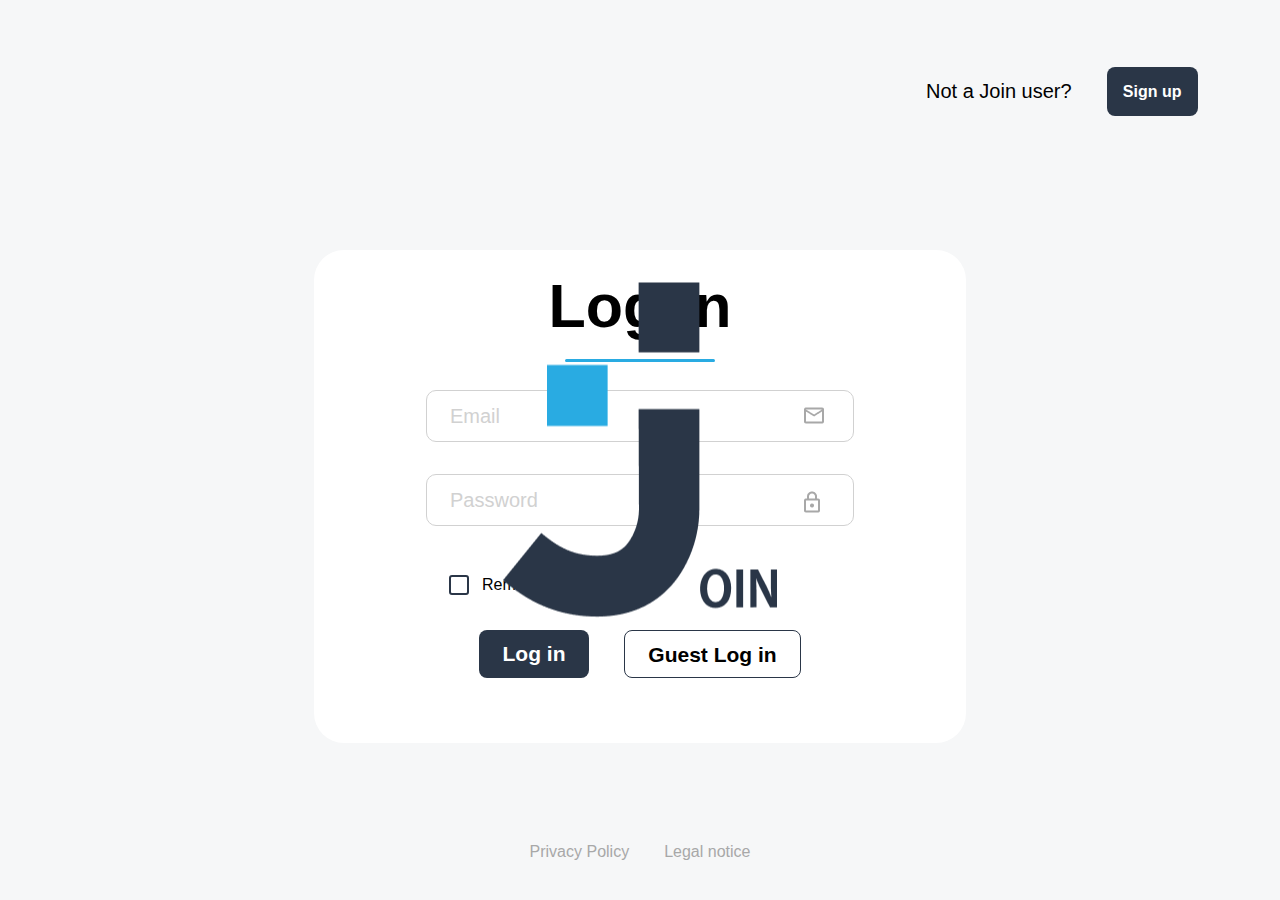
<file: html/index.html>
<!DOCTYPE html>
<html lang="en">
<head>
    <meta charset="UTF-8">
    <meta name="viewport" content="width=device-width, initial-scale=1.0">
    <title>Join</title>
    <link rel="icon" type="image/x-icon" href="/img/joinlogo.png">
    <link rel="stylesheet" href="/css/style.css">
    <script src="/js/include.js"></script>
    <script src="/js/register.js"></script>
    <script src="/js/storage.js"></script>
    <script src="/js/summary.js"></script>
</head>
<body onload="onloadFunc()">
   <div class="main">
        <div class="content">
            <div class="header">
                <div class="logoPlaceholder">
                    <img class="joinlogoAnimation animationLogo" src="/img/joinlogo.png" id="logo">
                    <img class="joinlogoAnimation animationLogo logoMobile" src="/img/joinlogo2.png" id="logo2">
                </div>    
                <div class="sign_up_container fade-in" id="signUpContainer">
                    <p class="signUpText">Not a Join user?</p>
                    <button class="sign_up_button" onclick="changeForm()">Sign up</button>
                </div>
            </div>

            <div id="formFadeIn" class="formLinksContainer fade-in">
                <div id="form" class="form">
                    <div class="formHeadline">
                        <h1 class="formHeadlineText">Log in</h1>
                        <div class="formHeadlineBorder"></div>
                    </div>
                    <form class="mailPassword" onsubmit="login(); return false;">    
                            <div>
                                <input class="inputMail" type="email" id="email-login" placeholder="Email" required>
                            </div>
                            <div>
                                <input class="inputPassword" type="password" id="password-login" placeholder="Password" required>
                            </div>
                        
                        <div class="notification">
                            <p id="msgbox"></p>
                        </div>  
                        <div id="checkboxSignUp" class="loginCheckbox">
                            <input type="checkbox" class="loginCheckBoxRememberMe" id="loginCheckBoxRememberMe">
                            <label for="loginCheckBoxRememberMe" class="loginCheckBoxRememberMeLabel"></label>
                            <p class="loginCheckBoxRememberMeSpan">Remember me</label>
                        </div>
                        <div class="buttons">
                            <button class="buttonLogin" type="submit" >Log in</button>
                            <button class="buttonGuest" type="button" onclick="guestLogin()">Guest Log in</button>
                        </form>
                    </div>
                </div>
                <div class="signUpMobile" id="signUpContainer">
                    <p class="signUpText">Not a Join user?</p>
                    <button class="sign_up_button" onclick="changeForm()">Sign up</button>
                </div>
            </div>
                <div class="footer">
                    <a class="footerLinks" onclick="redirectToPrivacyPoliceSignup()">Privacy Policy</a>
                    <a class="footerLinks" onclick="redirectToLegalNoticeSignup()">Legal notice</a>
                </div>
            </div>
        </div>
    </div>
</body>
</html>
</file>
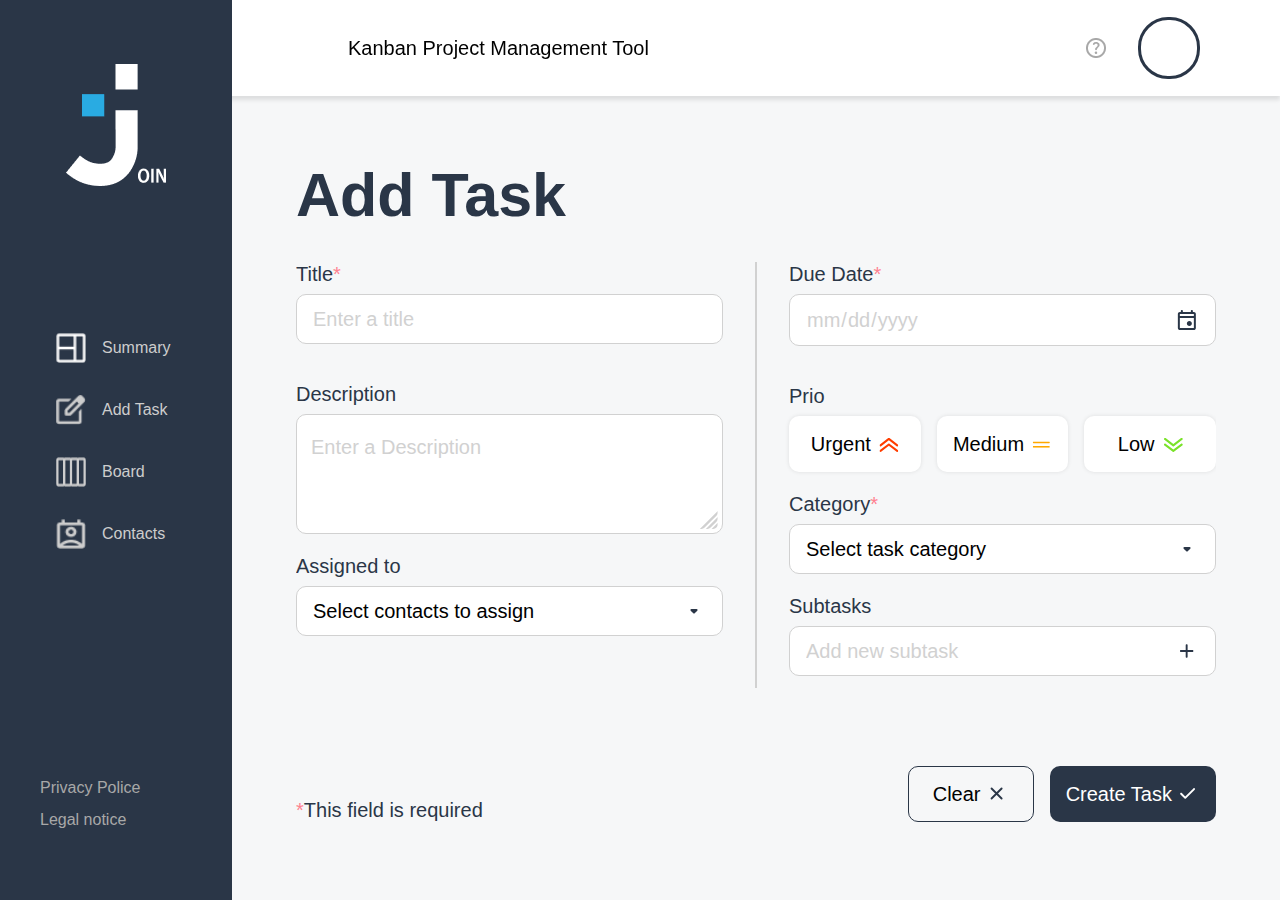
<file: html/addTask.html>
<!DOCTYPE html>
<html lang="en">

<head>
    <meta charset="UTF-8">
    <meta name="viewport" content="width=device-width, initial-scale=1.0">
    <link rel="icon" type="image/x-icon" href="/img/joinlogo.png">
    <title>Add Task</title>
    <script src="/js/storage.js"></script>
    <script src="/js/include.js"></script>
    <script src="/js/register.js"></script>
    <script src="/js/summary.js"></script>
    <script src="/js/board.js"></script>
    <script src="/js/contacts.js"></script>
    <script src="/js/addTask.js"></script>
    <script src="/js/addTaskContacts.js"></script>
    <script src="/js/addTaskSubtask.js"></script>
    <link rel="stylesheet" href="/css/addTask.css">
    <link rel="stylesheet" href="/css/addTaskInputs.css">
    <link rel="stylesheet" href="/css/addTaskResponsive.css">
</head>

<body onload="init()">
    <div w3-include-html="/html/navigationBar.html"></div>
    <div w3-include-html="/html/header.html"></div>
    <div class="addTaskPage" w3-include-html="/html/addTaskTemplate.html"></div>
</body>
</html>
</file>
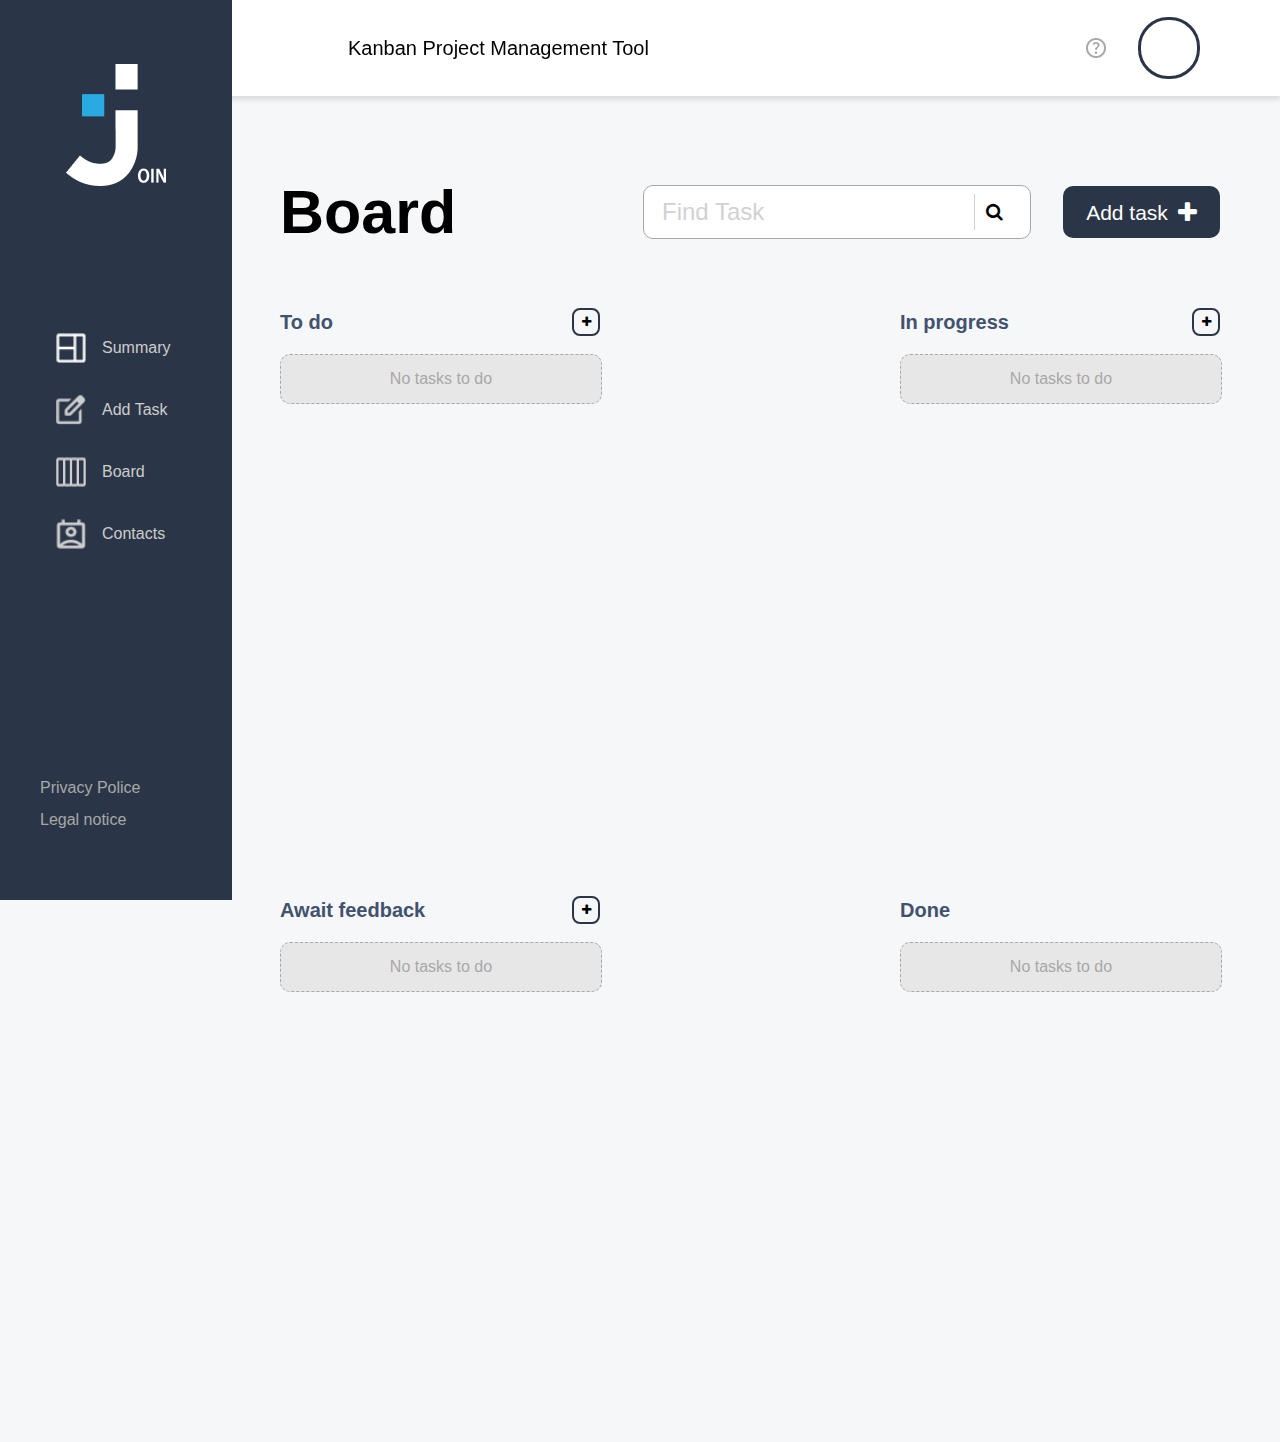
<file: html/board.html>
<!DOCTYPE html>
<html lang="en">
  <head>
    <meta charset="UTF-8" />
    <meta name="viewport" content="width=device-width, initial-scale=1.0" />
    <link rel="icon" type="image/x-icon" href="/img/joinlogo.png" />
    <title>Board</title>
    <link rel="stylesheet" href="/css/board.css" />
    <link rel="stylesheet" href="/css/boardResponsiv.css">
    <link rel="stylesheet" href="/css/edit.css" />
    <link rel="stylesheet" href="/css/addTask.css">
    <link rel="stylesheet" href="/css/addTaskInputs.css">
    <link rel="stylesheet" href="/css/addTaskResponsive.css">
    <link
      rel="stylesheet"
      href="https://cdnjs.cloudflare.com/ajax/libs/font-awesome/4.7.0/css/font-awesome.min.css"
    />
  </head>

  <body onload="initBoard()">
    <div w3-include-html="/html/navigationBar.html"></div>
    <div w3-include-html="/html/header.html"></div>
    <section class="board-section">
      <div class="board-content">
        <div class="board-header">
          <h1>Board</h1>
          <div class="addTask-content">
            <div class="search-content">
              <input
                type="text"
                placeholder="Find Task"
                id="search-input"
                autocomplete="off"
                onkeyup="searchTask()"
              />
              <div class="search-line-content">
                <div class="line-content"></div>
                <button class="search-btn" onclick="searchTask()">
                  <i class="fa fa-search" id="search-icon"></i>
                </button>
              </div>
            </div>
            <div class="addTask-button" onclick="openAddTask()">
              Add task
              <i class="fa fa-plus" style="font-size: 24px"></i>
            </div>
            <div class="addTask-button-responsiv" onclick="checkwidthForAddTask()"><i class="fa fa-plus" style="font-size: 24px"></i></div>
          </div>
        </div>

        <div id="addTask" class="addTaskBoard slide-in hidden">
          <div w3-include-html="addTaskTemplate.html"></div>
        </div>

        <div w3-include-html="edit.html"></div>

        <div class="board-management-content">
          <div class="inner-management-content">
            <div class="title-m-content"> 
              <p class="title-m">To do</p>
              <button onclick="updateButtonOnClick()" class="plus-btn">
                <i class="fa fa-plus" style="font-size: 12px"></i>
              </button>
            </div>
            <div id="noTask-toDo">
              <p>No tasks to do</p>
            </div>
            <div id="newTask-toDo" ondrop="moveTo('To Do')" ondragover="allowDrop(event)">
            </div>
          </div>
          <div class="inner-management-content">
            <div class="title-m-content">
              <p class="title-m">In progress</p>
              <button onclick="updateButtonOnClick()" class="plus-btn">
                <i class="fa fa-plus" style="font-size: 12px"></i>
              </button>
            </div>
            <div id="noTask-inProgress">
              <p id="inProgressText">No tasks to do</p>
            </div>
            <div id="newTask-inProgress" ondrop="moveTo('In progress')"
            ondragover="allowDrop(event);"></div>
          </div>
          <div class="inner-management-content">
            <div class="title-m-content">
              <p class="title-m">Await feedback</p>
              <button onclick="updateButtonOnClick()" class="plus-btn">
                <i class="fa fa-plus" style="font-size: 12px"></i>
              </button>
            </div>
            <div id="noTask-await">
              <p>No tasks to do</p>
            </div>
            <div id="newTask-await" ondrop="moveTo('Await feedback')" ondragover="allowDrop(event);">
            </div>
          </div>
          <div class="inner-management-content">
            <div class="title-m-content">
              <p class="title-m">Done</p>
            </div>
            <div id="noTask-done">
              <p>No tasks to do</p>
            </div>
            <div id="newTask-done" ondrop="moveTo('Done')" ondragover="allowDrop(event)"></div>
          </div>
        </div>
      </div>
      
      <div id="showTask" class="showTask slide-in hidden"></div>
    </section>
    <div class="overlay hidden" onclick="closeMe()"></div>
    <script src="/js/contacts.js"></script>
    <script src="/js/board.js"></script>
    <script src="/js/boardEditContacts.js"></script>
    <script src="/js/openTaskBorad.js"></script>
    <script src="/js/openEditTaskBoard.js"></script>
    <script src="/js/storage.js"></script>
    <script src="/js/include.js"></script>
    <script src="/js/addTask.js"></script>
    <script src="/js/addTaskContacts.js"></script>
    <script src="/js/addTaskSubtask.js"></script>
    <script src="/js/summary.js"></script>
    <script src="/js/register.js"></script>
  </body>
</html>
</file>
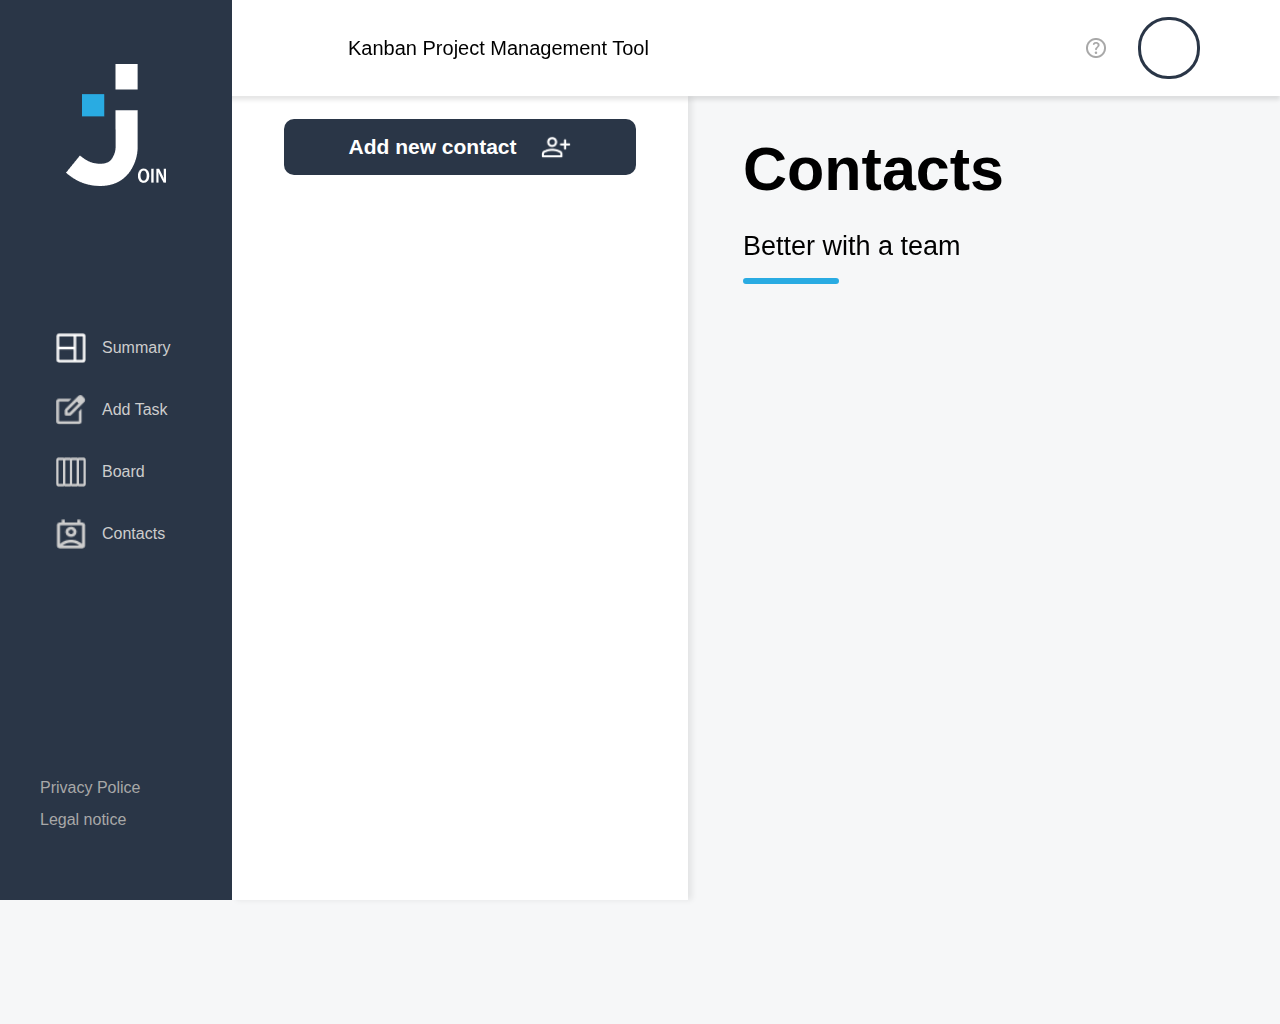
<file: html/contacts.html>
<!DOCTYPE html>
<html lang="en">
<head>
    <meta charset="UTF-8">
    <meta name="viewport" content="width=device-width, initial-scale=1.0">
    <title>Contacts</title>
    <link rel="icon" type="image/x-icon" href="/img/joinlogo.png">
    <script src="/js/contacts.js"></script>
    <script src="/js/include.js"></script>
    <script src="/js/register.js"></script>
    <script src="/js/storage.js"></script>
    <script src="/js/contactsEditAndDelete.js"></script>
    <link rel="stylesheet" href="/css/navBarHeader.css">
    <link rel="stylesheet" href="/css/contacts.css">
    <link rel="stylesheet" href="/css/contactsResponsive.css">
</head>
<body onload="init()">
    <div w3-include-html="/html/header.html"></div>
    <div w3-include-html="/html/navigationBar.html"></div>

    <div id="overlay" class="overlay"></div>
    <div id="dialogNewContactDiv" class="dialogNewContactDiv"></div>
    <div class="contactsMainDiv">
        <div class="contactsLeftSide">
            <div class="addNewContactDiv">
                <button onclick="addNewContact()" class="addContactButton">
                    <b class="addNewContactHeadline">Add new contact</b>
                    <img class="addPersonPng" src="/img/person_add.png">
                </button>
            </div>
            <div id="contactList" class="contactList">
            </div>
        </div>
    </div>
    <div id="contactsRightSideMainDivId" class="contactsRightSideMainDiv">
        <div id="contactsRightSide" class="contactsRightSide contactsRightSideMainDiv.slide-in">
            <div class="contactsHeadlineAndLeftIconDiv">
            <h1 class="contactsHeadlineRightSection">Contacts</h1>
                <img onclick="goBackResponsive()" class="backLogoResponsive" src="/img/arrow-left-line.png">
            </div>
                <div class="lineRightSection"></div>
                <p class="contactsRightBetterWith">Better with a team</p>
        </div>
        <div id="contactsRightSectionShowProfil" class="contactsRightSectionShowProfil">
        </div>
    </div>
</body>
</html>
</file>
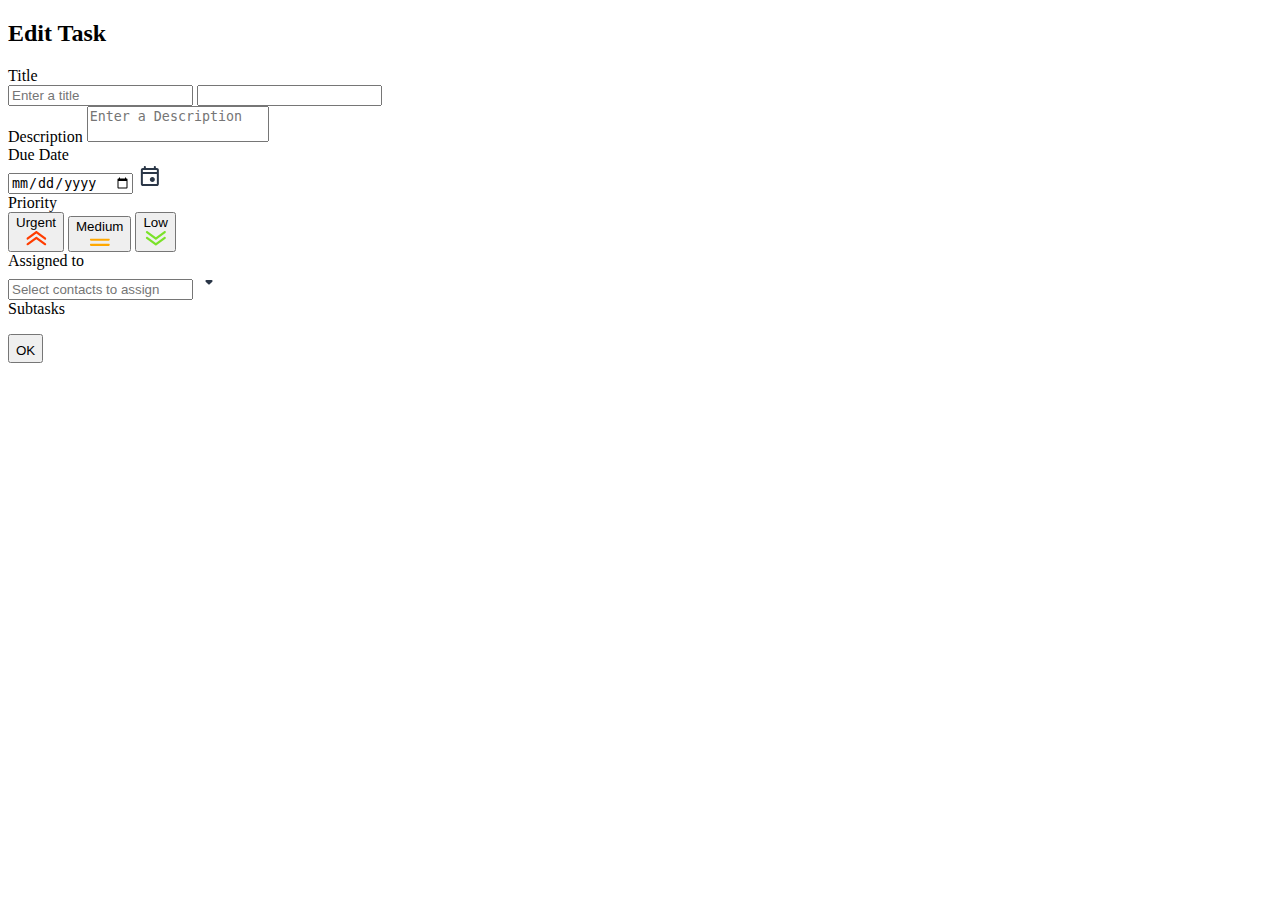
<file: html/edit.html>
<!DOCTYPE html>
<html lang="en">
  <head>
    <meta charset="UTF-8" />
    <meta name="viewport" content="width=device-width, initial-scale=1.0" />
    <title>AddTaskEdit</title>
  </head>
  <body>
    <div id="addTask-edit" class="hidden">
      <div class="addTask-edit-top">
        <div class="addTask-title-content">
          <h2 class="addTask-edit-title">Edit Task</h2>
          <i onclick="closeMe()" class="fa fa-close close-edit-btn"></i>
        </div>
        <div class="input-section-edit">
          <div class="input-section-left-edit">
            <div class="input-container-edit">
              <label for="addTask-edit-title">Title</label>
              <div class="input-container-required">
                <div class="input-container-edit" tabindex="1">
                  <input
                    id="addTask-edit-title"
                    class="input-edit"
                    type="text"
                    placeholder="Enter a title"
                    autocomplete="off"
                    required
                  />
                  <input type="text" class="hidden" id="hiddenInput" />
                </div>
              </div>
            </div>
            <div class="input-container-edit">
              <label for="addTask-edit-description">Description</label>
              <textarea
                id="addTask-edit-description"
                class="input-edit"
                placeholder="Enter a Description"
                style="resize: none"
                autocomplete="off"
              ></textarea>
            </div>
          </div>

          <div class="input-section-right-edit">
            <div class="input-section-element">
              <label for="addTask-edit-dueDate">Due Date</label>
              <div class="input-container-required">
                <div
                  id="addTask-dueDate"
                  onclick="hideRequiredInfo('addTask-dueDate', 'required-date')"
                  class="input-container"
                >
                  <input
                    id="task-edit-Date"
                    class="inputfield"
                    type="date"
                    placeholder="dd/mm/yyyy"
                    required
                  />
                  <img src="/img/event.svg" />
                </div>
              </div>
            </div>
            <div class="input-section-element-edit">
              <span class="Priority-title">Priority</span>
              <div class="prio-buttons">
                <button
                  id="urgentEditButton"
                  onclick="activeEditButton()"
                  class="urgent-edit-button"
                >
                  <span>Urgent</span>
                  <div class="urgent-edit-img"><img id="urgentImg" src="/img/PrioAltaRed.svg" alt="UrgenIcon"></div>
                </button>
                <button
                  id="mediumEditButton"
                  onclick="activeEditButton()"
                  class="medium-edit-button"
                >
                  <span>Medium</span>
                  <div class="medium-edit-img"> <img id="mediumImg" src="/img/PrioMediaOrange.svg" alt="mediumIcon"></div>
                </button>
                <button
                  id="lowEditButton"
                  onclick="activeEditButton()"
                  class="low-edit-button"
                >
                  <span>Low</span>
                  <div class="low-edit-img"><img id="lowImg" src="/img/PrioBajaGreen.svg" alt="LowIcon"></div>
                </button>
              </div>
            </div>

            <div id="input-assigned-edit-section" class="input-section-element">
              <label for="addTask-edit-assigned">Assigned to</label>
              <div
                id="contacts-input-container"
                onclick="openEditContacts()"
                class="input-container input-container-select"
                tabindex="1"
              >
                <input
                  id="addTask-edit-assigned"
                  onkeyup="searchEditContacts()"
                  class="inputfield"
                  type="text"
                  placeholder="Select contacts to assign"
                  onfocus="this.placeholder = ''"
                  onblur="this.placeholder = 'Select contacts to assign'"
                />
                <img
                  id="dropdown-img-contacts-edit"
                  onclick="openCloseEditContacts(event)"
                  class="dropdown-edit-img"
                  src="/img/arrow_drop_down.svg"
                />
              </div>
              <div id="user-content-edit-letter" class="user-content-edit-letter"></div>
              <div
                id="selectedContacts-edit" class="contact-circles d-none"></div>
              <div id="addTask-contacts-container-edit" class="d-none"></div>
            </div>

            <div class="input-section-element">
              <label for="addTask-edit-subtasks">Subtasks</label>
              <div class="input-edit-subtask">
              </div>
              <ul id="newSubtask"></ul>
            </div>
          </div>
        </div>
      </div>
      <div class="addTask-edit-bottom">
        <button class="save-button" onclick="saveEditTask()">
          <span>OK</span>
          <i class="fa fa-check" style="font-size: 20px"></i>
        </button>
      </div>
    </div>
  </body>
</html>
</file>
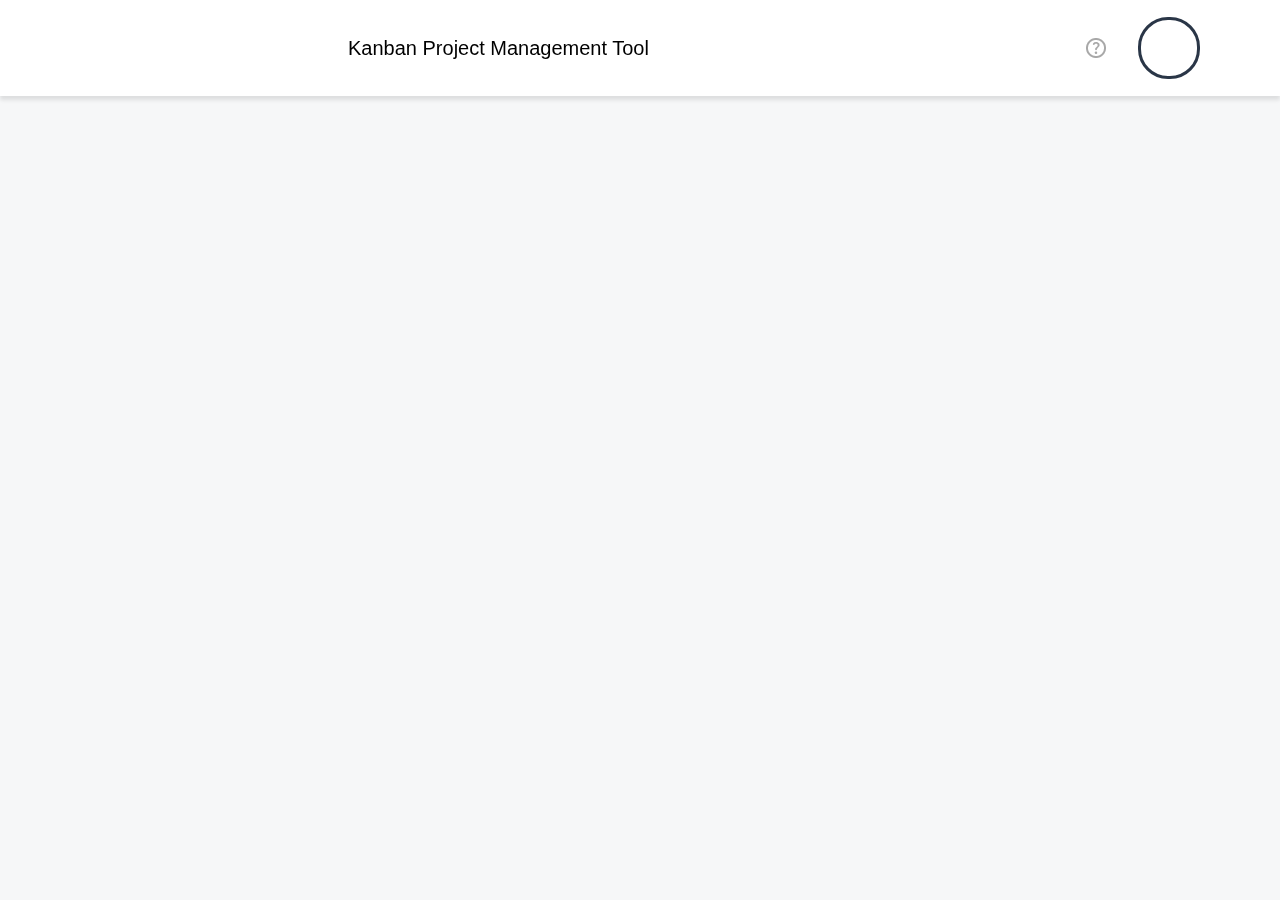
<file: html/header.html>
<!DOCTYPE html>
<html lang="en">
<head>
    <meta charset="UTF-8">
    <meta name="viewport" content="width=device-width, initial-scale=1.0">
    <title>Document</title>
    <link rel="stylesheet" href="/css/navBarHeader.css">
    <link rel="stylesheet" href="/css/navBarHeaderResponsive.css">
    <script src="/js/include.js"></script>
    <script src="/js/register.js"></script>
    <script src="/js/storage.js"></script>
</head>
<body>
    <div class="header">
        <div class="headerLogoMedia">
            <img class="headerLogoMedia" src="/img/joinlogo.png">
        </div>
        <div class="headline">
            <p>Kanban Project Management Tool</p>
        </div>
        <div class="headerInfo" id="headerInfo">   
            <div class="helpUser">
                <img class="helpImage" src="/img/help.png" onclick="redirectToHelp()">
            </div>    
            <div class="headerLogoutButton" onclick="toggleMenu()">
                <div class="ellipseInitials">
                    <span class="userInitials" id="userInitials"></span>
                </div>
                <div class="dropdownMenu d-none">
                    <a href="#" id="help" onclick="redirectToHelp()">Help</a>
                    <a href="#" id="pp" onclick="redirectToPrivacyPolice()">Privacy Police</a>
                    <a href="#" id="ln" onclick="redirectToLegalNotice()">Legal Notice</a>
                    <a href="#" id="logout" onclick="logout()">Logout</a>
                </div>
            </div>
        </div>
    </div>
</body>
</html>
</file>
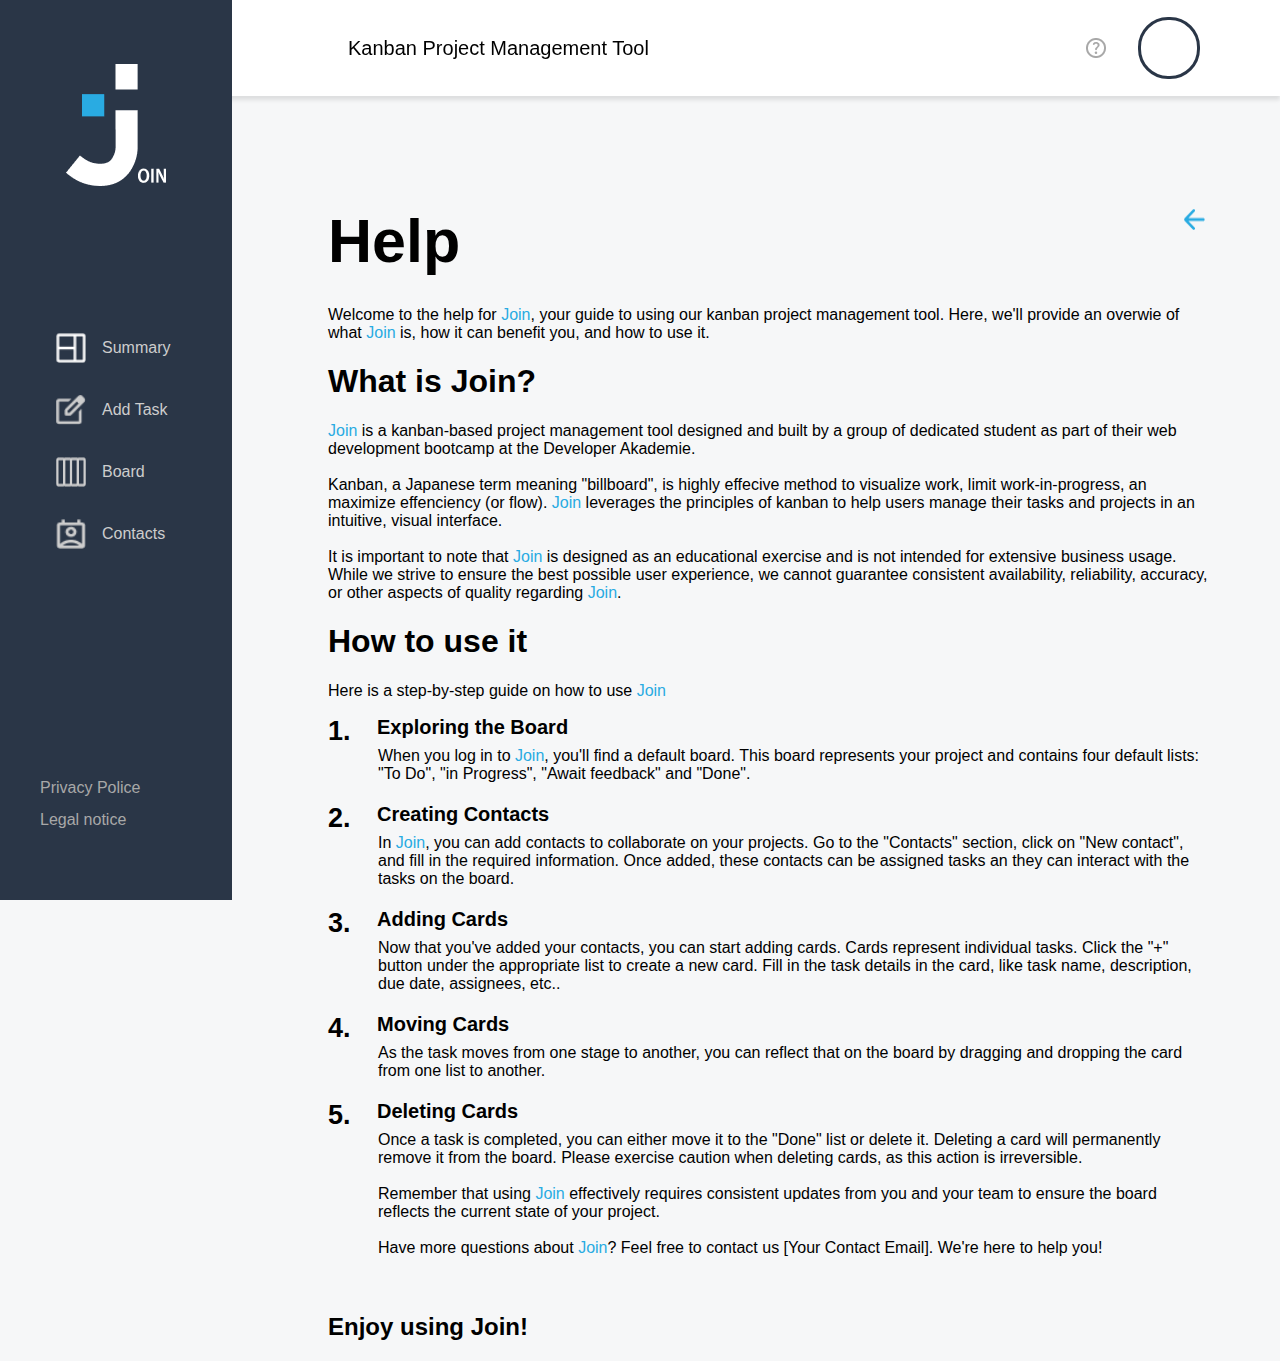
<file: html/help.html>
<!DOCTYPE html>
<html lang="en">
<head>
    <meta charset="UTF-8">
    <meta name="viewport" content="width=device-width, initial-scale=1.0">
    <title>Join-Help</title>
    <link rel="icon" type="image/x-icon" href="/img/joinlogo.png">
    <link rel="stylesheet" href="/css/navBarHeader.css">
    <link rel="stylesheet" href="/css/navBarHeaderResponsive.css">
    <link rel="stylesheet" href="/css/help.css">
    <script src="/js/include.js"></script>
    <script src="/js/summary.js"></script>
    <script src="/js/storage.js"></script>
    <script src="/js/register.js"></script>
</head>
<body onload="initHelp()">
    <div w3-include-html="/html/navigationBar.html"></div>
    <div>
        <div w3-include-html="/html/header.html"></div>
        <div class="textHeadline">
            <div class="headline-vector">
                <span class="helpHeadline">Help</span>
                <div onclick="history.back()"><img class="vector" src="/img/Vector.png"></div>
            </div>
            <span>Welcome to the help for <span class="highlight">Join</span>, your guide to using our kanban project management tool. Here, we'll provide an overwie of what <span class="highlight">Join</span> is, how it can benefit you, and how to use it. </span>
            
            <h1>What is Join?</h1>
            <span><span class="highlight">Join</span> is a kanban-based project management tool designed and built by a group of dedicated student as part of their web development bootcamp at the Developer Akademie.</span>
            <br>
            <span>Kanban, a Japanese term meaning "billboard", is highly effecive method to visualize work, limit work-in-progress, an maximize effenciency (or flow).
                <span class="highlight">Join</span> leverages the principles of kanban to help users manage their tasks and projects in an intuitive, visual interface.
            </span>
            <br>
            <span>
                It is important to note that <span class="highlight">Join</span> is designed as an educational exercise and is not intended for extensive business usage. 
                While we strive to ensure the best possible user experience, we cannot guarantee consistent availability, reliability, accuracy, or other aspects of quality regarding <span class="highlight">Join</span>.
            </span>
            <h1>How to use it</h1>
            <span>Here is a step-by-step guide on how to use <span class="highlight">Join</span></span>
            <ol>
                <li>
                    <span class="howToHeadlines">Exploring the Board</span> 
                    <br> 
                    <span class="listMargin">When you log in to <span class="highlight">Join</span>, you'll find a default board. This board represents your project and contains four default lists: "To Do", "in Progress",
                          "Await feedback" and "Done".
                    </span>
                </li>
                <li>
                    <span class="howToHeadlines">Creating Contacts</span> 
                    <br> 
                    <span class="listMargin">In <span class="highlight">Join</span>, you can add contacts to collaborate on your projects. Go to the "Contacts" section, click on "New contact", and fill in the required information. 
                          Once added, these contacts can be assigned tasks an they can interact with the tasks on the board.
                    </span>
                </li>
                <li>
                    <span class="howToHeadlines">Adding Cards</span> 
                    <br> 
                    <span class="listMargin">
                         Now that you've added your contacts, you can start adding cards. Cards represent individual tasks. Click the "+" button under the appropriate list to create a new card.
                         Fill in the task details in the card, like task name, description, due date, assignees, etc..
                    </span>
                </li>
                <li>
                    <span class="howToHeadlines">Moving Cards</span> 
                    <br> 
                    <span class="listMargin">
                        As the task moves from one stage to another, you can reflect that on the board by dragging and dropping the card from one list to another.
                    </span>
                </li>
                <li>
                    <span class="howToHeadlines">Deleting Cards</span> 
                    <br> 
                    <span class="listMargin">
                          Once a task is completed, you can either move it to the "Done" list or delete it.
                          Deleting a card will permanently remove it from the board. Please exercise caution when deleting cards, as this action is irreversible.
                          <br><br>
                          Remember that using <span class="highlight">Join</span> effectively requires consistent updates from you and your team to ensure the board reflects the
                          current state of your project.
                          <br><br>
                          Have more questions about <span class="highlight">Join</span>? Feel free to contact us [Your Contact Email]. We're here to help you!
                    </span>
                </li>
             </ol>
            <h2>Enjoy using Join!</h2>
        </div>
    </div>
</body>
</html>
</file>
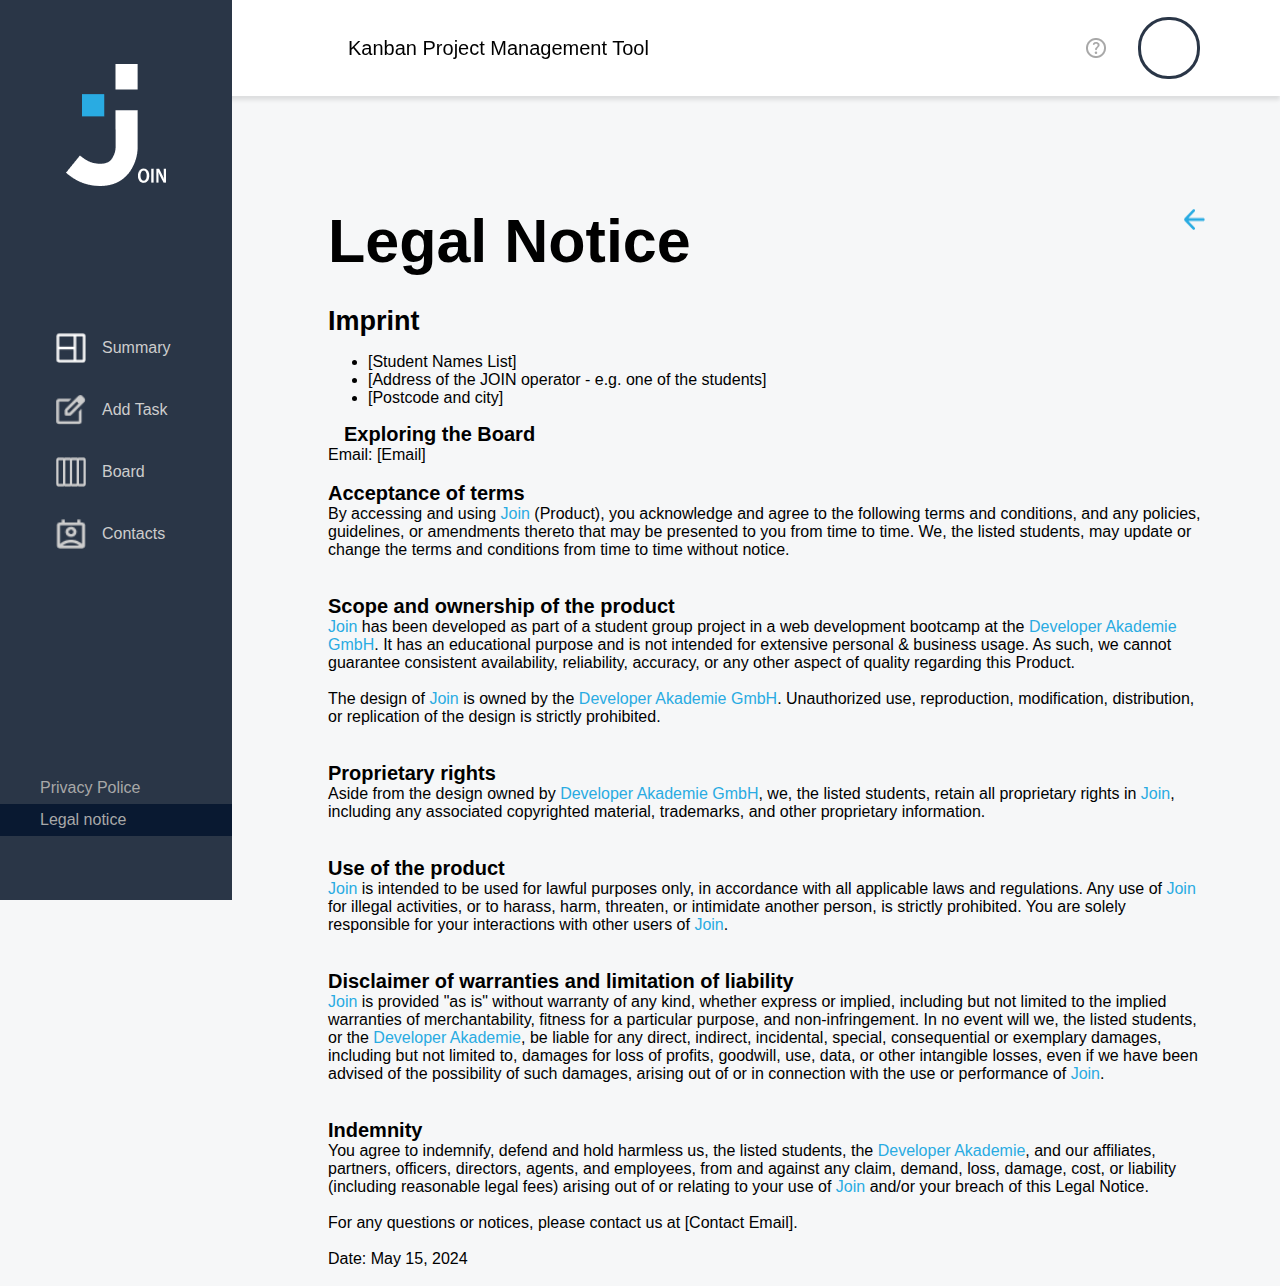
<file: html/legalNotice.html>
<!DOCTYPE html>
<html lang="en">
<head>
    <meta charset="UTF-8">
    <meta name="viewport" content="width=device-width, initial-scale=1.0">
    <title>Legal Notice</title>
    <link rel="icon" type="image/x-icon" href="/img/joinlogo.png">
    <link rel="stylesheet" href="/css/navBarHeader.css">
    <link rel="stylesheet" href="/css/navBarHeaderResponsive.css">
    <link rel="stylesheet" href="/css/legalNotice_privacyPolice.css">
    <script src="/js/storage.js"></script>
    <script src="/js/include.js"></script>
    <script src="/js/legalNotice.js"></script>
    <script src="/js/register.js"></script>
    <script src="/js/summary.js"></script>
</head>
<body onload="init()">
    <div w3-include-html="/html/navigationBar.html"></div>
    <div>
        <div w3-include-html="/html/header.html"></div>
        <div class="textHeadline">
            <div class="headline-vector">
                <span class="main-headline">Legal Notice</span>
                <div onclick="history.back()"><img class="vector" src="/img/Vector.png" id="backButton"></div>
            </div>
        <span class="imprint">Imprint</span>
        <ul>
            <li>[Student Names List]</li>
            <li>[Address of the JOIN operator - e.g. one of the students]</li>
            <li>[Postcode and city]</li>
        </ul>
        <span class="headlines" style="padding-left: 16px;">Exploring the Board</span>
        <span>Email: [Email]</span><br>
        <span>
            <span class="headlines">Acceptance of terms</span><br>
            By accessing and using <span class="highlight">Join</span> (Product), you acknowledge and agree to the following terms and conditions, and any policies, guidelines, or amendments thereto that may be presented to you from time to time. 
            We, the listed students, may update or change the terms and conditions from time to time without notice.
        </span>
        <span><br><br>
            <span class="headlines">Scope and ownership of the product</span><br>
            <span class="highlight">Join</span> has been developed as part of a student group project in a web development bootcamp at the <span class="highlight">Developer Akademie GmbH</span>. 
            It has an educational purpose and is not intended for extensive personal & business usage. As such, we cannot guarantee consistent availability, reliability, accuracy, or any other aspect of quality regarding this Product.<br><br>

            The design of <span class="highlight">Join</span> is owned by the <span class="highlight">Developer Akademie GmbH</span>. Unauthorized use, reproduction, modification, distribution, or replication of the design is strictly prohibited.
        </span><br><br>
        <span>
            <span class="headlines">Proprietary rights</span><br>
            Aside from the design owned by <span class="highlight">Developer Akademie GmbH</span>, we, the listed students, retain all proprietary rights in <span class="highlight">Join</span>, including any associated copyrighted material,
            trademarks, and other proprietary information.
        </span><br><br>
        <span>
            <span class="headlines">Use of the product</span><br>
            <span class="highlight">Join</span> is intended to be used for lawful purposes only, in accordance with all applicable laws and regulations. Any use of <span class="highlight">Join</span> for illegal activities, or to harass, harm, threaten, 
            or intimidate another person, is strictly prohibited. You are solely responsible for your interactions with other users of <span class="highlight">Join</span>.
        </span><br><br>
        <span>
            <span class="headlines">Disclaimer of warranties and limitation of liability</span><br>
            <span class="highlight">Join</span> is provided "as is" without warranty of any kind, whether express or implied, including but not limited to the implied warranties of merchantability, fitness for a particular purpose, and non-infringement. 
            In no event will we, the listed students, or the <span class="highlight">Developer Akademie</span>, be liable for any direct, indirect, incidental, special, consequential or exemplary damages, including but not limited to, damages for loss of profits, goodwill, use, data, 
            or other intangible losses, even if we have been advised of the possibility of such damages, arising out of or in connection with the use or performance of <span class="highlight">Join</span>.
        </span><br><br>
        <span class="last-span">
            <span class="headlines">Indemnity</span><br>
            You agree to indemnify, defend and hold harmless us, the listed students, the <span class="highlight">Developer Akademie</span>, and our affiliates, partners, officers, directors, 
            agents, and employees, from and against any claim, demand, loss, damage, cost, or liability (including reasonable legal fees) arising out of or 
            relating to your use of <span class="highlight">Join</span> and/or your breach of this Legal Notice.<br><br>

            For any questions or notices, please contact us at [Contact Email]. <br><br>

            Date: May 15, 2024
            <br><br>
        </span>  
    </div>
</body>
</html>
</file>
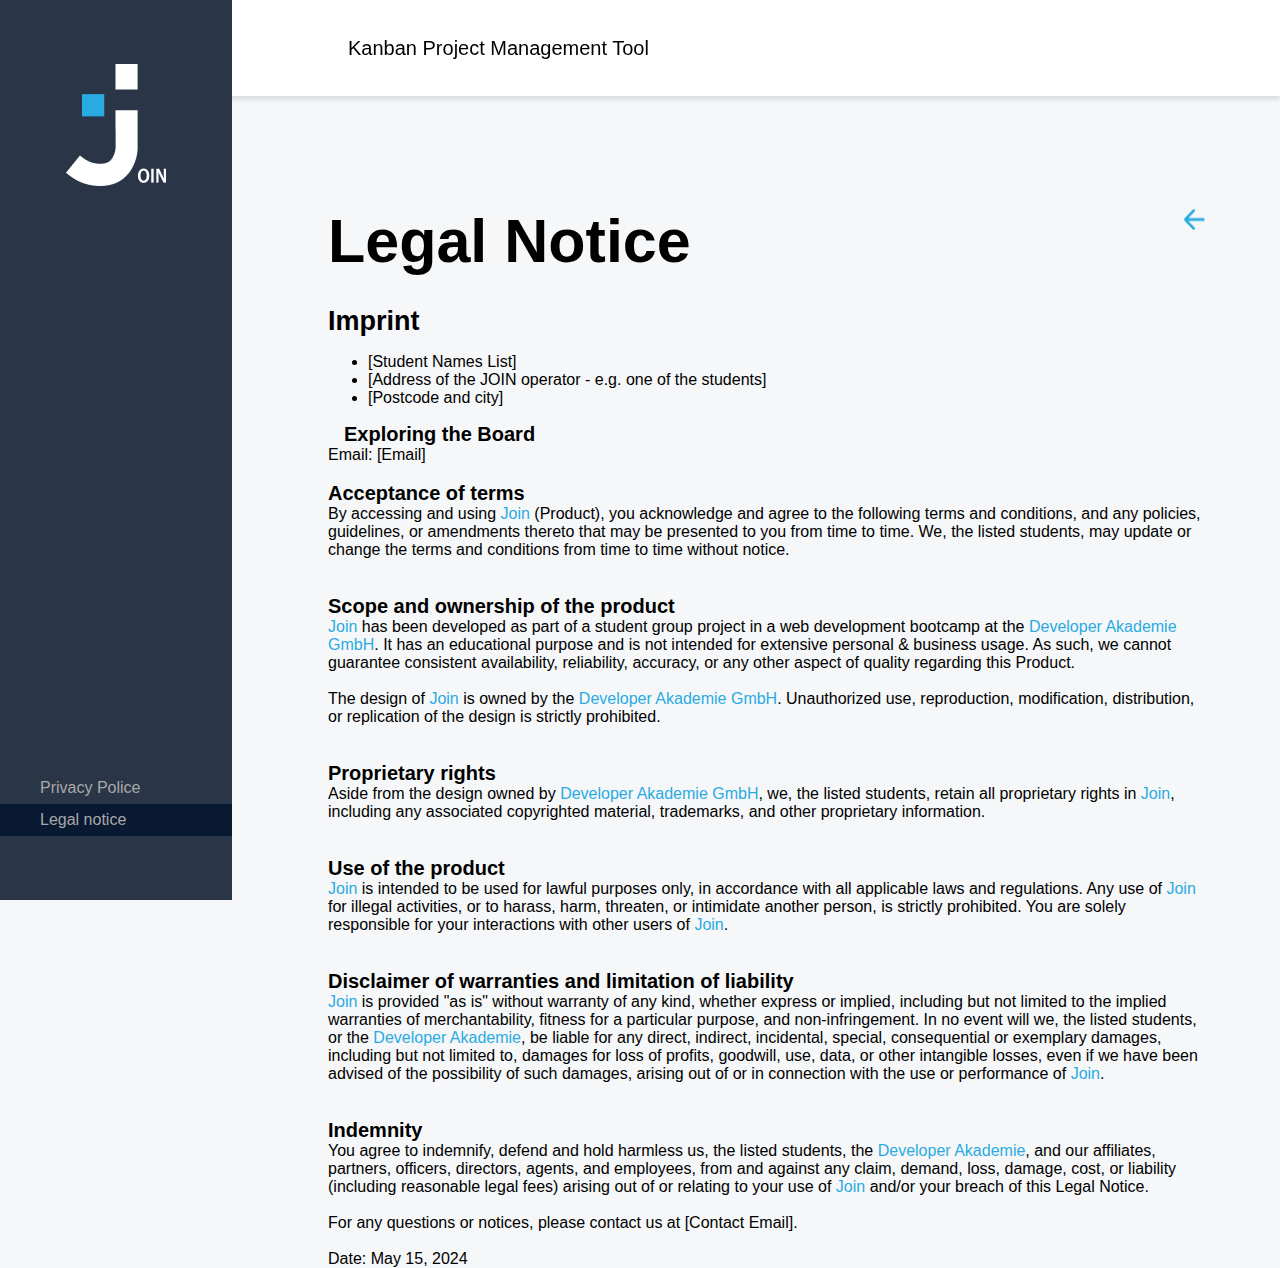
<file: html/legalNoticeSignup.html>
<!DOCTYPE html>
<html lang="en">
<head>
    <meta charset="UTF-8">
    <meta name="viewport" content="width=device-width, initial-scale=1.0">
    <title>Legal Notice</title>
    <link rel="icon" type="image/x-icon" href="/img/joinlogo.png">
    <link rel="stylesheet" href="/css/navBarHeader.css">
    <link rel="stylesheet" href="/css/legalNotice_privacyPolice.css">
    <link rel="stylesheet" href="/css/navBarHeaderResponsive.css">
    <script src="/js/include.js"></script>
    <script src="/js/legalNotice.js"></script>
    <script src="/js/storage.js"></script>
</head>
<body onload="initSignupLegal()">
    <div class="header">
        <div class="headerLogoMedia">
            <img class="headerLogoMedia" src="/img/joinlogo.png">
        </div>
        <div class="headline">
            <p>Kanban Project Management Tool</p>
        </div>
    </div>

    <div class="main">
        <div class="sideMenu">
            <div>
                <img class="logo" src="/img/joinlogo2.png">
            </div>
            <div class="navBar-container">
            </div>
            <div class="links-container">
                <div class="links" id="privacyPolice"><a class="link" href="/html/privacyPoliceSignup.html">Privacy Police</a></div>
                <div class="links" id="legalNotice"><a class="link" href="/html/legalNoticeSignup.html">Legal notice</a></div>
            </div>
        </div>
    </div>
    <div>
        <div class="textHeadline">
            <div class="headline-vector">
                <span class="main-headline">Legal Notice</span>
                <a href="/html/index.html"><img class="vector" src="/img/Vector.png" id="backButton"></a>
            </div>
        <span class="imprint">Imprint</span>
        <ul>
            <li>[Student Names List]</li>
            <li>[Address of the JOIN operator - e.g. one of the students]</li>
            <li>[Postcode and city]</li>
        </ul>
        <span class="headlines" style="padding-left: 16px;">Exploring the Board</span>
        <span>Email: [Email]</span><br>
        <span>
            <span class="headlines">Acceptance of terms</span><br>
            By accessing and using <span class="highlight">Join</span> (Product), you acknowledge and agree to the following terms and conditions, and any policies, guidelines, or amendments thereto that may be presented to you from time to time. 
            We, the listed students, may update or change the terms and conditions from time to time without notice.
        </span>
        <span><br><br>
            <span class="headlines">Scope and ownership of the product</span><br>
            <span class="highlight">Join</span> has been developed as part of a student group project in a web development bootcamp at the <span class="highlight">Developer Akademie GmbH</span>. 
            It has an educational purpose and is not intended for extensive personal & business usage. As such, we cannot guarantee consistent availability, reliability, accuracy, or any other aspect of quality regarding this Product.<br><br>

            The design of <span class="highlight">Join</span> is owned by the <span class="highlight">Developer Akademie GmbH</span>. Unauthorized use, reproduction, modification, distribution, or replication of the design is strictly prohibited.
        </span><br><br>
        <span>
            <span class="headlines">Proprietary rights</span><br>
            Aside from the design owned by <span class="highlight">Developer Akademie GmbH</span>, we, the listed students, retain all proprietary rights in <span class="highlight">Join</span>, including any associated copyrighted material,
            trademarks, and other proprietary information.
        </span><br><br>
        <span>
            <span class="headlines">Use of the product</span><br>
            <span class="highlight">Join</span> is intended to be used for lawful purposes only, in accordance with all applicable laws and regulations. Any use of <span class="highlight">Join</span> for illegal activities, or to harass, harm, threaten, 
            or intimidate another person, is strictly prohibited. You are solely responsible for your interactions with other users of <span class="highlight">Join</span>.
        </span><br><br>
        <span>
            <span class="headlines">Disclaimer of warranties and limitation of liability</span><br>
            <span class="highlight">Join</span> is provided "as is" without warranty of any kind, whether express or implied, including but not limited to the implied warranties of merchantability, fitness for a particular purpose, and non-infringement. 
            In no event will we, the listed students, or the <span class="highlight">Developer Akademie</span>, be liable for any direct, indirect, incidental, special, consequential or exemplary damages, including but not limited to, damages for loss of profits, goodwill, use, data, 
            or other intangible losses, even if we have been advised of the possibility of such damages, arising out of or in connection with the use or performance of <span class="highlight">Join</span>.
        </span><br><br>
        <span>
            <span class="headlines">Indemnity</span><br>
            You agree to indemnify, defend and hold harmless us, the listed students, the <span class="highlight">Developer Akademie</span>, and our affiliates, partners, officers, directors, 
            agents, and employees, from and against any claim, demand, loss, damage, cost, or liability (including reasonable legal fees) arising out of or 
            relating to your use of <span class="highlight">Join</span> and/or your breach of this Legal Notice.<br><br>

            For any questions or notices, please contact us at [Contact Email]. <br><br>

            Date: May 15, 2024
        </span>

        
    </div>
</body>
</html>
</file>
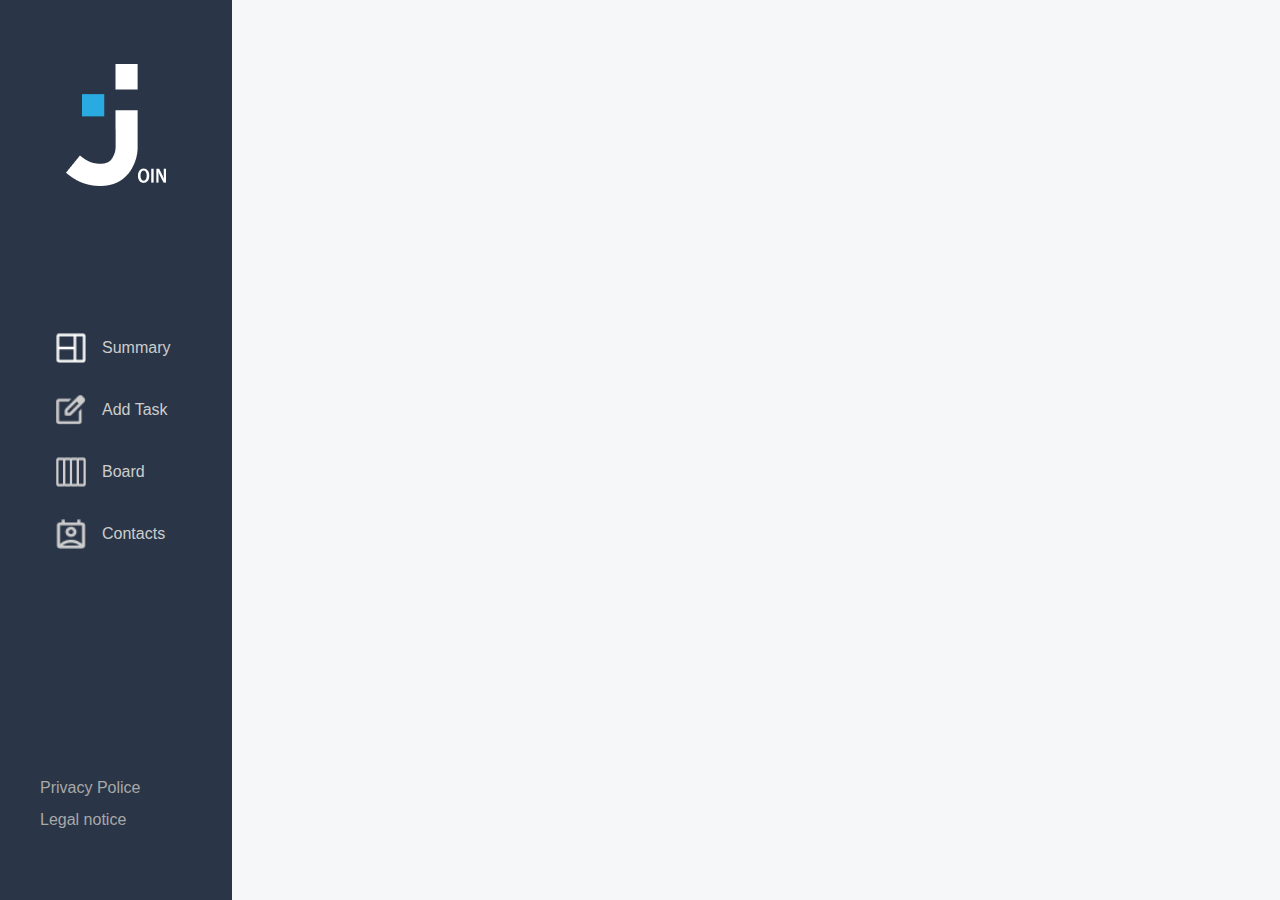
<file: html/navigationBar.html>
<!DOCTYPE html>
<html lang="en">
<head>
    <meta charset="UTF-8">
    <meta name="viewport" content="width=device-width, initial-scale=1.0">
    <title>Document</title>
    <link rel="stylesheet" href="/css/navBarHeader.css">
    <link rel="stylesheet" href="/css/navBarHeaderResponsive.css">
    <script src="/js/include.js"></script>
</head>
<body>
    <div class="main">
        <div class="sideMenu">
            <div>
                <img class="logo" src="/img/joinlogo2.png">
            </div>
            <div class="navBar-container">
                <div class="linksNav" onclick="redirectToSummary()" id="summary">
                    <img class="navImage" src="/img/summary.png">
                    <p>Summary</p> 
                </div>
                <div class="linksNav" onclick="redirectToAddTask()" id="addTaskMenu">
                    <img  class="navImage"src="/img/addTask.png">
                    <p>Add Task</p>
                </div>
                <div class="linksNav" onclick="redirectToBoard()" id="board">
                    <img  class="navImage"src="/img/board.png">
                    <p>Board</p>
                </div>
                <div class="linksNav" onclick="redirectToContact()" id="contacts">
                    <img  class="navImage"src="/img/contact.png">
                    <p>Contacts</p>
                </div>
            </div>
            <div class="links-container">
                <div class="links" id="privacyPolice"><a class="link" href="./privacyPolice.html">Privacy Police</a></div>
                <div class="links" id="legalNotice"><a class="link" href="./legalNotice.html">Legal notice</a></div>
            </div>
        </div>
    </div>
</body>
</html>
</file>
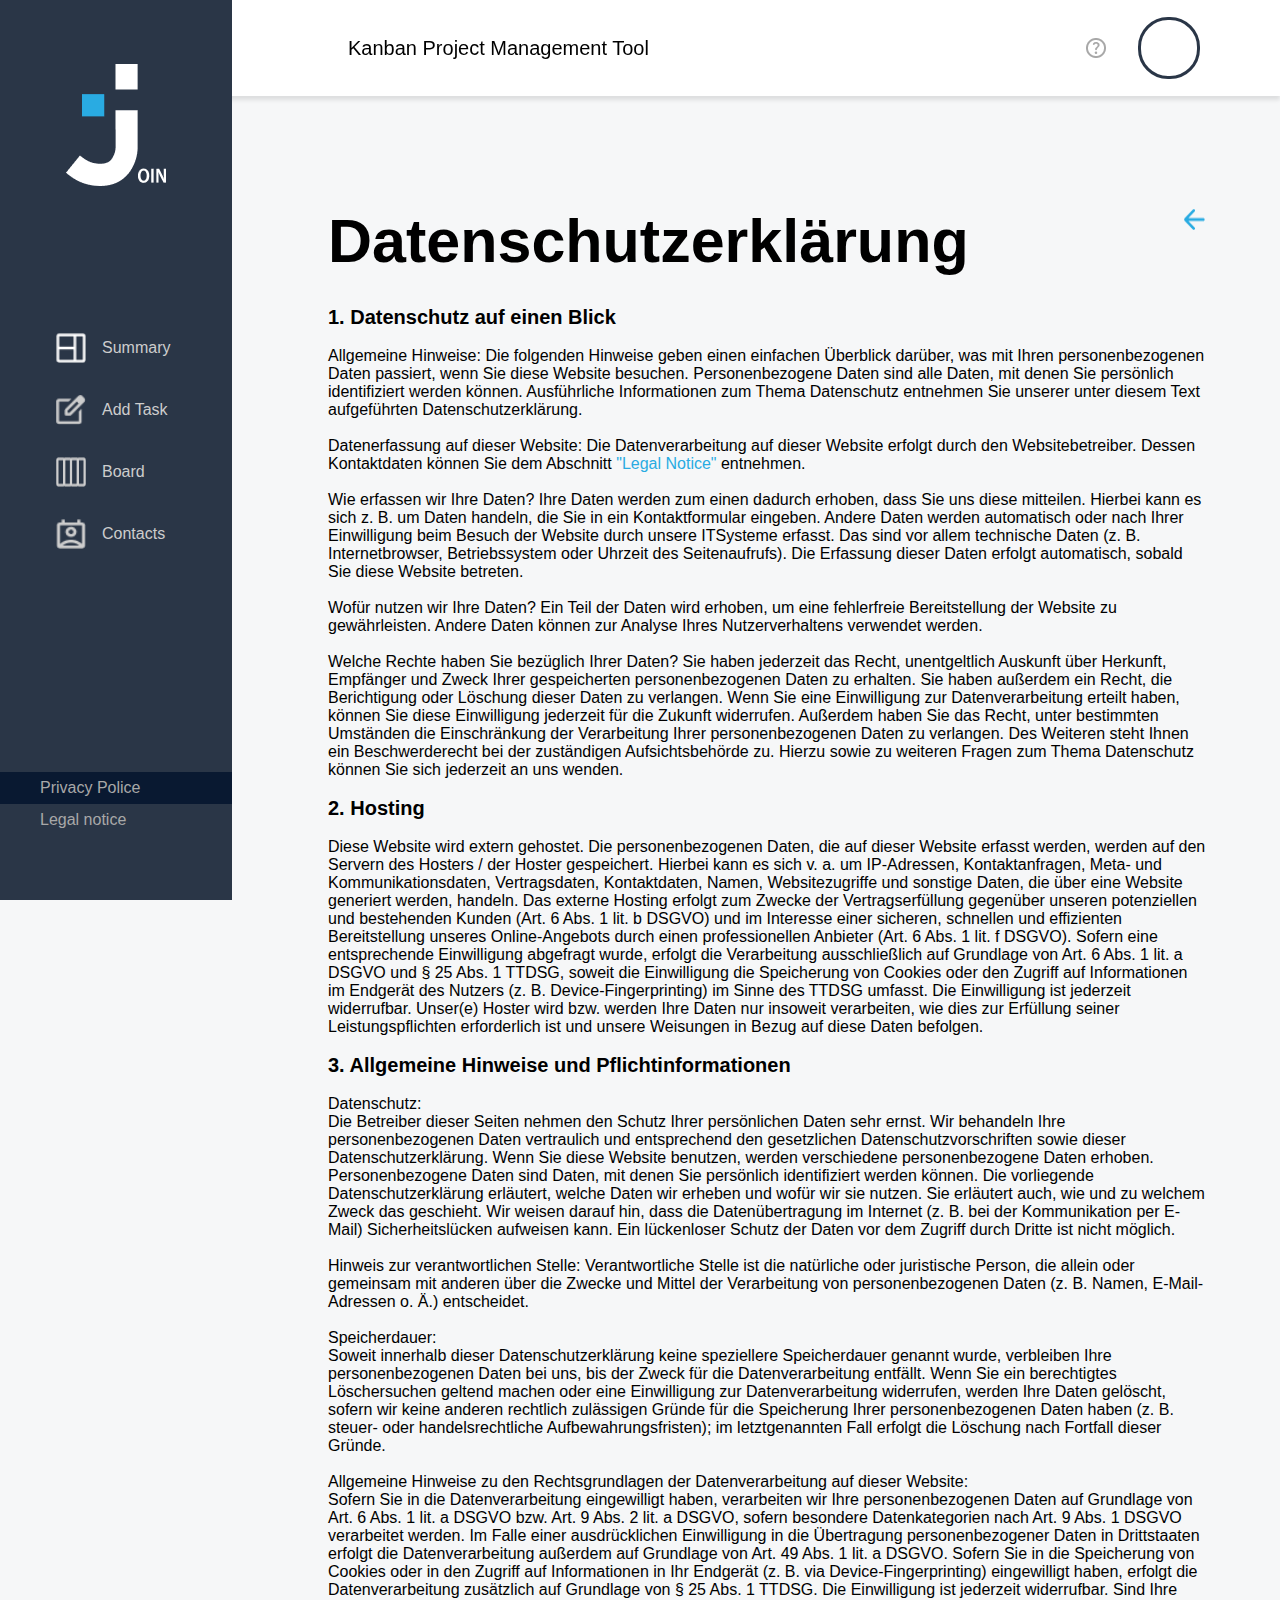
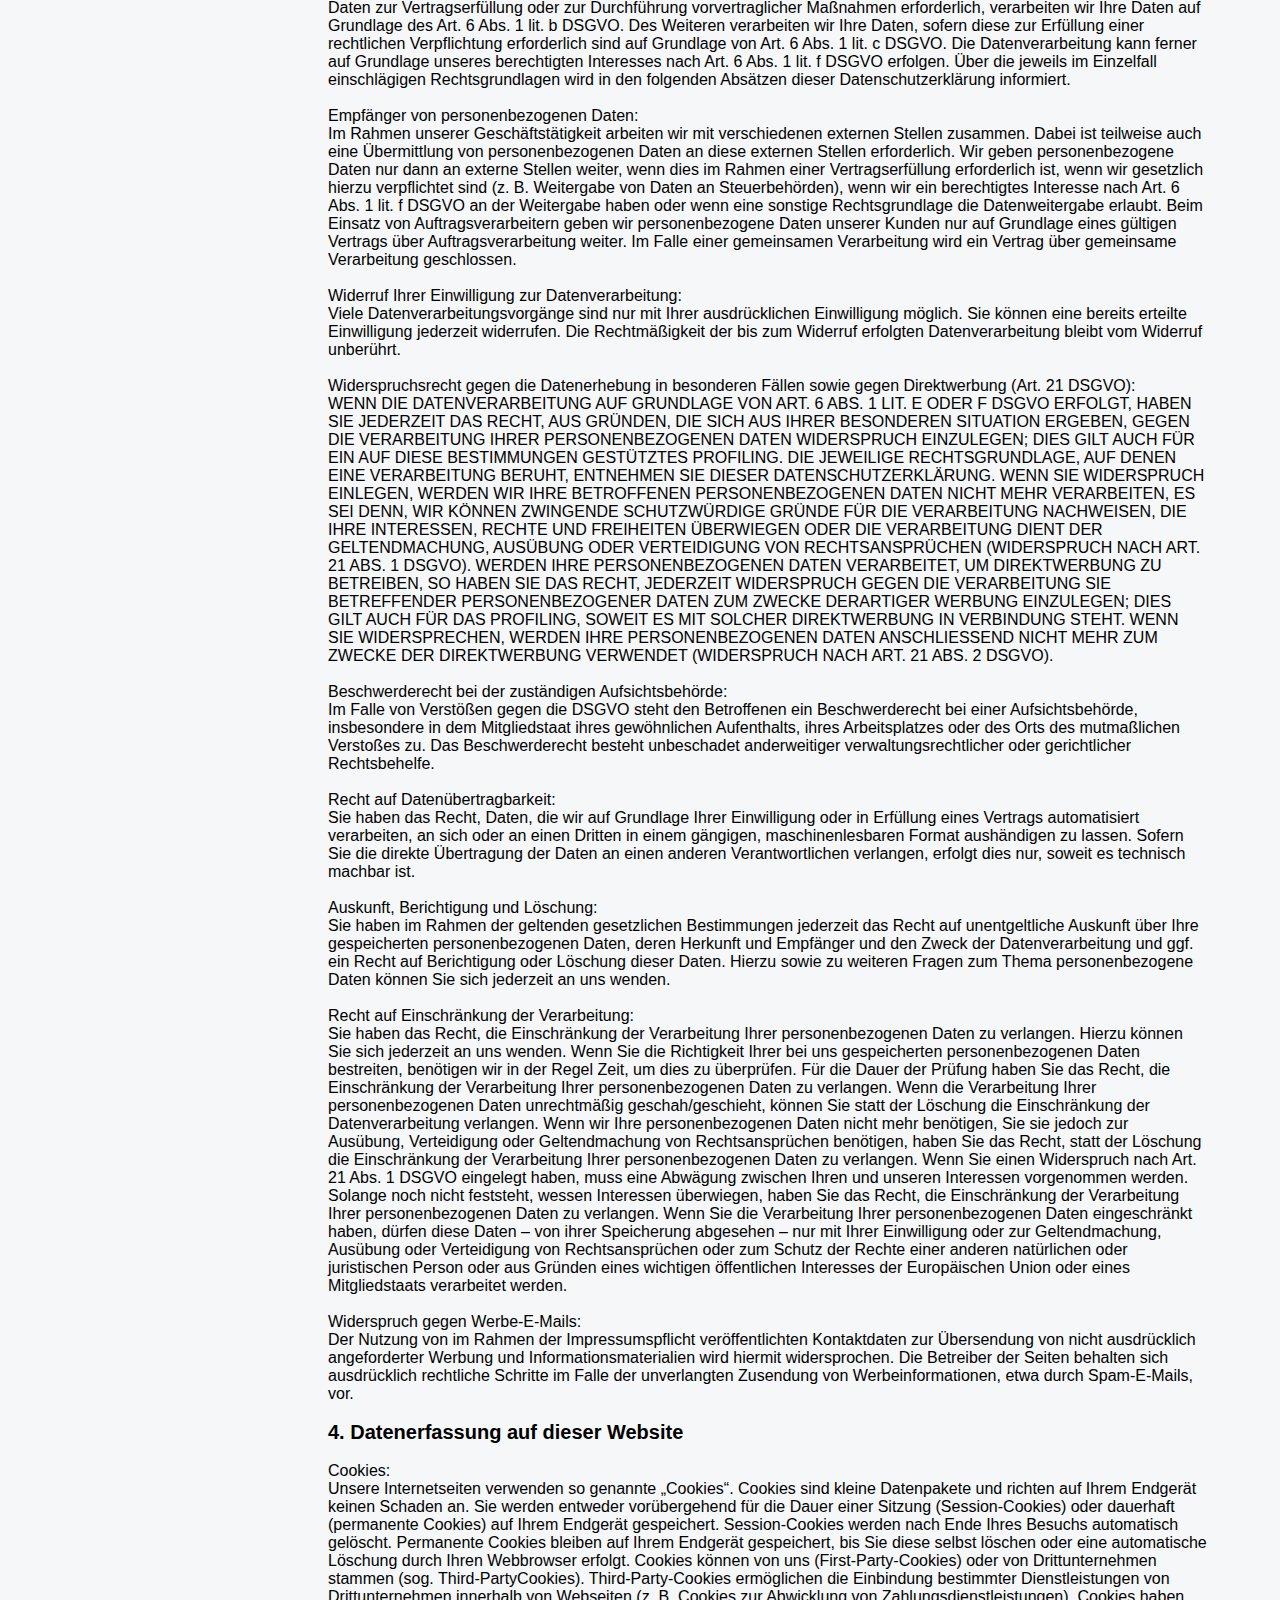
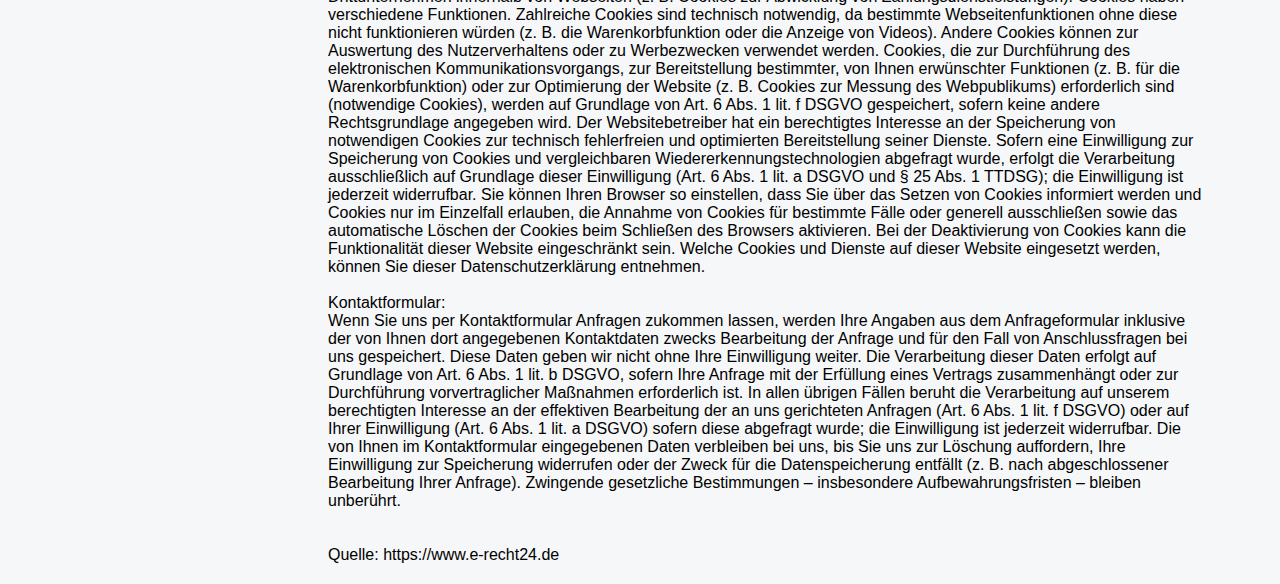
<file: html/privacyPolice.html>
<!DOCTYPE html>
<html lang="en">
<head>
    <meta charset="UTF-8">
    <meta name="viewport" content="width=device-width, initial-scale=1.0">
    <title>Privacy Policy</title>
    <link rel="icon" type="image/x-icon" href="/img/joinlogo.png">
    <link rel="stylesheet" href="/css/navBarHeader.css">
    <link rel="stylesheet" href="/css/legalNotice_privacyPolice.css">
    <link rel="stylesheet" href="/css/navBarHeaderResponsive.css">
    <script src="/js/privacyPolice.js"></script>
    <script src="/js/include.js"></script>
    <script src="/js/register.js"></script>
    <script src="/js/storage.js"></script>
    <script src="/js/summary.js"></script>
    <style>
        span {
            margin-bottom: 20px;
        }
        a {
            text-decoration: none;
            color: #29ABE2;
        }
    </style>
</head>
<body onload="init()">
    <div w3-include-html="/html/navigationBar.html"></div>
    <div w3-include-html="/html/header.html"></div>
    <div>
        <div class="textHeadline">
            <div class="headline-vector">
                <span class="main-headline">Daten&shyschutz&shyerklärung</span>
                <div onclick="history.back()"><img class="vector" src="/img/Vector.png" id="backButton"></div>
            </div>
        <span>
            <span class="headlines">1. Datenschutz auf einen Blick</span> <br>

            <br>Allgemeine Hinweise:
            Die folgenden Hinweise geben einen einfachen Überblick darüber, was mit Ihren personenbezogenen Daten passiert, wenn Sie diese Website besuchen.
            Personenbezogene Daten sind alle Daten, mit denen Sie persönlich identifiziert werden können. 
            Ausführliche Informationen zum Thema Datenschutz entnehmen Sie unserer unter diesem Text aufgeführten Datenschutzerklärung. <br><br>

            Datenerfassung auf dieser Website:
            Die Datenverarbeitung auf dieser Website erfolgt durch den Websitebetreiber. Dessen Kontaktdaten können Sie 
            dem Abschnitt  <a href="/html/legalNotice.html">"Legal Notice"</a> entnehmen. <br><br>

            Wie erfassen wir Ihre Daten?
            Ihre Daten werden zum einen dadurch erhoben, dass Sie uns diese mitteilen. Hierbei kann es sich z. B. um Daten handeln, 
            die Sie in ein Kontaktformular eingeben.
            Andere Daten werden automatisch oder nach Ihrer Einwilligung beim Besuch der Website durch unsere ITSysteme erfasst. 
            Das sind vor allem technische Daten (z. B. Internetbrowser, Betriebssystem oder Uhrzeit des Seitenaufrufs). 
            Die Erfassung dieser Daten erfolgt automatisch, sobald Sie diese Website betreten. <br><br>

            Wofür nutzen wir Ihre Daten?
            Ein Teil der Daten wird erhoben, um eine fehlerfreie Bereitstellung der Website zu gewährleisten. 
            Andere Daten können zur Analyse Ihres Nutzerverhaltens verwendet werden. <br><br>

            Welche Rechte haben Sie bezüglich Ihrer Daten?
            Sie haben jederzeit das Recht, unentgeltlich Auskunft über Herkunft, Empfänger und Zweck Ihrer gespeicherten personenbezogenen Daten zu erhalten. 
            Sie haben außerdem ein Recht, die Berichtigung oder Löschung dieser Daten zu verlangen. Wenn Sie eine Einwilligung zur Datenverarbeitung erteilt haben, 
            können Sie diese Einwilligung jederzeit für die Zukunft widerrufen. Außerdem haben Sie das Recht, unter bestimmten Umständen die Einschränkung der 
            Verarbeitung Ihrer personenbezogenen Daten zu verlangen. Des Weiteren steht Ihnen ein Beschwerderecht bei der zuständigen Aufsichtsbehörde zu.
            Hierzu sowie zu weiteren Fragen zum Thema Datenschutz können Sie sich jederzeit an uns wenden. <br><br>

            <span class="headlines">2. Hosting</span> <br><br>

            Diese Website wird extern gehostet. Die personenbezogenen Daten, die auf dieser Website erfasst werden, werden auf den Servern 
            des Hosters / der Hoster gespeichert. Hierbei kann es sich v. a. um IP-Adressen, Kontaktanfragen, Meta- und Kommunikationsdaten, 
            Vertragsdaten, Kontaktdaten, Namen, Websitezugriffe und sonstige Daten, die über eine Website generiert werden, handeln.
            Das externe Hosting erfolgt zum Zwecke der Vertragserfüllung gegenüber unseren potenziellen und bestehenden Kunden 
            (Art. 6 Abs. 1 lit. b DSGVO) und im 
            Interesse einer sicheren, schnellen und effizienten Bereitstellung unseres Online-Angebots durch einen professionellen 
            Anbieter (Art. 6 Abs. 1 lit. f DSGVO). 
            Sofern eine entsprechende Einwilligung abgefragt wurde, erfolgt die Verarbeitung ausschließlich auf Grundlage von Art. 6 
            Abs. 1 lit. a DSGVO und § 25 Abs. 1 
            TTDSG, soweit die Einwilligung die Speicherung von Cookies oder den Zugriff auf Informationen im Endgerät des Nutzers 
            (z. B. Device-Fingerprinting) im Sinne 
            des TTDSG umfasst. Die Einwilligung ist jederzeit widerrufbar.
            Unser(e) Hoster wird bzw. werden Ihre Daten nur insoweit verarbeiten, wie dies zur Erfüllung seiner 
            Leistungspflichten erforderlich ist und unsere Weisungen 
            in Bezug auf diese Daten befolgen. <br><br>

            <span class="headlines">3. Allgemeine Hinweise und Pflichtinformationen</span> <br><br>

            Datenschutz: <br>
            Die Betreiber dieser Seiten nehmen den Schutz Ihrer persönlichen Daten sehr ernst. Wir behandeln Ihre personenbezogenen Daten 
            vertraulich und entsprechend den gesetzlichen Datenschutzvorschriften sowie dieser Datenschutzerklärung.
            Wenn Sie diese Website benutzen, werden verschiedene personenbezogene Daten erhoben.
            Personenbezogene Daten sind Daten, mit denen Sie persönlich identifiziert werden können. Die vorliegende Datenschutzerklärung 
            erläutert, welche Daten wir erheben und wofür wir sie nutzen. Sie erläutert auch, wie und zu welchem Zweck das geschieht.
            Wir weisen darauf hin, dass die Datenübertragung im Internet (z. B. bei der Kommunikation per E-Mail) Sicherheitslücken aufweisen kann. 
            Ein lückenloser Schutz der Daten vor dem Zugriff durch Dritte ist nicht möglich. <br><br>

            Hinweis zur verantwortlichen Stelle:
            Verantwortliche Stelle ist die natürliche oder juristische Person, die allein oder gemeinsam mit anderen über die Zwecke und Mittel 
            der Verarbeitung von personenbezogenen Daten (z. B. Namen, E-Mail-Adressen o. Ä.) entscheidet. <br><br>

            Speicherdauer: <br>
            Soweit innerhalb dieser Datenschutzerklärung keine speziellere Speicherdauer genannt wurde, verbleiben Ihre 
            personenbezogenen Daten bei uns, bis der Zweck für die Datenverarbeitung entfällt. Wenn Sie ein berechtigtes 
            Löschersuchen geltend machen oder eine Einwilligung zur Datenverarbeitung widerrufen, werden Ihre Daten gelöscht, 
            sofern wir keine anderen rechtlich zulässigen Gründe für die Speicherung Ihrer personenbezogenen Daten haben 
            (z. B. steuer- oder handelsrechtliche Aufbewahrungsfristen); im letztgenannten Fall erfolgt die Löschung nach Fortfall dieser Gründe. <br><br>

            Allgemeine Hinweise zu den Rechtsgrundlagen der Datenverarbeitung auf dieser Website: <br>
            Sofern Sie in die Datenverarbeitung eingewilligt haben, verarbeiten wir Ihre personenbezogenen Daten auf Grundlage von Art. 6 Abs. 1 lit. a DSGVO bzw. 
            Art. 9 Abs. 2 lit. a DSGVO, sofern besondere Datenkategorien nach Art. 9 Abs. 1 DSGVO verarbeitet werden. 
            Im Falle einer ausdrücklichen Einwilligung in die 
            Übertragung personenbezogener Daten in Drittstaaten erfolgt die Datenverarbeitung außerdem auf Grundlage von Art. 49 Abs. 1 lit. a 
            DSGVO. Sofern Sie in die Speicherung von Cookies oder in den Zugriff auf Informationen in Ihr Endgerät (z. B. via Device-Fingerprinting) 
            eingewilligt haben, erfolgt die Datenverarbeitung zusätzlich auf Grundlage von § 25 Abs. 1 TTDSG. Die Einwilligung ist jederzeit widerrufbar. 
            Sind Ihre Daten zur Vertragserfüllung oder zur Durchführung vorvertraglicher Maßnahmen erforderlich, verarbeiten wir Ihre Daten auf Grundlage 
            des Art. 6 Abs. 1 lit. b DSGVO. Des Weiteren verarbeiten wir Ihre Daten, sofern diese zur Erfüllung einer rechtlichen Verpflichtung erforderlich 
            sind auf Grundlage von Art. 6 Abs. 1 lit. c DSGVO. Die Datenverarbeitung kann ferner auf Grundlage unseres berechtigten Interesses nach Art. 6 Abs. 
            1 lit. f DSGVO erfolgen. Über die jeweils im Einzelfall einschlägigen Rechtsgrundlagen 
            wird in den folgenden Absätzen dieser Datenschutzerklärung informiert. <br><br>

            Empfänger von personenbezogenen Daten: <br>
            Im Rahmen unserer Geschäftstätigkeit arbeiten wir mit verschiedenen externen Stellen zusammen. Dabei ist 
            teilweise auch eine Übermittlung von personenbezogenen Daten an diese externen Stellen erforderlich. Wir geben personenbezogene 
            Daten nur dann an externe Stellen weiter, wenn dies im Rahmen einer Vertragserfüllung erforderlich ist, wenn wir gesetzlich hierzu 
            verpflichtet sind (z. B. Weitergabe von Daten an Steuerbehörden), wenn wir ein berechtigtes Interesse nach Art. 6 Abs. 1 lit. f DSGVO 
            an der Weitergabe haben oder wenn eine sonstige Rechtsgrundlage die Datenweitergabe erlaubt. Beim Einsatz von Auftragsverarbeitern 
            geben wir personenbezogene Daten unserer Kunden nur auf Grundlage eines gültigen Vertrags über Auftragsverarbeitung weiter. 
            Im Falle einer gemeinsamen Verarbeitung wird ein Vertrag über gemeinsame Verarbeitung geschlossen. <br><br>

            Widerruf Ihrer Einwilligung zur Datenverarbeitung: <br>
            Viele Datenverarbeitungsvorgänge sind nur mit Ihrer ausdrücklichen Einwilligung möglich. Sie können eine bereits erteilte Einwilligung 
            jederzeit widerrufen. Die Rechtmäßigkeit der bis zum Widerruf erfolgten Datenverarbeitung bleibt vom Widerruf unberührt. <br><br>

            Widerspruchsrecht gegen die Datenerhebung in besonderen Fällen sowie gegen Direktwerbung (Art. 21 DSGVO): <br>
            WENN DIE DATENVERARBEITUNG AUF GRUNDLAGE VON ART. 6 ABS. 1 LIT. E ODER F DSGVO ERFOLGT, HABEN SIE JEDERZEIT DAS RECHT, 
            AUS GRÜNDEN, DIE SICH AUS IHRER BESONDEREN SITUATION ERGEBEN, GEGEN DIE VERARBEITUNG IHRER PERSONENBEZOGENEN DATEN WIDERSPRUCH EINZULEGEN; 
            DIES GILT AUCH FÜR EIN AUF DIESE BESTIMMUNGEN GESTÜTZTES PROFILING. DIE JEWEILIGE RECHTSGRUNDLAGE, AUF DENEN EINE VERARBEITUNG BERUHT, 
            ENTNEHMEN SIE DIESER DATENSCHUTZERKLÄRUNG. WENN SIE WIDERSPRUCH EINLEGEN, WERDEN WIR IHRE BETROFFENEN PERSONENBEZOGENEN DATEN 
            NICHT MEHR VERARBEITEN, ES SEI DENN, WIR KÖNNEN ZWINGENDE SCHUTZWÜRDIGE GRÜNDE FÜR DIE VERARBEITUNG NACHWEISEN, DIE IHRE INTERESSEN, 
            RECHTE UND FREIHEITEN ÜBERWIEGEN ODER DIE VERARBEITUNG DIENT DER GELTENDMACHUNG, AUSÜBUNG ODER VERTEIDIGUNG VON RECHTSANSPRÜCHEN 
            (WIDERSPRUCH NACH ART. 21 ABS. 1 DSGVO). WERDEN IHRE PERSONENBEZOGENEN DATEN VERARBEITET, UM DIREKTWERBUNG ZU BETREIBEN, SO HABEN SIE 
            DAS RECHT, JEDERZEIT WIDERSPRUCH GEGEN DIE VERARBEITUNG SIE BETREFFENDER PERSONENBEZOGENER DATEN ZUM ZWECKE DERARTIGER WERBUNG EINZULEGEN; 
            DIES GILT AUCH FÜR DAS PROFILING, SOWEIT ES MIT SOLCHER DIREKTWERBUNG IN VERBINDUNG STEHT. 
            WENN SIE WIDERSPRECHEN, WERDEN IHRE PERSONENBEZOGENEN DATEN ANSCHLIESSEND NICHT MEHR 
            ZUM ZWECKE DER DIREKTWERBUNG VERWENDET (WIDERSPRUCH NACH ART. 21 ABS. 2 DSGVO). <br><br>

            Beschwerderecht bei der zuständigen Aufsichtsbehörde: <br>
            Im Falle von Verstößen gegen die DSGVO steht den Betroffenen ein Beschwerderecht bei einer Aufsichtsbehörde, 
            insbesondere in dem Mitgliedstaat ihres gewöhnlichen Aufenthalts, ihres Arbeitsplatzes oder des 
            Orts des mutmaßlichen Verstoßes zu. Das Beschwerderecht besteht unbeschadet anderweitiger 
            verwaltungsrechtlicher oder gerichtlicher Rechtsbehelfe. <br><br>

            Recht auf Datenübertragbarkeit: <br>
            Sie haben das Recht, Daten, die wir auf Grundlage Ihrer Einwilligung oder in Erfüllung eines Vertrags automatisiert verarbeiten, 
            an sich oder an einen Dritten in einem gängigen, maschinenlesbaren Format aushändigen zu lassen. Sofern Sie die direkte Übertragung 
            der Daten an einen anderen Verantwortlichen verlangen, erfolgt dies nur, soweit es technisch machbar ist. <br><br>

            Auskunft, Berichtigung und Löschung: <br>
            Sie haben im Rahmen der geltenden gesetzlichen Bestimmungen jederzeit das Recht auf unentgeltliche Auskunft über Ihre gespeicherten 
            personenbezogenen Daten, deren Herkunft und Empfänger und den Zweck der Datenverarbeitung und ggf. ein Recht auf Berichtigung oder 
            Löschung dieser Daten. Hierzu sowie zu weiteren Fragen zum Thema personenbezogene Daten können Sie sich jederzeit an uns wenden. <br><br>

            Recht auf Einschränkung der Verarbeitung: <br>
            Sie haben das Recht, die Einschränkung der Verarbeitung Ihrer personenbezogenen Daten zu verlangen. 
            Hierzu können Sie sich jederzeit an uns wenden. Wenn Sie die Richtigkeit Ihrer bei uns gespeicherten 
            personenbezogenen Daten bestreiten, benötigen wir in der Regel Zeit, um dies zu überprüfen. Für die Dauer der Prüfung haben 
            Sie das Recht, die Einschränkung der Verarbeitung Ihrer personenbezogenen Daten zu verlangen. 
            Wenn die Verarbeitung Ihrer personenbezogenen Daten unrechtmäßig geschah/geschieht, können Sie statt 
            der Löschung die Einschränkung der Datenverarbeitung verlangen.
            Wenn wir Ihre personenbezogenen Daten nicht mehr benötigen, Sie sie jedoch zur Ausübung, Verteidigung oder Geltendmachung 
            von Rechtsansprüchen benötigen, haben Sie das Recht, statt der Löschung die Einschränkung der Verarbeitung Ihrer personenbezogenen 
            Daten zu verlangen. Wenn Sie einen Widerspruch nach Art. 21 Abs. 1 DSGVO eingelegt haben, muss eine Abwägung zwischen 
            Ihren und unseren Interessen vorgenommen werden. Solange noch nicht feststeht, wessen Interessen überwiegen, 
            haben Sie das Recht, die Einschränkung der Verarbeitung Ihrer personenbezogenen Daten zu verlangen.
            Wenn Sie die Verarbeitung Ihrer personenbezogenen Daten eingeschränkt haben, dürfen diese Daten – von ihrer Speicherung 
            abgesehen – nur mit Ihrer Einwilligung oder zur Geltendmachung, Ausübung oder Verteidigung von Rechtsansprüchen oder zum Schutz 
            der Rechte einer anderen natürlichen oder juristischen Person oder aus Gründen eines wichtigen öffentlichen 
            Interesses der Europäischen Union oder eines Mitgliedstaats verarbeitet werden. <br><br>

            Widerspruch gegen Werbe-E-Mails: <br>
            Der Nutzung von im Rahmen der Impressumspflicht veröffentlichten Kontaktdaten zur Übersendung von nicht 
            ausdrücklich angeforderter Werbung und Informationsmaterialien wird hiermit widersprochen. Die Betreiber der Seiten 
            behalten sich ausdrücklich rechtliche Schritte im Falle der unverlangten Zusendung von Werbeinformationen, etwa durch Spam-E-Mails, vor. <br><br>

            <span class="headlines">4. Datenerfassung auf dieser Website</span> <br><br>

            Cookies: <br>
            Unsere Internetseiten verwenden so genannte „Cookies“. Cookies sind kleine Datenpakete und richten auf Ihrem Endgerät keinen Schaden an. 
            Sie werden entweder vorübergehend für die Dauer einer Sitzung (Session-Cookies) oder dauerhaft (permanente Cookies) auf Ihrem Endgerät gespeichert. 
            Session-Cookies werden nach Ende Ihres Besuchs automatisch gelöscht. Permanente Cookies bleiben auf Ihrem Endgerät gespeichert, 
            bis Sie diese selbst löschen oder eine automatische Löschung durch Ihren Webbrowser erfolgt. Cookies können von uns (First-Party-Cookies) 
            oder von Drittunternehmen stammen (sog. Third-PartyCookies). Third-Party-Cookies ermöglichen die Einbindung bestimmter Dienstleistungen 
            von Drittunternehmen innerhalb von Webseiten (z. B. Cookies zur Abwicklung von Zahlungsdienstleistungen). 
            Cookies haben verschiedene Funktionen. Zahlreiche Cookies sind technisch notwendig, da bestimmte Webseitenfunktionen 
            ohne diese nicht funktionieren würden (z. B. die Warenkorbfunktion oder die Anzeige von Videos). Andere Cookies können 
            zur Auswertung des Nutzerverhaltens oder zu Werbezwecken verwendet werden.
            Cookies, die zur Durchführung des elektronischen Kommunikationsvorgangs, zur Bereitstellung bestimmter, von Ihnen erwünschter Funktionen 
            (z. B. für die Warenkorbfunktion) oder zur Optimierung der Website (z. B. Cookies zur Messung des Webpublikums) erforderlich sind 
            (notwendige Cookies), werden auf Grundlage von Art. 6 Abs. 1 lit. f DSGVO gespeichert, sofern keine andere Rechtsgrundlage angegeben wird. 
            Der Websitebetreiber hat ein berechtigtes Interesse an der Speicherung von notwendigen Cookies zur technisch fehlerfreien und optimierten 
            Bereitstellung seiner Dienste. Sofern eine Einwilligung zur Speicherung von Cookies und vergleichbaren Wiedererkennungstechnologien abgefragt wurde, 
            erfolgt die Verarbeitung ausschließlich auf Grundlage dieser Einwilligung (Art. 6 Abs. 1 lit. a DSGVO und § 25 Abs. 1 TTDSG); die 
            Einwilligung ist jederzeit widerrufbar.
            Sie können Ihren Browser so einstellen, dass Sie über das Setzen von Cookies informiert werden und Cookies nur im Einzelfall erlauben, 
            die Annahme von Cookies für bestimmte Fälle oder generell ausschließen sowie das automatische Löschen der Cookies beim Schließen 
            des Browsers aktivieren. Bei der Deaktivierung von Cookies kann die Funktionalität dieser Website eingeschränkt sein.
            Welche Cookies und Dienste auf dieser Website eingesetzt werden, können Sie dieser Datenschutzerklärung entnehmen. <br><br>

            Kontaktformular: <br>
            <span class="privacyLastSpan">Wenn Sie uns per Kontaktformular Anfragen zukommen lassen, werden Ihre Angaben aus dem Anfrageformular inklusive der von Ihnen 
            dort angegebenen Kontaktdaten zwecks Bearbeitung der Anfrage und für den Fall von Anschlussfragen bei uns gespeichert. 
            Diese Daten geben wir nicht ohne Ihre Einwilligung weiter.
            Die Verarbeitung dieser Daten erfolgt auf Grundlage von Art. 6 Abs. 1 lit. b DSGVO, sofern Ihre Anfrage mit der 
            Erfüllung eines Vertrags zusammenhängt oder zur Durchführung vorvertraglicher Maßnahmen erforderlich ist. 
            In allen übrigen Fällen beruht die Verarbeitung auf unserem berechtigten Interesse an der effektiven Bearbeitung 
            der an uns gerichteten Anfragen (Art. 6 Abs. 1 lit. f DSGVO) oder auf Ihrer Einwilligung (Art. 6 Abs. 1 lit. a DSGVO) 
            sofern diese abgefragt wurde; die Einwilligung ist jederzeit widerrufbar.
            Die von Ihnen im Kontaktformular eingegebenen Daten verbleiben bei uns, bis Sie uns zur Löschung auffordern, 
            Ihre Einwilligung zur Speicherung widerrufen oder der Zweck für die Datenspeicherung entfällt 
            (z. B. nach abgeschlossener Bearbeitung Ihrer Anfrage). 
            Zwingende gesetzliche Bestimmungen – insbesondere Aufbewahrungsfristen – bleiben unberührt.<br><br><br>

            Quelle: https://www.e-recht24.de</span> 
        </span>
        </div>
    </div>
</body>
</html>
</file>
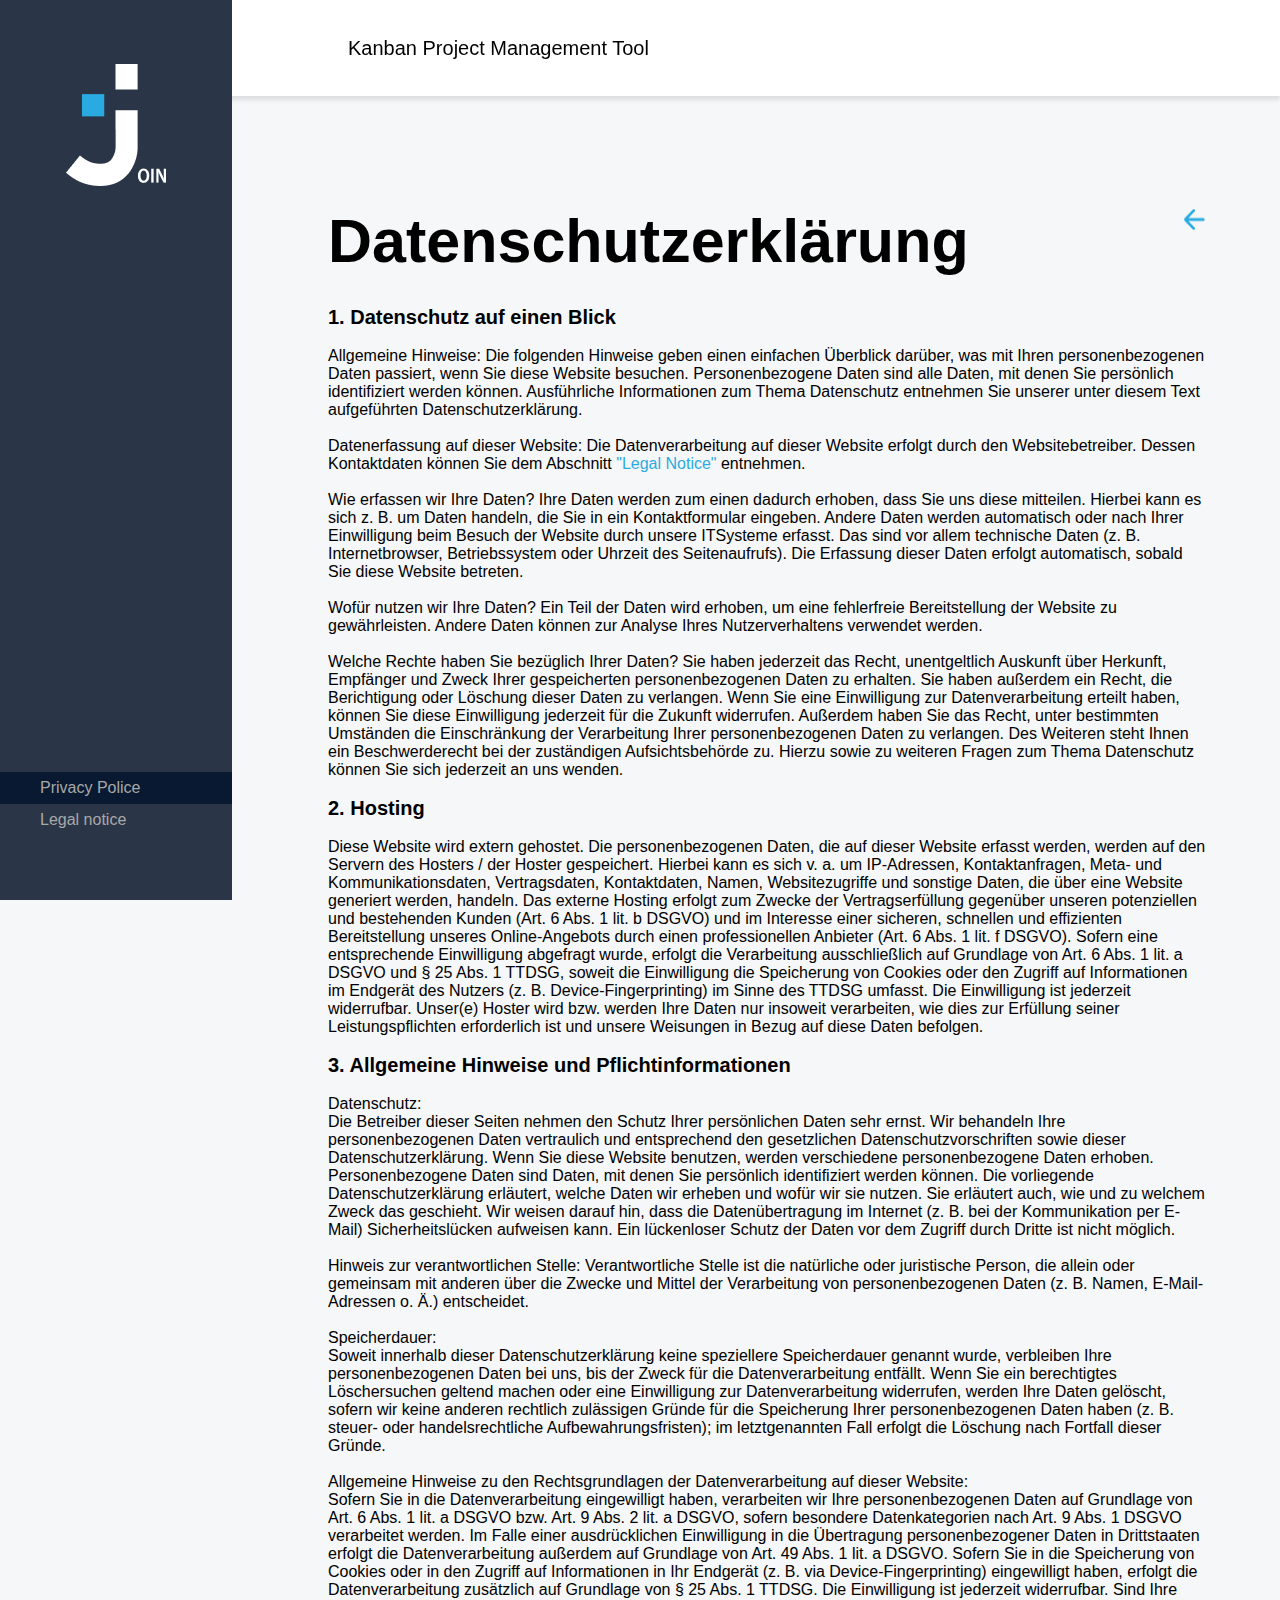
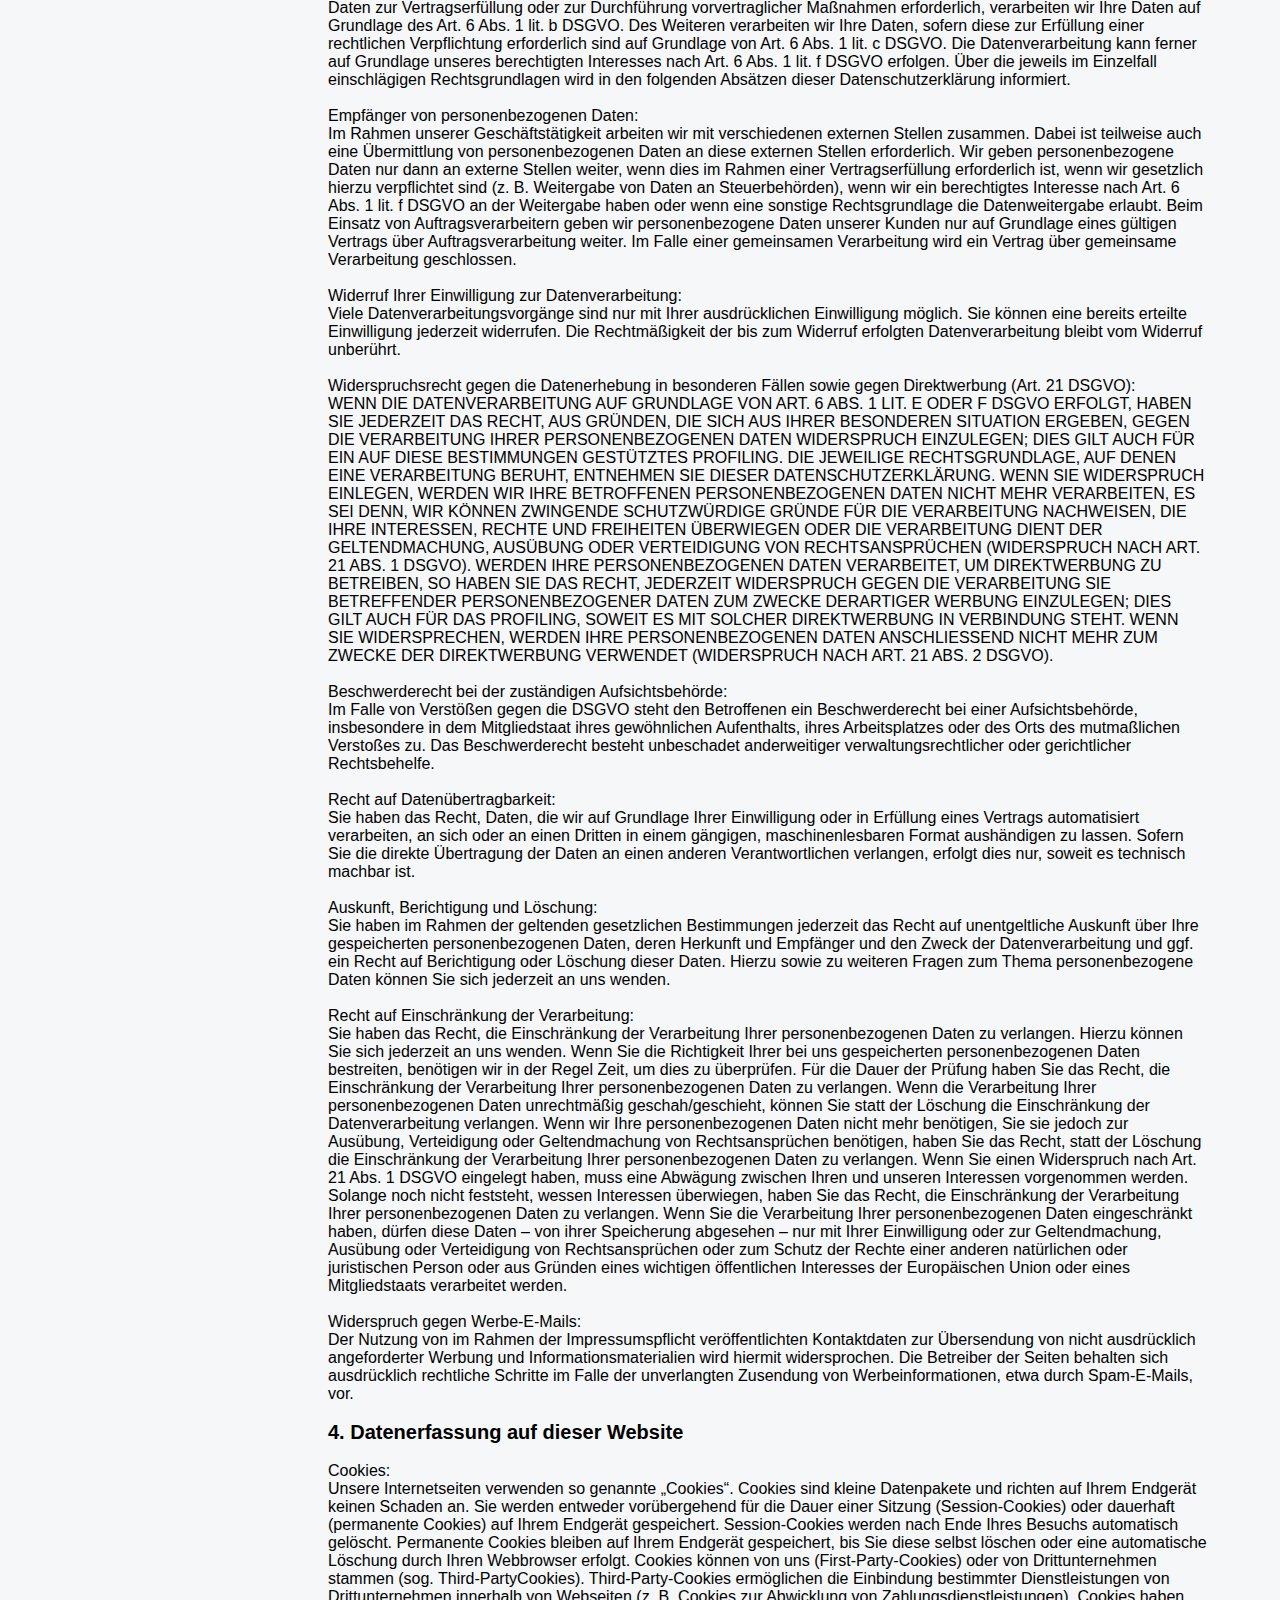
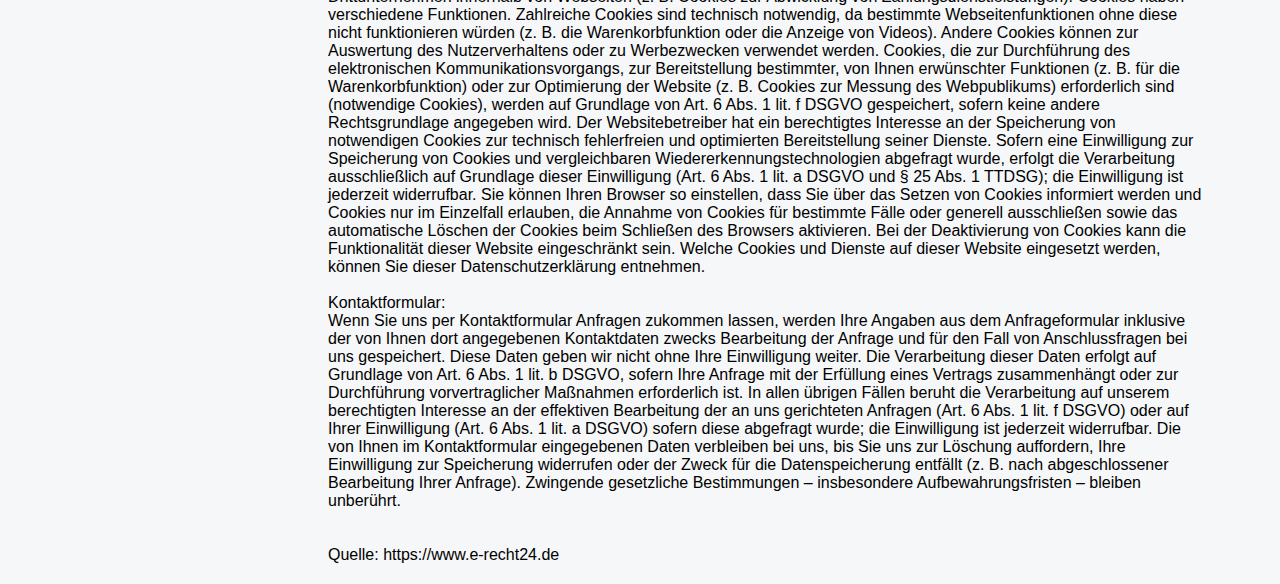
<file: html/privacyPoliceSignup.html>
<html lang="en">
<head>
    <meta charset="UTF-8">
    <meta name="viewport" content="width=device-width, initial-scale=1.0">
    <title>Privacy Policy</title>
    <link rel="icon" type="image/x-icon" href="/img/joinlogo.png">
    <link rel="stylesheet" href="/css/navBarHeader.css">
    <link rel="stylesheet" href="/css/legalNotice_privacyPolice.css">
    <link rel="stylesheet" href="/css/navBarHeaderResponsive.css">
    <script src="/js/include.js"></script>
    <script src="/js/privacyPolice.js"></script>
    <style>
        span {
            margin-bottom: 20px;
        }
        a {
            text-decoration: none;
            color: #29ABE2;
        }
    </style>
</head>
<body onload="initSignupPrivacy()">
    <div class="header">
        <div class="headerLogoMedia">
            <img class="headerLogoMedia" src="/img/joinlogo.png">
        </div>
        <div class="headline">
            <p>Kanban Project Management Tool</p>
        </div>
    </div>

    <div class="main">
        <div class="sideMenu">
            <div>
                <img class="logo" src="/img/joinlogo2.png">
            </div>
            <div class="navBar-container">
            </div>
            <div class="links-container">
                <div class="links" id="privacyPolice"><a class="link" href="/html/privacyPoliceSignup.html">Privacy Police</a></div>
                <div class="links" id="legalNotice"><a class="link" href="/html/legalNoticeSignup.html">Legal notice</a></div>
            </div>
        </div>
    </div>



    <div>
        <div class="textHeadline">
            <div class="headline-vector">
                <span class="main-headline">Daten&shyschutz&shyerklärung</span>
                <a href="/html/index.html"><img class="vector" src="/img/Vector.png" id="backButton"></a>
            </div>
        <span>
            <span class="headlines">1. Datenschutz auf einen Blick</span> <br>

            <br>Allgemeine Hinweise:
            Die folgenden Hinweise geben einen einfachen Überblick darüber, was mit Ihren personenbezogenen Daten passiert, wenn Sie diese Website besuchen.
            Personenbezogene Daten sind alle Daten, mit denen Sie persönlich identifiziert werden können. 
            Ausführliche Informationen zum Thema Datenschutz entnehmen Sie unserer unter diesem Text aufgeführten Datenschutzerklärung. <br><br>

            Datenerfassung auf dieser Website:
            Die Datenverarbeitung auf dieser Website erfolgt durch den Websitebetreiber. Dessen Kontaktdaten können Sie 
            dem Abschnitt  <a href="/html/legalNotice.html">"Legal Notice"</a> entnehmen. <br><br>

            Wie erfassen wir Ihre Daten?
            Ihre Daten werden zum einen dadurch erhoben, dass Sie uns diese mitteilen. Hierbei kann es sich z. B. um Daten handeln, 
            die Sie in ein Kontaktformular eingeben.
            Andere Daten werden automatisch oder nach Ihrer Einwilligung beim Besuch der Website durch unsere ITSysteme erfasst. 
            Das sind vor allem technische Daten (z. B. Internetbrowser, Betriebssystem oder Uhrzeit des Seitenaufrufs). 
            Die Erfassung dieser Daten erfolgt automatisch, sobald Sie diese Website betreten. <br><br>

            Wofür nutzen wir Ihre Daten?
            Ein Teil der Daten wird erhoben, um eine fehlerfreie Bereitstellung der Website zu gewährleisten. 
            Andere Daten können zur Analyse Ihres Nutzerverhaltens verwendet werden. <br><br>

            Welche Rechte haben Sie bezüglich Ihrer Daten?
            Sie haben jederzeit das Recht, unentgeltlich Auskunft über Herkunft, Empfänger und Zweck Ihrer gespeicherten personenbezogenen Daten zu erhalten. 
            Sie haben außerdem ein Recht, die Berichtigung oder Löschung dieser Daten zu verlangen. Wenn Sie eine Einwilligung zur Datenverarbeitung erteilt haben, 
            können Sie diese Einwilligung jederzeit für die Zukunft widerrufen. Außerdem haben Sie das Recht, unter bestimmten Umständen die Einschränkung der 
            Verarbeitung Ihrer personenbezogenen Daten zu verlangen. Des Weiteren steht Ihnen ein Beschwerderecht bei der zuständigen Aufsichtsbehörde zu.
            Hierzu sowie zu weiteren Fragen zum Thema Datenschutz können Sie sich jederzeit an uns wenden. <br><br>

            <span class="headlines">2. Hosting</span> <br><br>

            Diese Website wird extern gehostet. Die personenbezogenen Daten, die auf dieser Website erfasst werden, werden auf den Servern 
            des Hosters / der Hoster gespeichert. Hierbei kann es sich v. a. um IP-Adressen, Kontaktanfragen, Meta- und Kommunikationsdaten, 
            Vertragsdaten, Kontaktdaten, Namen, Websitezugriffe und sonstige Daten, die über eine Website generiert werden, handeln.
            Das externe Hosting erfolgt zum Zwecke der Vertragserfüllung gegenüber unseren potenziellen und bestehenden Kunden 
            (Art. 6 Abs. 1 lit. b DSGVO) und im 
            Interesse einer sicheren, schnellen und effizienten Bereitstellung unseres Online-Angebots durch einen professionellen 
            Anbieter (Art. 6 Abs. 1 lit. f DSGVO). 
            Sofern eine entsprechende Einwilligung abgefragt wurde, erfolgt die Verarbeitung ausschließlich auf Grundlage von Art. 6 
            Abs. 1 lit. a DSGVO und § 25 Abs. 1 
            TTDSG, soweit die Einwilligung die Speicherung von Cookies oder den Zugriff auf Informationen im Endgerät des Nutzers 
            (z. B. Device-Fingerprinting) im Sinne 
            des TTDSG umfasst. Die Einwilligung ist jederzeit widerrufbar.
            Unser(e) Hoster wird bzw. werden Ihre Daten nur insoweit verarbeiten, wie dies zur Erfüllung seiner 
            Leistungspflichten erforderlich ist und unsere Weisungen 
            in Bezug auf diese Daten befolgen. <br><br>

            <span class="headlines">3. Allgemeine Hinweise und Pflichtinformationen</span> <br><br>

            Datenschutz: <br>
            Die Betreiber dieser Seiten nehmen den Schutz Ihrer persönlichen Daten sehr ernst. Wir behandeln Ihre personenbezogenen Daten 
            vertraulich und entsprechend den gesetzlichen Datenschutzvorschriften sowie dieser Datenschutzerklärung.
            Wenn Sie diese Website benutzen, werden verschiedene personenbezogene Daten erhoben.
            Personenbezogene Daten sind Daten, mit denen Sie persönlich identifiziert werden können. Die vorliegende Datenschutzerklärung 
            erläutert, welche Daten wir erheben und wofür wir sie nutzen. Sie erläutert auch, wie und zu welchem Zweck das geschieht.
            Wir weisen darauf hin, dass die Datenübertragung im Internet (z. B. bei der Kommunikation per E-Mail) Sicherheitslücken aufweisen kann. 
            Ein lückenloser Schutz der Daten vor dem Zugriff durch Dritte ist nicht möglich. <br><br>

            Hinweis zur verantwortlichen Stelle:
            Verantwortliche Stelle ist die natürliche oder juristische Person, die allein oder gemeinsam mit anderen über die Zwecke und Mittel 
            der Verarbeitung von personenbezogenen Daten (z. B. Namen, E-Mail-Adressen o. Ä.) entscheidet. <br><br>

            Speicherdauer: <br>
            Soweit innerhalb dieser Datenschutzerklärung keine speziellere Speicherdauer genannt wurde, verbleiben Ihre 
            personenbezogenen Daten bei uns, bis der Zweck für die Datenverarbeitung entfällt. Wenn Sie ein berechtigtes 
            Löschersuchen geltend machen oder eine Einwilligung zur Datenverarbeitung widerrufen, werden Ihre Daten gelöscht, 
            sofern wir keine anderen rechtlich zulässigen Gründe für die Speicherung Ihrer personenbezogenen Daten haben 
            (z. B. steuer- oder handelsrechtliche Aufbewahrungsfristen); im letztgenannten Fall erfolgt die Löschung nach Fortfall dieser Gründe. <br><br>

            Allgemeine Hinweise zu den Rechtsgrundlagen der Datenverarbeitung auf dieser Website: <br>
            Sofern Sie in die Datenverarbeitung eingewilligt haben, verarbeiten wir Ihre personenbezogenen Daten auf Grundlage von Art. 6 Abs. 1 lit. a DSGVO bzw. 
            Art. 9 Abs. 2 lit. a DSGVO, sofern besondere Datenkategorien nach Art. 9 Abs. 1 DSGVO verarbeitet werden. 
            Im Falle einer ausdrücklichen Einwilligung in die 
            Übertragung personenbezogener Daten in Drittstaaten erfolgt die Datenverarbeitung außerdem auf Grundlage von Art. 49 Abs. 1 lit. a 
            DSGVO. Sofern Sie in die Speicherung von Cookies oder in den Zugriff auf Informationen in Ihr Endgerät (z. B. via Device-Fingerprinting) 
            eingewilligt haben, erfolgt die Datenverarbeitung zusätzlich auf Grundlage von § 25 Abs. 1 TTDSG. Die Einwilligung ist jederzeit widerrufbar. 
            Sind Ihre Daten zur Vertragserfüllung oder zur Durchführung vorvertraglicher Maßnahmen erforderlich, verarbeiten wir Ihre Daten auf Grundlage 
            des Art. 6 Abs. 1 lit. b DSGVO. Des Weiteren verarbeiten wir Ihre Daten, sofern diese zur Erfüllung einer rechtlichen Verpflichtung erforderlich 
            sind auf Grundlage von Art. 6 Abs. 1 lit. c DSGVO. Die Datenverarbeitung kann ferner auf Grundlage unseres berechtigten Interesses nach Art. 6 Abs. 
            1 lit. f DSGVO erfolgen. Über die jeweils im Einzelfall einschlägigen Rechtsgrundlagen 
            wird in den folgenden Absätzen dieser Datenschutzerklärung informiert. <br><br>

            Empfänger von personenbezogenen Daten: <br>
            Im Rahmen unserer Geschäftstätigkeit arbeiten wir mit verschiedenen externen Stellen zusammen. Dabei ist 
            teilweise auch eine Übermittlung von personenbezogenen Daten an diese externen Stellen erforderlich. Wir geben personenbezogene 
            Daten nur dann an externe Stellen weiter, wenn dies im Rahmen einer Vertragserfüllung erforderlich ist, wenn wir gesetzlich hierzu 
            verpflichtet sind (z. B. Weitergabe von Daten an Steuerbehörden), wenn wir ein berechtigtes Interesse nach Art. 6 Abs. 1 lit. f DSGVO 
            an der Weitergabe haben oder wenn eine sonstige Rechtsgrundlage die Datenweitergabe erlaubt. Beim Einsatz von Auftragsverarbeitern 
            geben wir personenbezogene Daten unserer Kunden nur auf Grundlage eines gültigen Vertrags über Auftragsverarbeitung weiter. 
            Im Falle einer gemeinsamen Verarbeitung wird ein Vertrag über gemeinsame Verarbeitung geschlossen. <br><br>

            Widerruf Ihrer Einwilligung zur Datenverarbeitung: <br>
            Viele Datenverarbeitungsvorgänge sind nur mit Ihrer ausdrücklichen Einwilligung möglich. Sie können eine bereits erteilte Einwilligung 
            jederzeit widerrufen. Die Rechtmäßigkeit der bis zum Widerruf erfolgten Datenverarbeitung bleibt vom Widerruf unberührt. <br><br>

            Widerspruchsrecht gegen die Datenerhebung in besonderen Fällen sowie gegen Direktwerbung (Art. 21 DSGVO): <br>
            WENN DIE DATENVERARBEITUNG AUF GRUNDLAGE VON ART. 6 ABS. 1 LIT. E ODER F DSGVO ERFOLGT, HABEN SIE JEDERZEIT DAS RECHT, 
            AUS GRÜNDEN, DIE SICH AUS IHRER BESONDEREN SITUATION ERGEBEN, GEGEN DIE VERARBEITUNG IHRER PERSONENBEZOGENEN DATEN WIDERSPRUCH EINZULEGEN; 
            DIES GILT AUCH FÜR EIN AUF DIESE BESTIMMUNGEN GESTÜTZTES PROFILING. DIE JEWEILIGE RECHTSGRUNDLAGE, AUF DENEN EINE VERARBEITUNG BERUHT, 
            ENTNEHMEN SIE DIESER DATENSCHUTZERKLÄRUNG. WENN SIE WIDERSPRUCH EINLEGEN, WERDEN WIR IHRE BETROFFENEN PERSONENBEZOGENEN DATEN 
            NICHT MEHR VERARBEITEN, ES SEI DENN, WIR KÖNNEN ZWINGENDE SCHUTZWÜRDIGE GRÜNDE FÜR DIE VERARBEITUNG NACHWEISEN, DIE IHRE INTERESSEN, 
            RECHTE UND FREIHEITEN ÜBERWIEGEN ODER DIE VERARBEITUNG DIENT DER GELTENDMACHUNG, AUSÜBUNG ODER VERTEIDIGUNG VON RECHTSANSPRÜCHEN 
            (WIDERSPRUCH NACH ART. 21 ABS. 1 DSGVO). WERDEN IHRE PERSONENBEZOGENEN DATEN VERARBEITET, UM DIREKTWERBUNG ZU BETREIBEN, SO HABEN SIE 
            DAS RECHT, JEDERZEIT WIDERSPRUCH GEGEN DIE VERARBEITUNG SIE BETREFFENDER PERSONENBEZOGENER DATEN ZUM ZWECKE DERARTIGER WERBUNG EINZULEGEN; 
            DIES GILT AUCH FÜR DAS PROFILING, SOWEIT ES MIT SOLCHER DIREKTWERBUNG IN VERBINDUNG STEHT. 
            WENN SIE WIDERSPRECHEN, WERDEN IHRE PERSONENBEZOGENEN DATEN ANSCHLIESSEND NICHT MEHR 
            ZUM ZWECKE DER DIREKTWERBUNG VERWENDET (WIDERSPRUCH NACH ART. 21 ABS. 2 DSGVO). <br><br>

            Beschwerderecht bei der zuständigen Aufsichtsbehörde: <br>
            Im Falle von Verstößen gegen die DSGVO steht den Betroffenen ein Beschwerderecht bei einer Aufsichtsbehörde, 
            insbesondere in dem Mitgliedstaat ihres gewöhnlichen Aufenthalts, ihres Arbeitsplatzes oder des 
            Orts des mutmaßlichen Verstoßes zu. Das Beschwerderecht besteht unbeschadet anderweitiger 
            verwaltungsrechtlicher oder gerichtlicher Rechtsbehelfe. <br><br>

            Recht auf Datenübertragbarkeit: <br>
            Sie haben das Recht, Daten, die wir auf Grundlage Ihrer Einwilligung oder in Erfüllung eines Vertrags automatisiert verarbeiten, 
            an sich oder an einen Dritten in einem gängigen, maschinenlesbaren Format aushändigen zu lassen. Sofern Sie die direkte Übertragung 
            der Daten an einen anderen Verantwortlichen verlangen, erfolgt dies nur, soweit es technisch machbar ist. <br><br>

            Auskunft, Berichtigung und Löschung: <br>
            Sie haben im Rahmen der geltenden gesetzlichen Bestimmungen jederzeit das Recht auf unentgeltliche Auskunft über Ihre gespeicherten 
            personenbezogenen Daten, deren Herkunft und Empfänger und den Zweck der Datenverarbeitung und ggf. ein Recht auf Berichtigung oder 
            Löschung dieser Daten. Hierzu sowie zu weiteren Fragen zum Thema personenbezogene Daten können Sie sich jederzeit an uns wenden. <br><br>

            Recht auf Einschränkung der Verarbeitung: <br>
            Sie haben das Recht, die Einschränkung der Verarbeitung Ihrer personenbezogenen Daten zu verlangen. 
            Hierzu können Sie sich jederzeit an uns wenden. Wenn Sie die Richtigkeit Ihrer bei uns gespeicherten 
            personenbezogenen Daten bestreiten, benötigen wir in der Regel Zeit, um dies zu überprüfen. Für die Dauer der Prüfung haben 
            Sie das Recht, die Einschränkung der Verarbeitung Ihrer personenbezogenen Daten zu verlangen. 
            Wenn die Verarbeitung Ihrer personenbezogenen Daten unrechtmäßig geschah/geschieht, können Sie statt 
            der Löschung die Einschränkung der Datenverarbeitung verlangen.
            Wenn wir Ihre personenbezogenen Daten nicht mehr benötigen, Sie sie jedoch zur Ausübung, Verteidigung oder Geltendmachung 
            von Rechtsansprüchen benötigen, haben Sie das Recht, statt der Löschung die Einschränkung der Verarbeitung Ihrer personenbezogenen 
            Daten zu verlangen. Wenn Sie einen Widerspruch nach Art. 21 Abs. 1 DSGVO eingelegt haben, muss eine Abwägung zwischen 
            Ihren und unseren Interessen vorgenommen werden. Solange noch nicht feststeht, wessen Interessen überwiegen, 
            haben Sie das Recht, die Einschränkung der Verarbeitung Ihrer personenbezogenen Daten zu verlangen.
            Wenn Sie die Verarbeitung Ihrer personenbezogenen Daten eingeschränkt haben, dürfen diese Daten – von ihrer Speicherung 
            abgesehen – nur mit Ihrer Einwilligung oder zur Geltendmachung, Ausübung oder Verteidigung von Rechtsansprüchen oder zum Schutz 
            der Rechte einer anderen natürlichen oder juristischen Person oder aus Gründen eines wichtigen öffentlichen 
            Interesses der Europäischen Union oder eines Mitgliedstaats verarbeitet werden. <br><br>

            Widerspruch gegen Werbe-E-Mails: <br>
            Der Nutzung von im Rahmen der Impressumspflicht veröffentlichten Kontaktdaten zur Übersendung von nicht 
            ausdrücklich angeforderter Werbung und Informationsmaterialien wird hiermit widersprochen. Die Betreiber der Seiten 
            behalten sich ausdrücklich rechtliche Schritte im Falle der unverlangten Zusendung von Werbeinformationen, etwa durch Spam-E-Mails, vor. <br><br>

            <span class="headlines">4. Datenerfassung auf dieser Website</span> <br><br>

            Cookies: <br>
            Unsere Internetseiten verwenden so genannte „Cookies“. Cookies sind kleine Datenpakete und richten auf Ihrem Endgerät keinen Schaden an. 
            Sie werden entweder vorübergehend für die Dauer einer Sitzung (Session-Cookies) oder dauerhaft (permanente Cookies) auf Ihrem Endgerät gespeichert. 
            Session-Cookies werden nach Ende Ihres Besuchs automatisch gelöscht. Permanente Cookies bleiben auf Ihrem Endgerät gespeichert, 
            bis Sie diese selbst löschen oder eine automatische Löschung durch Ihren Webbrowser erfolgt. Cookies können von uns (First-Party-Cookies) 
            oder von Drittunternehmen stammen (sog. Third-PartyCookies). Third-Party-Cookies ermöglichen die Einbindung bestimmter Dienstleistungen 
            von Drittunternehmen innerhalb von Webseiten (z. B. Cookies zur Abwicklung von Zahlungsdienstleistungen). 
            Cookies haben verschiedene Funktionen. Zahlreiche Cookies sind technisch notwendig, da bestimmte Webseitenfunktionen 
            ohne diese nicht funktionieren würden (z. B. die Warenkorbfunktion oder die Anzeige von Videos). Andere Cookies können 
            zur Auswertung des Nutzerverhaltens oder zu Werbezwecken verwendet werden.
            Cookies, die zur Durchführung des elektronischen Kommunikationsvorgangs, zur Bereitstellung bestimmter, von Ihnen erwünschter Funktionen 
            (z. B. für die Warenkorbfunktion) oder zur Optimierung der Website (z. B. Cookies zur Messung des Webpublikums) erforderlich sind 
            (notwendige Cookies), werden auf Grundlage von Art. 6 Abs. 1 lit. f DSGVO gespeichert, sofern keine andere Rechtsgrundlage angegeben wird. 
            Der Websitebetreiber hat ein berechtigtes Interesse an der Speicherung von notwendigen Cookies zur technisch fehlerfreien und optimierten 
            Bereitstellung seiner Dienste. Sofern eine Einwilligung zur Speicherung von Cookies und vergleichbaren Wiedererkennungstechnologien abgefragt wurde, 
            erfolgt die Verarbeitung ausschließlich auf Grundlage dieser Einwilligung (Art. 6 Abs. 1 lit. a DSGVO und § 25 Abs. 1 TTDSG); die 
            Einwilligung ist jederzeit widerrufbar.
            Sie können Ihren Browser so einstellen, dass Sie über das Setzen von Cookies informiert werden und Cookies nur im Einzelfall erlauben, 
            die Annahme von Cookies für bestimmte Fälle oder generell ausschließen sowie das automatische Löschen der Cookies beim Schließen 
            des Browsers aktivieren. Bei der Deaktivierung von Cookies kann die Funktionalität dieser Website eingeschränkt sein.
            Welche Cookies und Dienste auf dieser Website eingesetzt werden, können Sie dieser Datenschutzerklärung entnehmen. <br><br>

            Kontaktformular: <br>
            Wenn Sie uns per Kontaktformular Anfragen zukommen lassen, werden Ihre Angaben aus dem Anfrageformular inklusive der von Ihnen 
            dort angegebenen Kontaktdaten zwecks Bearbeitung der Anfrage und für den Fall von Anschlussfragen bei uns gespeichert. 
            Diese Daten geben wir nicht ohne Ihre Einwilligung weiter.
            Die Verarbeitung dieser Daten erfolgt auf Grundlage von Art. 6 Abs. 1 lit. b DSGVO, sofern Ihre Anfrage mit der 
            Erfüllung eines Vertrags zusammenhängt oder zur Durchführung vorvertraglicher Maßnahmen erforderlich ist. 
            In allen übrigen Fällen beruht die Verarbeitung auf unserem berechtigten Interesse an der effektiven Bearbeitung 
            der an uns gerichteten Anfragen (Art. 6 Abs. 1 lit. f DSGVO) oder auf Ihrer Einwilligung (Art. 6 Abs. 1 lit. a DSGVO) 
            sofern diese abgefragt wurde; die Einwilligung ist jederzeit widerrufbar.
            Die von Ihnen im Kontaktformular eingegebenen Daten verbleiben bei uns, bis Sie uns zur Löschung auffordern, 
            Ihre Einwilligung zur Speicherung widerrufen oder der Zweck für die Datenspeicherung entfällt 
            (z. B. nach abgeschlossener Bearbeitung Ihrer Anfrage). 
            Zwingende gesetzliche Bestimmungen – insbesondere Aufbewahrungsfristen – bleiben unberührt. <br><br><br>

            Quelle: https://www.e-recht24.de
        </span>
        </div>
    </div>
</body>
</html>
</file>
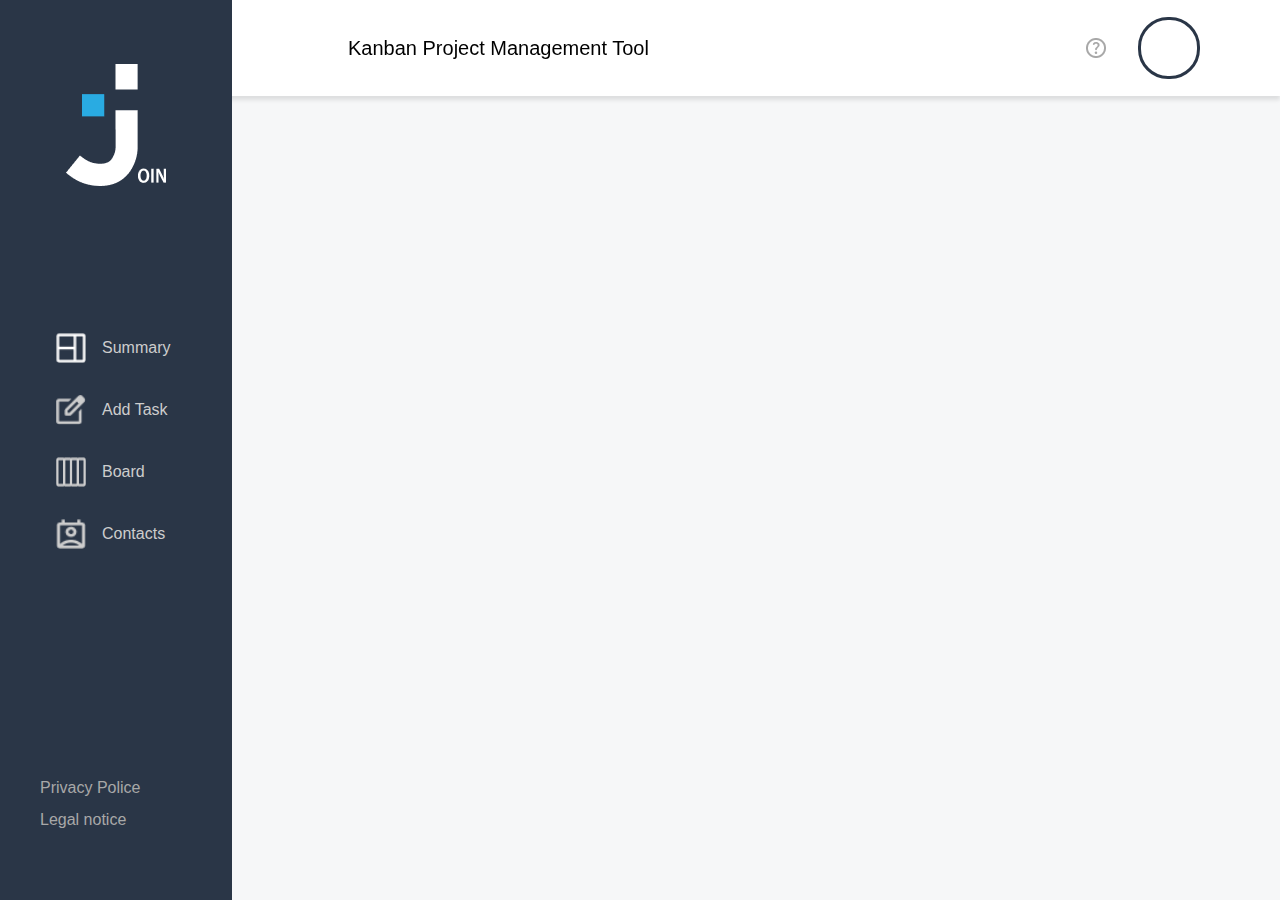
<file: html/summary.html>
<!DOCTYPE html>
<html lang="en">
<head>
    <meta charset="UTF-8">
    <meta name="viewport" content="width=device-width, initial-scale=1.0">
    <title>Summary</title>
    <link rel="stylesheet" href="/css/navBarHeader.css">
    <link rel="stylesheet" href="/css/navBarHeaderResponsive.css">
    <link rel="stylesheet" href="/css/summary.css">
    <link rel="icon" type="image/x-icon" href="/img/joinlogo.png">
    <script src="/js/include.js"></script>
    <script src="/js/register.js"></script>
    <script src="/js/summary.js"></script>
    <script src="/js/storage.js"></script>
    <script src="/js/board.js"></script>
</head>
<body onload="initSummary()">
    <div w3-include-html="/html/navigationBar.html"></div>
    <div w3-include-html="/html/header.html"></div>
    

    <section class="content" id="content">
        <div class="header-summary">
            <div><span class="headline-summary">Join 360</span></div>
            <div class="vertical-line"></div>
            <span class="span-headline">Key Metrics at a Glance</span>
            <div class="horizontal-line-mobile"></div>
        </div>
        <div class="summary-greeting">
            <div class="summary-container">
                <div class="toDo-Done">
                    <div class="to-do" onclick="redirectToBoard()">
                        <div>
                            <img class="summary-images" src="/img/pencil.png">
                        </div>
                        <div class="to-do-span">
                            <span class="number" id="todoCounter">0</span>
                            <span class="summary-text">To-do</span>
                        </div>
                </div>
                    <div class="to-do-lc done" onclick="redirectToBoard()">
                        <div>
                            <img class="summary-images" src="/img/check_summary.png">
                        </div>
                        <div class="to-do-span">
                            <span class="number" id="doneCounter">0</span>
                            <span class="summary-text">Done</span>
                        </div>
                    </div>
                </div>
                    <div class="summary-board" onclick="redirectToBoard()">
                        <div>
                            <img class="summary-images-urgency" src="/img/urgency.png">
                        </div>
                        <div class="to-do-span-urgency">
                            <span class="number" id="urgentCount">0</span>
                            <span class="urgent-text">urgent</span>
                        </div>
                        <div class="summary-board-border"></div>
                        <div class="summary-board-span">
                            <span class="summary-board-time" id="summaryUrgentTaskNextDate">April 27, 2024</span>
                            <span id="summaryUrgentTaskInfo">Upcoming Deadline</span>
                        </div>
                    </div>

                <div class="task-progress-feedback">
                    <div class="tpf-container" onclick="redirectToBoard()">
                        <span class="number" id="tasksInBoardNum">0</span>
                        <span class="summary-text">Tasks in</span>
                        <span class="summary-text">Board</span>
                    </div>
                    <div class="tpf-container" onclick="redirectToBoard()">
                        <span class="number" id="taskInProgressNum">0</span>
                        <span class="summary-text">Tasks in</span>
                        <span class="summary-text">Progress</span>
                    </div>
                    <div class="tpf-container" onclick="redirectToBoard()">
                        <span class="number" id="awaitingFeedbackNum">0</span>
                        <span class="summary-text">Awaiting</span>
                        <span class="summary-text">Feedback</span>
                    </div>
                </div>
            </div>
            <div class="greeting">
                <span class="daytime" id="daytimeGreeting"></span>
                <span class="guest-name" id="nameGreeting"></span>
            </div>
        </div>
    </section>
    <div class="greeting-mobile" id="greeting-mobile">
        <span class="daytime" id="daytimeGreetingMobile"></span>
        <span class="guest-name" id="nameGreetingMobile"></span>
    </div>
</body>
</html>
</file>
<file: css/style.css>
body {
    margin: 0;
    width: 100%;
    background-color: #F6F7F8;
    font-family: "Inter", sans-serif;
    animation: mymove 1.2s;
}

.main {
    display: flex;
    justify-content: center;
    align-items: center;
}

.content {
    width: 1440px;
    max-height: 1024px;
    height: 100vh;
    display: flex;
    flex-direction: column;
    align-items: center;
}

.header {
    position: absolute;
    width: 100%;
    display: flex;
    justify-content: space-between;
    margin-bottom: 63.5px;
}

.logoPlaceholder {
    width: 177px;
    height: 208px;
    position: relative;
    top: 67px;
    left: 75px;
}

.joinlogoAnimation {
    position: fixed;
    top: 50%;
    left: 50%;
    transform: translate(-50%, -50%);
    z-index: 100;;
}

.logoMobile {
    display: none;
}

.animationLogo {
    animation: shrinkAndMove 800ms ease-in-out forwards; /* Verwende die Animation */
    animation-delay: 800ms; /* Verzögerung der Animation um 1 Sekunde */
}

@keyframes shrinkAndMove {
    0% {
        width: 274px;
        height: 334.07px;
    }
    100% {
        width: 100.03px;
        height: 121.97px;
        top: 110px;
        left: 110px;
    }
}

.sign_up_container {
    position: absolute;
    top: 67px;
    right: 75px;
    display: flex;
    align-items: center;
    gap: 35px;
    width: 279px;
    height: 49px;
}

.signUpMobile {
    display: none;
}

.sign_up_button {
    font-size: 16px;
    font-weight: 700;
    width: 91px;
    height: 49px;
    border-radius: 8px;
    border: none;
    padding: 15px 16px 15px 16px;
    gap: 10px;
    background-color: #2A3647;
    color: white;
    cursor: pointer;
}

.sign_up_button:hover {
    background-color: #29ABE2;
    box-shadow: 2px 2px 4px rgba(0, 0, 0, 0.5);
    transition: 0.2s;
}

.signUpText {
    font-size: 20px;
}

.form {
    display: flex;
    flex-direction: column;
    align-items: center;
    width: 652px;
    height: 493px;
    border-radius: 30px;
    background-color: white;
    margin-top: 250px;
    margin-bottom: 100px;
}

.vector {
    position: relative;
    right: 130px;
    top: 65px;
    cursor: pointer;
    padding: 3px;
}

.vector:hover {
    background-color: lightgrey;
    border-radius: 50%;
    scale: 1.1;
}

.formHeadline {
    align-items: center;
    display: flex;
    flex-direction: column;
}

.formHeadlineText {
    font-size: 61px;
    font-weight: 700;
    text-align: center;
    line-height: 73.2px;
    font-weight: bold;
    margin-bottom: 16px;
    margin-top: 20px;
}

.formHeadlineBorder {
    width: 150px;
    border-bottom: 3px solid #29abe2;
    border-radius: 8px;
    margin-bottom: 12px;
}

.mailPassword {
    display: flex;
    flex-direction: column;
}

.inputMail {
    width: 422px;
    height: 48px;
    margin: 16px;
    background-image: url(/img/mail.png);
    background-repeat: no-repeat;
    background-position: 377px 16px;
    border: 1px solid #d1d1d1;
    border-radius: 10px;
    text-indent: 21px;
}

.inputPassword {
    width: 422px;
    height: 48px;
    margin: 16px 16px 4px 16px;
    background-image: url(/img/lock.png);
    background-repeat: no-repeat;
    background-position: 377px 16px;
    border: 1px solid #d1d1d1;
    border-radius: 10px;
    text-indent: 21px;
    line-height: 20px;
}

.input,
input::placeholder {
    font-size: 20px;
    font-weight: 400;
    line-height: 24px;
    color: #d1d1d1;
    transform: translateY(10%);
}

input {
    cursor: pointer;
}

.formLinksContainer {
    display: flex;
    justify-content: center;
    flex-direction: column;
    align-items: center;
    height: 100vh;
}

.logInButton {
    margin-bottom: 48px;
}

.notification {
    display: flex;
    justify-content: start;
    align-items: center;
    height: 20px;
    margin-left: 32px;
    margin-bottom: 10px;
}

#msgbox {
    color: red;
}

#msgbox-signup {
    color: red;
}

.loginCheckbox {
    margin-left: 39px;
    display: flex;
    align-items: center;
    gap: 8px;
    margin-bottom: 20px;
}

#exampleCheck1 {
    width: 20px;
    height: 20px;
}

.checkText {
    font-size: 16px;
    font-weight: 400;
}

input[id="loginCheckBoxRememberMe"] + label {
    display: inline-block;
    width: 16px;
    height: 16px;
    border: 2px solid #2a3647;
    border-radius: 3px;
    cursor: pointer;

}

input[id="loginCheckBoxRememberMe"] {
    display: none;
}

input[id="loginCheckBoxRememberMe"]:checked + label:after {
    position: relative;
    content: "\2714";
    font-size: 24px;
    top: -12px;
}

.loginCheckBoxRememberMeLabel {
    margin-right: 5px;
    margin-top: -1px;
}

.buttons {
    display: flex;
    justify-content: center;
    gap: 35px;
    margin-bottom: 48px;
}

.buttonLogin {
    width: 110px;
    height: 48px;
    border-radius: 8px;
    background-color: #2A3647;
    color: #FFFFFF;
    font-weight: 700;
    font-size: 21px;
    border: none;
    cursor: pointer;
}

.buttonLogin:hover {
    background-color: #29ABE2;
    box-shadow: 2px 2px 4px rgba(0, 0, 0, 0.5);
    transition: 0.2s;
}

.buttonGuest {
    width: 177px;
    height: 48px;
    border: 1px solid #2A3647;
    border-radius: 8px;
    background-color: #FFFFFF;
    font-size: 21px;
    font-weight: 700;
    line-height: 25.2px;
    cursor: pointer;
}

.buttonGuest:hover {
    border: 2px solid #29abe2;
    box-shadow: 2px 2px 4px rgba(0, 0, 0, 0.5);
    transition: 0.2s;
}

.footer {
    display: flex;
    gap: 35px;
    margin-bottom: 48px;
    height: 100%;
    align-items: end;
}

.footerLinks {
    cursor: pointer;
    text-decoration: none;
    color: #A8A8A8;
    font-size: 16px;
    font-weight: 400;
}

.footerLinks:hover {
    color: #29ABE2;
    scale: 1.1;
}

.fade-in {
    animation: fadeIn 1.2s;
}

@keyframes fadeIn {
  0% { opacity: 0; }
  80% {opacity: 0;}
  100% { opacity: 1; }
}

.formSignUp {
    width: 598px;
    height: 630px;
    margin-top: 155px;
    margin-bottom: 60px;
}

.loginCheckboxSignUp {
    margin-left: 0;
    display: flex;
    justify-content: center;
    align-items: center;
    margin-bottom: 20px;
}

.policeLink {
    font-size: 16px;
    color: #29ABE2;
}

.privacy-text {
    color: #a8a8a8;
}

.policeLink:hover {
    text-decoration: underline;
    cursor: pointer;
}

.inputNameSignUp {
    width: 422px;
    height: 48px;
    margin: 10px;
    background-image: url(/img/person.png);
    background-repeat: no-repeat;
    background-position: 377px 16px;
    border: 1px solid #d1d1d1;
    border-radius: 10px;
    text-indent: 21px;
}

.inputMailSignUp {
    width: 422px;
    height: 48px;
    margin: 10px;
    background-image: url(/img/mail.png);
    background-repeat: no-repeat;
    background-position: 377px 16px;
    border: 1px solid #d1d1d1;
    border-radius: 10px;
    text-indent: 21px;
}

.inputPasswordSignUp {
    width: 422px;
    height: 48px;
    margin: 10px;
    background-image: url(/img/lock.png);
    background-repeat: no-repeat;
    background-position: 377px 16px;
    border: 1px solid #d1d1d1;
    border-radius: 10px;
    text-indent: 21px;
}

.formHeadlineTextSignUp {
    font-size: 61px;
    font-weight: 700;
    text-align: center;
    line-height: 73.2px;
    font-weight: bold;
    margin-bottom: 16px;
    margin-top: 20px;
}

.d-none {
    display: none !important;
}

@media (max-width: 720px) {
    .form {
        width: 396px;
        height: 515px;
        margin-bottom: 50px;
        margin-top: 0;
    }

    .inputMail {
        width: 364px;
        height: 48px;
        background-position: 329px 16px;
    }

    .inputPassword {
        width: 364px;
        height: 48px;
        background-position: 329px 16px;
    }

    .formHeadlineText {
        font-size: 47px;
    }

    .formHeadlineBorder {
        width: 88px;
    }

    .buttons {
        margin-bottom: 32px;
        flex-direction: column;
        gap: 16px;
        align-items: center;
    }

    .buttonLogin {
        width: 177px;
    }

    .sign_up_container {
        display: none;
    }

    .joinlogoAnimation {
        width: 100.03px;
        height: 121.97px;
    }

    .logoPlaceholder {
        width: 64px;
        height: 78.03px;
    }

    @keyframes shrinkAndMove {
        0% {
            width: 100.03px;
            height: 121.97px;
        }
        100% {
            width: 64px;
            height: 78.03px;
            top: 60px;
            left: 60px;
        }
    }

    .signUpMobile {
        display: flex;
        align-items: center;
        gap: 35px;
        width: 279px;
        height: 49px;
        display: flex;
        margin-bottom: 26px;
    }

    .footer {
        margin-bottom: 24px;
        margin-top: 48px;
    }

    @keyframes mymove {
        0% {
            background-color: rgba(42, 54, 71, 1);
        }
        80% {
            background-color: rgba(42, 54, 71, 1);
        }
        100% {
            background-color: #F6F7F8;
        }
      }


    .content {
        max-height: 926px;
    }

    .formLinksContainer {
        height: auto;
        margin-top: 150px;
    }
}

@media (max-width: 450px) {
    .form {
        width: 290px;
        height: 515px;
        margin-bottom: 50px;
        margin-top: 0;
    }

    .inputMail {
        width: 264px;
        height: 48px;
        background-position: 229px 16px;
    }

    .inputPassword {
        width: 264px;
        height: 48px;
        background-position: 229px 16px;
    }

    .content {
        max-height: 650px;
    }

    .formLinksContainer {
        margin-top: 120px;
    }
}


@media (max-width: 380px) {
    .form {
        width: 290px;
        height: 415px;
        margin-bottom: 32px;
        margin-top: 0;
    }

    .inputMail {
        width: 248px;
        height: 40px;
        background-position: 219px 12px;
    }

    .inputPassword {
        width: 248px;
        height: 40px;
        background-position: 219px 10px;
    }

    .joinlogoAnimation {
        width: 48px;
        height: 48px;
    }

    @keyframes shrinkAndMove {
        0% {
            width: 100.03px;
            height: 121.97px;
        }
        100% {
            width: 48px;
            height: 48px;
            top: 60px;
            left: 60px;
        }
    }

    .notification {
        margin-bottom: 0;
        margin-left: 16px;
    }

    #msgbox {
        font-size: 12px;
        margin-top: 16px;
    }

    .inputPassword{
        margin: 16px 16px 0px 16px;
    }

    .inputMail {
        margin: 0px 16px 0px 16px;
    }

    .formHeadlineText {
        margin-block-start: 0;
        margin-block-end: 0;
    }

    .buttons {
        margin-bottom: 0;
    }

    .footer {
        margin-top: 24px;
    }
}

@media (max-width: 720px) {
    .formSignUp {
        height: 600px;
    }

    .formHeadlineTextSignUp {
        font-size: 47px;
        margin-block-start: 0;
        margin-block-end: 0;

    }

    .inputNameSignUp {
        width: 364px;
        height: 48px;
        background-position: 329px 16px;
    }

    .inputMailSignUp {
        width: 364px;
        height: 48px;
        background-position: 329px 16px;
    }

    .inputPasswordSignUp {
        width: 364px;
        height: 48px;
        background-position: 329px 16px;
    }

    .vector {
        right: 88px;
        top: 50px;
    }
}

@media (max-width: 450px) {
    .formSignUp {
        height: 600px;
    }

    .inputNameSignUp {
        width: 264px;
        height: 48px;
        margin: 8px 16px 0px 16px;
        background-position: 239px 16px;
    }

    .inputMailSignUp {
        width: 264px;
        height: 48px;
        margin: 16px 16px 0px 16px;
        background-position: 239px 16px;
    }

    .inputPasswordSignUp {
        width: 264px;
        height: 48px;
        margin: 16px 16px 0px 16px;
        background-position: 239px 16px;
    }

    .vector {
        right: 56px;
    }
}

@media (max-width: 380px) {
    .formSignUp {
        height: 490px;
    }

    .vector {
        right: 32px;
        top: 48px
    }

    .headline {
        margin-top: -32px;
    }

    .loginCheckboxSignUp {
        margin-bottom: 0;
    }

    .footer {
        margin-top: 0;
    }

    .vector {
        right: 46px;
    }
}
</file>
<file: css/addTask.css>
.content {
    position: relative;
    height: 100vh;
    display: flex;
    justify-content: flex-start;
}

.d-none {
    display: none !important;
}

.transparent {
    color: transparent !important;
}

.hidden {
    visibility: hidden;
}

/*  LAYOUT  */

.addTaskPage{
    margin-left: 232px;
    padding-inline: 64px;
}

.addTask {
    height: fit-content;
    width: 976.25px;
    display: flex;
    flex-direction: column;
    justify-content: space-between;
    color: #2A3647;
    padding-top: 160px;
    padding-bottom: 50px;
    overflow: scroll !important;
    gap: 80px
}

.addTask-top {
    width: 100%;
    display: flex;
    flex-direction: column;
    gap: 32px;
}

.addTask-title {
    margin: 0;
    font-size: 61px;
    font-weight: 700;
}

.input-section {
    width: 100%;
    height: 424px;
    display: flex;
    justify-content: space-between;
    font-size: 20px;
    font-weight: 400;
    line-height: 24px;
}

.input-section-left {
    width: 100%;
    display: flex;
    flex-direction: column;
    gap: 20px;
}

.parting-line {
    height: 100%;
    border: 0.5px solid #D1D1D1;
}

.line-page{
    margin-inline: 32px;
}

.input-section-right {
    width: 100%;
    display: flex;
    flex-direction: column;
    gap: 20px;
}

.addTask-bottom {
    position: relative;
    width: 100%;
    display: flex;
    justify-content: space-between;
    align-items: flex-end;
    font-size: 20px;
    font-weight: 400;
}

/*  INPUT ELEMENT   */

.input-section-element {
    display: flex;
    flex-direction: column;
    gap: 8px;
}

.input-container {
    border: 1px solid #D1D1D1;
    box-sizing: border-box;
    border-radius: 10px;
    padding: 12px 16px 12px 16px;
    background-color: white;
    display: flex;
    justify-content: space-between;
    align-items: center;
    cursor: pointer;
}

.input-container:focus {
    border: 1px solid #29ABE2;
}

.input-container-select {
    z-index: 1;
}

.input-container-select:hover {
    border: 1px solid #A8A8A8;
}

.input-container:focus-within {
    border: 1px solid #29ABE2;
}

.inputfield {
    width: 100%;
    border: unset;
    padding: 0;
    font-size: 20px;
    font-weight: 400;
    line-height: 24px;
    font-family: "Inter", sans-serif;
    box-sizing: border-box;
    cursor: pointer;
    color: black;
}

.inputfield::placeholder {
    color: #D1D1D1;
}

.inputfield:focus {
    outline: none;
}

/*  REQUIRED ELEMENTS   */
.input-container-required {
    display: flex;
    flex-direction: column;
    gap: 4px;
}

.empty {
    border-color: #FF8190 !important;
}

.required-text {
    font-size: 12px;
    font-weight: 400;
    line-height: 14.4px;
    color: #FF8190;
}

/*  ADD TASK BOTTOM SECTION   */
.required-bottom{
    position: relative;
    z-index: -1;
}

.addTask-bottom-buttons {
    width: 100%;
    display: flex;
    justify-content: flex-end;
    gap: 16px;
}

.addTask-bottom-buttons button {
    display: flex;
    justify-content: center;
    gap: 4px;
    padding: 16px;
    border-radius: 10px;
    font-size: 20px;
    font-weight: 400;
    line-height: 24px;
    cursor: pointer;
}

.addTask-bottom-buttons img {
    width: 24px;
    height: fit-content;
}

#clearButton {
    height: 56px;
    width: 126px;
    border: 1px solid #2A3647;
    box-sizing: border-box;
    background-color: transparent;
    display: flex;
    align-items: center;
}

#clearButton:hover {
    border: 2px solid #29ABE2;
    box-shadow: 0 4px 4px 0 rgba(0, 0, 0, 0.25);
    color: #29ABE2;

    .closeImg {
        background-image: url(../img/closeVectorBlue.svg);
    }
}

.closeImg {
    background-image: url(../img/closeVectorBlack.svg);
    background-size: contain;
    width: 24px;
    height: 24px;
}

#createTaskButton {
    background-color: #2A3647;
    color: white;
    border: none;
}

#createTaskButton:hover {
    background-color: #29ABE2;
    box-shadow: 0 4px 4px 0 rgba(0, 0, 0, 0.25);
}

/*  TASK ADDED  */

.added-container{
    position: fixed;
    top: 0;
    left: 232px;
    bottom: 0;
    right: 0;
    height: 100vh;
    display: flex;
    justify-content: center;
    align-items: center;
    z-index: 89;
}

#task-added {
    position: absolute;
    z-index: 89;
    width: 300px;
    height: 74px;
    border-radius: 20px;
    background-color: #2A3647;
    display: flex;
    justify-content: center;
    align-items: center;
    gap: 16px;
    color: white;
    font-size: 20px;
    line-height: 24px;
    box-shadow: 0 0 4px 0 rgba(0, 0, 0, 0.15);
    animation-name: slide;
    animation-direction: normal;
    animation-duration: 0.5s;
    animation-timing-function: linear;
    animation-fill-mode: forwards;
  }

  @keyframes slide {
    from {
        bottom: -100px;
    }
    to {
        bottom: 50%;
    }
  }
</file>
<file: css/addTaskInputs.css>
/*  DESCRIPTION FIELD  */

.input-container-description {
    height: 120px;
    width: 100%;
    display: flex;
    flex-direction: column !important;
    align-items: flex-end;
    gap: 10px;
    padding: 18px 16px 4px 16px !important;
}

.input-container-description img {
    margin-right: -12px;
    height: 18.9px;
    width: 18.9px;
    cursor: auto;
}

.textarea-description {
    width: 100%;
    height: 100%;
    resize: vertical;
    border: none;
    background-color: white;
    font-size: 20px;
    font-weight: 400;
    line-height: 24px;
    font-family: "Inter", sans-serif;
    cursor: pointer;
}

.textarea-description:focus {
    border-color: #29ABE2;
    outline: none;
}

.textarea-description::placeholder {
    color: #D1D1D1;
}

.textarea-description::-webkit-resizer {
    display: none;
}

/*  ASSIGNED TO FIELD  */

#addTask-assigned::placeholder {
    color: #000000;
}

.dropdown-img {
    position: relative;
    width: 24px;
    height: 24px;
}

.dropdown-img:hover {
    background-color: #F6F7F8;
    border-radius: 50%;
}

.dropdown-img-rotated {
    -webkit-transform: rotate(180deg);
    transform: rotate(180deg);
}

.addTask-contacts-container {
    width: 100%;
    height: 200px;
    background-color: white;
    margin-top: -23px;
    padding-top: 15px;
    position: relative;
    border-radius: 10px;
    box-shadow: 0 0 14px 3px rgba(0, 0, 0, 0.04);
    overflow-y: scroll;
}

.contact-container {
    display: flex;
    justify-content: space-between;
    align-items: center;
    padding: 7px 16px 7px 16px;
    border-radius: 10px;
    cursor: pointer;
    color: black;
}

.contact-container:hover {
    background-color: #EEEEEE;
}

.contact-container-focus {
    background-color: #2A3647;
    color: white !important;

    .contact-container-check {
        background-image: url(/img/checkedbuttonWhite.svg);
    }
}

.contact-container-focus:hover {
    background-color: #091931;
}

.contact-container-name {
    display: flex;
    align-items: center;
    gap: 16px;
}

.circleName {
    width: 42px;
    height: 42px;
    box-sizing: border-box;
    border: 2px solid white;
    border-radius: 50%;
    display: flex;
    align-items: center;
    justify-content: center;
    font-size: 12px;
    font-weight: 400;
    line-height: 14.4px;
    color: white;
}

.contact-container-check {
    background-image: url(/img/CheckButtonBlue.svg);
    width: 24px;
    height: 24px;
}

.contact-circles {
    position: relative;
    display: flex;
    align-items: center;
    gap: 8px;
}

/*  DATE FIELD  */

.inputfield[type="date"] {
    position: relative;
}

.inputfield[type=date]:invalid::-webkit-datetime-edit {
    color: #D1D1D1;
}

.inputfield[type="date"]::-webkit-calendar-picker-indicator {
    background: transparent;
    position: absolute;
    top: 0;
    bottom: 0;
    left: 0;
    right: 0;
    width: auto;
    cursor: pointer;
}

/*  PRIO FIELD    */

.prio-buttons {
    display: flex;
    justify-content: space-between;
    gap: 16px;
}

.prio-buttons button {
    width: 33.3%;
    height: auto;
    border: none;
    border-radius: 10px;
    padding: 16px 10px 16px 10px;
    display: flex;
    justify-content: center;
    align-items: center;
    gap: 8px;
    font-size: 20px;
    font-weight: 400;
    line-height: 24px;
    cursor: pointer;
    background-color: white;
    box-shadow: 0 0 4px 0 rgba(0, 0, 0, 0.1);
}

.prio-buttons button:hover {
    box-shadow: 0 4px 4px 0 rgba(0, 0, 0, 0.25);
}

.urgentButton-focus {
    background-color: #FF3D00 !important;
    color: white;
    font-size: 21px !important;
    font-weight: 700 !important;
    line-height: 25.2px !important;

    .urgentImg {
        background-image: url(/img/PrioAltaWhite.svg);
    }
}

.urgentImg {
    background-image: url(/img/PrioAltaRed.svg);
    background-size: contain;
    background-repeat: no-repeat;
    width: 20px;
    height: 14.51px;
}

.mediumButton-focus {
    background-color: #FFA800 !important;
    color: white;
    font-size: 21px !important;
    font-weight: 700 !important;
    line-height: 25.2px !important;

    .mediumImg {
        background-image: url(/img/PrioMediaWhite.svg);
    }
}

.mediumImg {
    background-image: url(/img/PrioMediaOrange.svg);
    background-size: contain;
    background-repeat: no-repeat;
    width: 20px;
    height: 7.45px;
}

.lowButton-focus {
    background-color: #7AE229 !important;
    color: white;
    font-size: 21px !important;
    font-weight: 700 !important;
    line-height: 25.2px !important;

    .lowImg {
        background-image: url(/img/PrioBajaWhite.svg);
    }
}

.lowImg {
    background-image: url(/img/PrioBajaGreen.svg);
    background-size: contain;
    background-repeat: no-repeat;
    width: 20px;
    height: 14.51px;
}

/*  CATEGORY FIELD  */

.addTask-category-section {
    position: relative;
    z-index: 1;
}

#addTask-category-container {
    width: 100%;
    background-color: white;
    margin-top: -20px;
    position: absolute;
    z-index: -1;
    border-radius: 10px;
    box-shadow: 0 0 14px 3px rgba(0, 0, 0, 0.04);
    padding-top: 20px;
    display: flex;
    flex-direction: column;
}

.single-Category {
    padding: 12px 16px 12px 16px;
    border-radius: 10px;
    cursor: pointer;
}

.single-Category:hover {
    background-color: #D1D1D1;
}

/*  SUBTASKS FIELD  */

.subtasks-list {
    height: 100px;
    overflow: scroll;
}

.input-container:focus-within {
    .dropdown-img-plus {
        display: none;
    }
}

.subtasks-list-element {
    display: flex;
    justify-content: space-between;
    align-items: center;
    padding: 6px 16px 6px 16px;
    border-radius: 10px;
    font-size: 16px;
    line-height: 19.2px;
}

.subtasks-list-element:hover {
    background-color: #EEEEEE;
    display: flex;
    justify-content: space-between;

    .subtasks-icon-hidden {
        visibility: visible;
    }

    .subtasks-icon img:hover {
        scale: 1.1;
    }
}

.subtasks-list-element li {
    cursor: pointer;
}

.subtasks-icon {
    display: flex;
    align-items: center;
    gap: 4px;
    cursor: pointer;
}

.subtasks-icon-hidden {
    visibility: hidden;
}

.subtasks-icon img:hover {
    scale: 1.1;
}

.subtasks-icon-line {
    height: 22px;
}

.subtask-edit-container{
    background-color: white;
    border-bottom: 1px solid #005DFF;
    border-radius: 0;
    padding: 4px 16px 4px 16px;
}

.subtask-edit-container:hover{
    background-color: white;
}

.subtask-edit-input{
    font-size: 16px;
    line-height: 19.2px;
}
</file>
<file: css/addTaskResponsive.css>
@media(max-width: 400px){
    .prio-buttons {
        display: flex;
        flex-direction: column;
        align-items: center;
        width: 100%;
    }

    .prio-buttons button{
        width: 100%;
    }
}

@media(max-width: 500px) {
    .prio-buttons {
        gap: 8px;
    }

    .prio-buttons button {
        padding: 10px 10px 10px 10px;
    }

    .addTask-bottom {
        font-size: 16px;
    }   
}

@media(min-width: 400px){
    .addTask-bottom-buttons{
        width: fit-content;
    }
}

@media(max-width: 850px){
    .content {
        display: flex !important;
        justify-content: center !important;
        height: 100%;
        margin-left: 0;
        padding-bottom: 80px;
    }

    .addTaskPage{
        margin-left: 0px;
        padding-inline: 0px;
    }

    .addTask {
        width: 100% !important;
        padding-inline: 16px !important;
    }

    .addTask-title {
        font-size: 47px;
    }
    
    .input-section{
        font-size: 16px;
    }

    .input-container{
        padding: 10px 21px 10px 21px !important;
    }

    .inputfield{
        font-size: 16px;
    }

    #input-container-description{
        padding: 18px 21px 9px 21px !important;
    }

    .textarea-description{
        font-size: 16px;
    }

    .prio-buttons button {
        padding: 10px 18px 10px 18px;
        font-size: 16px;
        line-height: 19.2px;
    }

    .addTask-bottom {
        bottom: 80px !important;
        left: 16px !important;
        right: 16px !important;
        padding-left: 0px !important;
    }

    .added-container{
        left: 0;
    }
}

@media(max-width: 1260px) {
    .content {
        display: block;
        height: auto;
    }

    .addTask {
        width: auto;
        height: 100%;
        display: flex;
        flex-direction: column;
        gap: 16px;
    }

    .input-section {
        height: auto;
        display: flex;
        flex-direction: column;
        margin-top: 32px;
        gap: 16px;
    }

    .line-page {
       display: none;
    }

    #addTask-category-container {
        position: relative;
        z-index: -1;
    }

    .addTask-bottom {
        width: auto;
        position: fixed;
        z-index: 99;
        bottom: 0;
        left: 64px;
        right: 64px;
        align-items: center;
        background-color: #F6F7F8;
        padding-block: 16px;
        padding-left: 232px;
    }
    
    #clearButton {
        display: none;
    }
}
</file>
<file: css/board.css>
/*border-header*/

.board-section{
  display: flex;
  align-items: center;
  justify-content: start;
  height: 100vh;
}

.board-content{
  height: 70%;
  margin-left: 280px;
  width: 80%;
  margin-right: 60px;
}

h1{
  font-size: 61px;
  font-weight: 700;
  line-height: 73.2px;
}

.board-header{
  display: flex;
  align-items: center;
  justify-content: space-between;
}

.addTask-content{
  display: flex;
  align-items: center;
  justify-content: center;
  gap: 32px;
  height: 48px;
}

.search-content{
  display: flex;
  border: 1px solid #A8A8A8;
  border-radius: 10px;
  padding: 8px 16px;
  background-color: #FFFFFF;
  height: 36px;
}

.line-content{
  width: 1px;
  background-color: #D1D1D1;
  margin-right: 0px;
  height: 36px;
}

.search-btn{
  background-color: #FFFFFF;
  border: none;
}

#search-input{
  outline: none;
  border: none;
  font-size: 24px;
}

#search-input::placeholder{
  color: #D1D1D1;
}

#search-icon{
  font-size: 18px;
  cursor: pointer;
  padding: 5px;
}

#search-icon:hover{
  background-color: #e9e6e6;
  border-radius: 15px;
}

.search-line-content{
  display: flex;
  justify-content: space-between;
  width: 40px;
}

.addTask-button{
  display: flex;
  align-items: center;
  justify-content: center;
  gap: 10px;
  background-color: #2A3647;
  color: #FFFFFF;
  border-radius: 10px;
  padding: 8px 16px;
  cursor: pointer;
  width: 125px;
  height: 36px;
  font-size: 21px;
  line-height: 25.2px;
  transition: background-color 0.1s;
}

.addTask-button:hover{
  background-color: #29ABE2;
  box-shadow: 0px 4px 4px 0 rgba(17, 3, 3, 0.24);
}

/*Board-Management*/

.board-management-content{
  display: flex;
  align-items: start;
  justify-content: space-between;
  gap:24px;
  flex-wrap: wrap;
}

.inner-management-content{
  width: 320px;
}


.title-m-content{
  display: flex;
  justify-content: space-between;
  align-items: center;
  width: 100%;
}

.plus-btn{
  background-color: transparent;
  border: 2px solid #2A3647;
  border-radius: 8px;
  width: 24px;
  height: 24px;
  display: flex;
  align-items: center;
  justify-content: center;
  padding: 12px;
  cursor: pointer;
}
.plus-btn:hover{
  border-color: #29ABE2;
  color: #29ABE2;
}

.title-m{
  font-size: 20px;
  line-height: 24px;
  color: #42526E;
  font-weight: 700;
}

#newTask, #noTask-toDo, #noTask-inProgress, #noTask-await, #noTask-done{
  width: 320px;
  height: 48px;
  background-color: #E7E7E7;
  border-radius: 10px;
  border: 1px dashed #A8A8A8;
  display: flex;
  align-items: center;
  justify-content: center;
}


#newTask p, #noTask-toDo p, #noTask-inProgress p, #noTask-await p, #noTask-done p{
  color: #A8A8A8;
}

.hidden{
  display: none !important;
}

#newTask-toDo,#newTask-inProgress,#newTask-await,#newTask-done{
  min-height: 50vh;
}

.transparent{
  background-color: transparent !important;
  border: none !important;
}

.card{
 display: flex;
 flex-direction: column;
 align-items: start;
 justify-content: start;
 gap: 24px;
 background-color: #FFFFFF;
 margin-bottom: 10px;
 padding: 16px;
 border-radius: 24px;
 width: 282px;
 height:auto;
 position: relative;
 box-shadow: 0 4px 8px 0 rgba(0, 0, 0, 0.2), 0 6px 20px 0 rgba(0, 0, 0, 0.19);
 cursor: pointer;
 transition: transform 0.3s ease-in-out;
}

.card:hover{
  transform: rotate(5deg);
}

.card-category-title{
  background-color: #1FD7C1;
  color: #FFFFFF;
  border-radius: 8px;
  padding: 4px 16px;
  width: 113px;
  height: 27px;
  display: flex;
  align-items: center;
  justify-content: center;
  font-size: 16px;
}

.blue{
  background-color: #0038FF;
  color: #FFFFFF;
  border-radius: 8px;
  padding: 4px 16px;
  width: 113px;
  height: 27px;
  display: flex;
  align-items: center;
  justify-content: center;
  font-size: 16px;
}

.green{
  background-color: #1FD7C1;
  color: #FFFFFF;
  border-radius: 8px;
  padding: 4px 16px;
  width: 113px;
  height: 27px;
  display: flex;
  align-items: center;
  justify-content: center;
  font-size: 16px;
}

.title-description-content{
  display: flex;
  flex-direction: column;
  gap:8px ;
  width: 350px;
  word-wrap: break-word;
}

.card-title{
  width: 220px;
  line-height: 19.2px;
  font-size: 16px;
  margin-block-start: 0;
  margin-block-end: 0;
  font-weight: 700;
}

.card-description{
  width: 220px;
  line-height: 19.2px;
  font-size: 16px;
  margin-block-start: 0;
  margin-block-end: 0;
  font-weight: 400;
  color: #A8A8A8;
}

.card-subtasks-text{
  color: #000000 !important;
  margin-block-start: 0;
  margin-block-end: 0;
}

.card-user-content{
  display: flex;
  justify-content: space-between;
  align-items: center;
  width: 100%;
}

/*Add Task der größte Teil ist von Saskia */

.addTaskBoard{
  height: 660px;
  width: 976.25px;
  background-color: #FFFFFF;
  position: fixed;
  top: 50%;
  left: 50%;
  transform: translate(150%, -50%);
  padding: 2rem;
  border-radius: 30px;
  z-index: 999;
  transition: transform 0.5s ease;
}

.addTask{
  padding-top: 0 !important;
  padding-bottom: 0 !important;
}

.addTaskBoard.slide-in{
  transform: translate(-50%, -50%);
}

.showTask{
  width: 370px;
  height: 650px;
  display: flex;
  flex-direction: column;
  background-color: #FFFFFF;
  justify-content: space-between;
  border-radius: 30px;
  padding: 30px 30px;
  gap: 14px;
  position: fixed;
  left: 50%;
  top: 50%;
  transform: translate(150%, -50%);
  transition: transform 0.5s ease-in-out;
  z-index: 999;
}

.showTask.slide-in{
  transform: translate(-50%, -50%);
}

.addTask-title-content{
  display: flex;
  align-items: center;
  justify-content: space-between;
}

.category-show-content{
  display: flex;
  justify-content: space-between;
  align-items: center;
  cursor: pointer;
}

.title-content-show{
  width: 370px;
  word-wrap: break-word;
}

.close-btn{
  color: #2A3647;
  font-size: 30px !important;
  font-weight: 100;
  cursor: pointer;
  padding: 5px 7px 0px 7px;
  height: 36px;
}

.close-btn:hover{
  background-color: #E7E7E7;
  border-radius: 20px;
}

.overlay{
  background-color: rgba(0, 0, 0, 0.6);
  width: 100%;
  height: 100%;
  backdrop-filter: blur(1px);
  position: fixed;
  top: 0;
  left: 0;
  z-index: 100;
}

#addTask-title, #addTask-description, #addTask-dueDate, #addTask-category, #addTask-subtasks, #addTask-assigned{
  outline-color:#29ABE2;
}


.input{
  border: 1px solid #D1D1D1;
  border-radius: 10px;
  padding: 12px 21px 12px 21px;
  background-color: white;
  font-size: 20px;
  font-weight: 400;
  line-height: 24px;
}

.input::placeholder{
  color: #D1D1D1;
}


.prio-buttons button:hover{
  box-shadow: 0px 4px 2px 0 rgba(17, 3, 3, 0.24);
}

.urgent-button:focus, .urgent-button.active{
  background-color: #FF3d00;
  color: #FFFFFF;
}

.medium-button:focus, .medium-button.active{
  background-color: #FFA800;
  color: #FFFFFF;
}

.low-button:focus, .low-button.active{
  background-color: #7AE229;
  color: #FFFFFF;
}

.urgent-button img, .medium-button img, .low-button img{
  background-color: #FFFFFF;
  border: none;
  padding: 2px;
}

.addTask-bottom-buttons img{
  width: 24px;
  height: 24px;
}

.required-text{
  font-size: 12px;
  font-weight: 400;
  line-height: 14.4px;
  color: #FF8190;
}

/*new*/

.progress-bar-content{
  display: flex;
  align-items: center;
  justify-content: start;
  width: 100%;
  gap: 20px;
}

.user-container-board{
  display: flex;
  align-items: center;
}

.user-inner-container{
  color: #000000;
  padding: 10px 2px 10px 10px;
  font-size: 12px;
  border-radius: 40px;
  display: flex;
  justify-content: center;
  align-items: center;
  position: relative;
}

.number-of-contacts{
  color: #2A3647;
  font-size: 18px;
}

.user-task-content{
  color: #ffffff;
  padding: 10px;
  border-radius: 40px;
  font-size: 14px;
  font-weight: 500;
  line-height: 14.4px;
  width: 20px;
  height: 20px;
  display: flex;
  align-items: center;
  justify-content: center;
  margin-left: -5px;
}

#user-show-letter{
  display: flex;
  flex-direction: column;
  gap: 5px;
}

#user-show-name{
  display: flex;
  flex-direction: column;
  gap: 25px;
}

.user-task-content-show{
  color: #ffffff;
  padding: 10px;
  border-radius: 40px;
  font-size: 14px;
  font-weight: 500;
  line-height: 14.4px;
  width: 20px;
  height: 20px;
  display: flex;
  justify-content: center;
  align-items: center;
}


/*show card*/

.show-card-title{
  font-size: 51px;
  font-weight: 700;
  line-height: 53.2px;
  color: #000000;
  margin-block-start: 0;
  margin-block-end: 14px;
}

.show-card-description{
  margin-block-start: 0;
  margin-block-end: 0;
  font-size: 16px;
  line-height: 24px;
  font-weight: 400;
  color: #000000;
}

.dueDate-content{
  display: flex;
  gap: 20px;
}

.dueDateText-content,.prioText,.assignedToText{
  color: #2A3647;
}

.priority-content{
  display: flex;
  align-items: center;
  gap: 24px;
}

.prio-icon-text-content{
  display: flex;
  align-items: center;
  gap: 10px;
}

.show-assignedTo-content{
  display: flex;
  flex-direction: column;
  justify-content: center;
  gap: 18px;
}

.show-user-content{
  display: flex;
  align-items: center;
  gap: 16px;
}

.show-btn-content{
  display: flex;
  align-items: center;
  justify-content: end;
  gap: 10px;
}

.show-btn-content button{
  background-color: transparent;
  border: none;
  cursor: pointer;
}

.show-line-content{
  width: 1px;
  background-color: #D1D1D1;
  margin-right: 0px;
  height: 24px;
}

.show-delete-content, .show-edit-content{
  display: flex;
  align-items: center;
  cursor: pointer;
}

.checkbox-show-content{
  display: flex;
  align-items: center;
  gap: 16px;
}

input[type="checkbox"] {
  appearance: none;
  display: flex;
  align-content: center;
  justify-content: center;
  font-size: 2rem;
  padding: 0.1rem;
  border: 2px solid #2A3647;
  border-radius: 0.5rem;
  cursor: pointer;
}

input[type="checkbox"]::before {
  content: "✓";
  width: 14px;
  height: 14px;
  transform: scale(0);
  background-color: #ffffff;
  display: flex;
  align-items: center;
  justify-content: center;
  font-size: 24px;
  font-weight: 700;
  color: #2A3647;
  padding: 3px
}

input[type="checkbox"]:checked::before {
  transform: scale(1);
}

input[type="checkbox"]:hover {
  color: black;
}

.subtask-show-text{
  font-size: 18px;
  font-weight: 400;
  color: #000000;
}

.addTask-button-responsiv{
  display: none;
}

.inputfield.warning::placeholder {
  color: red;
}
</file>
<file: css/boardResponsiv.css>
/*Responsive*/

@media(max-width:1250px){
  .addTask-top{
    gap: 0 !important;
    height: 600px;
  }

  .addTaskBoard{
    background-color: #F7F8F9;
  }

  .addTask-bottom{
    padding-left: 0 !important;
  }
}

@media(max-width:1075px){

  .addTask-button-responsiv{
    display: block;
    display: flex;
    align-items: center;
    justify-content: center;
    background-color: #2A3647;
    color: #FFFFFF;
    border-radius: 10px;
    padding: 8px 16px;
    cursor: pointer;
    width: 20px;
    height: 36px;
    font-size: 21px;
    transition: background-color 0.1s;
  }

  .addTaskBoard{
    display: none;
  }

  .addTask-button-responsiv:hover{
    background-color: #29ABE2;
    box-shadow: 0px 4px 4px 0 rgba(17, 3, 3, 0.24);
  }

  .addTask-button{
    display: none;
  }

  .addTask-content{
    display: flex;
    flex-direction: column-reverse;
    justify-content: flex-end;
  }

  .board-header{
    position: relative;
    height: 250px;
  }

  .search-content{
    position: absolute;
    bottom: 0;
    right: 0;
    left: 0;
    justify-content: space-between;
  }

  .board-content{
    height: 90%;
  }
}

@media(max-width:1005px){
  .inner-management-content{
    width: 100%;
  }
  #newTask, #noTask-toDo, #noTask-inProgress, #noTask-await, #noTask-done{
    width: 99%;
  }

  #newTask-toDo, #newTask-inProgress, #newTask-await, #newTask-done {
    min-height: 10vh;
    display: flex;
    overflow-x: auto;
    gap: 20px;
  }

  .card{
    width: 275px;
    box-shadow: 0 1px 1px 0 rgba(0, 0, 0, 0.2), 0 2px 2px 0 rgba(0, 0, 0, 0.19);
    height: 280px;
    padding: 20px;
  }

  .board-content{
    margin-right: 20px;
    width: 100%;
    height: 90%;
    overflow-x: hidden;
  }

  .card-user-content{
    position: absolute;
    bottom: 15px;
    width: 85%;
  }
}

@media(max-width: 850px){

  .board-content{
    margin-left: 20px;
    margin-right: 20px;
    width: 100%;
    height: 90%;
    overflow-x: hidden;
  }

  .board-header{
    position: relative;
    height: 250px;
  }

  .search-content{
    position: absolute;
    bottom: 0;
    right: 0;
    left: 0;
    justify-content: space-between;
  }

  .border-management-content{
    flex-wrap: wrap;
    justify-content: center;
    margin-top: 10px;
  }

  .inner-management-content{
    width: 100%;
  }

  #newTask-toDo, #newTask-inProgress, #newTask-await, #newTask-done {
    min-height: 10vh;
    display: flex;
    overflow-x: auto;
    gap: 20px;
  }

  .card{
    width: 275px;
    box-shadow: 0 1px 1px 0 rgba(0, 0, 0, 0.2), 0 2px 2px 0 rgba(0, 0, 0, 0.19);
    height: 280px;
    padding: 20px;
  }

  #addTask{
    width: 500px;
    padding: 30px;
  }

  .showTask{
    top: 50%;
  }

  .addTask-bottom{
    bottom: 0 !important; /* wird nicht überschrieben da schon important ist*/
  }

  .addTaskBoard{
    top: 50%;
  }
}

@media(max-width:550px){

  .showTask{
    width: 300px;
    padding: 30px 25px 30px 20px;
  }

  #addTask-edit{
    width: 350px !important;
  }

  .input-edit{
    width: 310px;
  }

  .input-edit-subtask{
    width: 302px;
  }

  .input-container-edit, .input-section-element, .input-section-left-edit, .input-section-element-edit {
    width: 335px !important;
  }

  .save-button{
    height: 45px !important;
    width: 70px !important;
  }

  .prio-buttons{
    gap: 0px !important;
  }

  .addTask-edit-top{
    overflow-x: none !important;
  }

  .prio-buttons button{
    width: 28% !important;
  }

  .show-card-title{
    font-size: 41px;
    width: 330px;
  }

  .show-card-description{
    font-size: 14px;
  }

  .user-task-content-show{
    padding: 8px;
  }

  #user-show-name{
    gap: 27px;
  }

  .subtask-show-text{
    font-size: 14px;
  }
  
}


@media(max-width:408px){

  h1{
    font-size: 41px;
  }

  #search-input{
    font-size: 16px;
  }

  .addTask-button-responsiv{
    height: 20px;
    width: 20px;
    padding: 10px;
  }
  
  .card{
    width: 220px;
    padding: 15px;
  }

  .progress-bar-content{
    gap: 5px;
  }

  progress{
    width: 140px;
  }

  .progress-bar-content p{
    font-size: 12px;
  }

  .card-category-title{
    width: 80px;
    font-size: 12px;
  }

  .card-title{
    width: 180px;
    font-size: 14px;
  }

  .card-description{
    width: 180px;
    font-size: 14px;
  }

  .user-task-content{
    padding: 7px;
  }

  .showTask{
    width: 270px;
    padding: 30px 25px 30px 20px;
  }

  .show-card-title{
    font-size: 37px;
    width: 300px;
  }

  .show-card-description{
    font-size: 13px;
    width: 280px;
  }

  .user-task-content-show{
    padding: 6px;
  }

  #user-show-name{
    gap: 25px;
  }

  .blue{
    width: 90px;
  }

  .card-user-content{
    position: absolute;
    bottom: 15px;
    width: 85%;
  }
}

@media(max-width:400px){

  #addTask-edit{
    width: 300px !important;
    height: 500px;
  }

  .input-edit{
    width: 260px;
    font-size: 15px !important;
  }

  .input-edit-subtask{
    width: 250px;
  }

  .input-container-edit, .input-section-element, .input-section-left-edit, .input-section-element-edit {
    width: 285px !important;
  }

  .prio-buttons{
    flex-direction: row !important;
  }

  .prio-buttons button{
    width: 33% !important;
  }

  .subtask-show-text{
    font-size: 12px;
  }

  input[type="checkbox"]::before{
    width: 10px;
    height: 10px;
    font-size: 16px;
  }
}
</file>
<file: css/edit.css>
#addTask-edit{
    width: auto;
    display: flex;
    flex-direction: column;
    justify-content: space-between;
    background-color: #FFFFFF;
    position: fixed;
    top: 50%;
    left: 50%;
    transform: translate(-50%, -50%);
    padding: 1.5rem;
    border-radius: 30px;
    z-index: 999;
    height: 600px;
  }

  .input-container-edit{
    display: flex;
    flex-direction: column;
    gap: 10px;
  }

  .input-container-edit label{
    color: #425262;
  }

  .addTask-edit-top{
    display: flex;
    flex-direction: column;
    gap: 12px;
    height: 600px;
    overflow-y: auto;
    overflow-x:clip;
    scrollbar-width:thin;
  }

  #addTask-edit-description{
    height: 60px;
    outline-color: #29ABE2;
    border: 1px solid #D1D1D1;
  }

  #addTask-edit-title{
    outline-color: #29ABE2;
    border: 1px solid #D1D1D1;
  }

  .addTask-edit-bottom{
    width: 100%;
    display: flex;
    justify-content: flex-end;
    align-items: flex-end;
    font-size: 20px;
    font-weight: 400;
    margin-top: 30px;
    gap: 20px;
  }

  .save-button{
    background-color: #2A3647;
    color: #FFFFFF;
    width: 80px;
    cursor: pointer;
    height: 50px;
    border: none !important;
    font-size: 16px !important;
    border-radius: 10px;
    display: flex;
    align-items: center;
    justify-content: center;
    gap: 5px;
  }

  .fa-check{
    margin-bottom: 2px;
  }
  
  .save-button:hover{
    background-color: #29ABE2;
  }

  .back-button{
    background-color: transparent;
    height: 36px;
    width: 55px;
    cursor: pointer;
    border: 1px solid #2A3647;
    font-size: 16px !important;
  }
  
  .back-button:hover{
    border-color: #29ABE2;
    color: #29ABE2;
  }
  

  .input-section-edit{
    width: 100%;
    display: flex;
    justify-content: space-between;
    font-size: 20px;
    font-weight: 400;
    line-height: 24px;
    flex-direction: column;
    gap: 30px;
  }

  .input-section-element label{
    color: #425262;
  }
  

  .input-section-element-edit{
    display: flex;
    flex-direction: column;
    gap: 8px;
  }

  .Priority-title{
    color: #425262;
  }

  .input-section-right-edit{
    width: 440px;
    display: flex;
    flex-direction: column;
    gap: 30px;
  }

  .input-section-left-edit{
    width: 440px;
    display: flex;
    flex-direction: column;
    gap: 30px;
  }

  .input-edit{
    border: 1px solid #D1D1D1;
    border-radius: 10px;
    padding:11px;
    background-color: white;
    font-size: 20px;
    font-weight: 400;
    line-height: 20px;
  }

  .input-edit-subtask{
    border: 1px solid #D1D1D1;
    border-radius: 10px;
    padding: 12px 16px;
    background-color: white;
    display: flex;
    justify-content: space-between;
    align-items: center;
  }

  .prio-edit-buttons{
    display: flex;
    justify-content: space-between;
    gap: 16px;
  }
  
  .prio-edit-buttons button{
    width: 128px;
    height: 26px;
    border: none;
    border-radius: 10px;
    padding: 20px 10px;
    display: flex;
    justify-content: center;
    align-items: center;
    gap: 8px;
    font-size: 16px;
    font-weight: 400;
    line-height: 24px;
    background-color: transparent;
    border: 1px solid #E7E7E7;
    cursor: pointer;
  }

  .prio-edit-buttons button:hover{
    box-shadow: 0px 4px 2px 0 rgba(17, 3, 3, 0.24);
  }
  
  .urgent-edit-button:focus, .urgent-edit-button.active{
    background-color: #FF3d00;
    color: #FFFFFF;
  }
  
  .medium-edit-button:focus, .medium-edit-button.active{
    background-color: #FFA800;
    color: #FFFFFF;
  }
  
  .low-edit-button:focus, .low-edit-button.active{
    background-color: #7AE229;
    color: #FFFFFF;
  }

  .close-edit-btn{
    color: #2A3647;
    font-size: 20px !important;
    font-weight: 100;
    cursor: pointer;
    padding: 5px 7px 0px 7px;
    height: 36px;
  }

  .urgentImg-edit{
    background-color: white;
  }

  .user-content-edit-letter{
    display: flex;
    gap: 10px;
    margin-left: 7px;
  }

  #newSubtask{
    padding-inline-start: 0;
  }

  .plus-icon-edit-subtasks{
    cursor: pointer;
  }

  .checkbox-edit-content{
    display: flex;
    align-items: center;
    justify-content: space-between;
    padding-right: 15px;
  }

  .checkbox-edit-content:hover{
    background-color: #EEEEEE;
    .subtasks-icon-hidden {
      visibility: visible;
  }
  }

  .input-subtask-edit-content{
    display: flex;
    justify-content: space-between;
    align-items: center;
    width: 100%;
    background-color: white;
    border-bottom: 1px solid #005DFF;
    border-radius: 0;
    padding: 4px 16px 4px 16px;
  }

  .input-subtask-edit-content:hover{
    background-color: #FFFFFF;
  }

  .edit-buttons-content{
    display: flex;
    align-items: center;
    justify-content: center;
  }

  .editInputBoard{
    border: none;
    outline: none;
    font-size: 18px;
    font-weight: 400;
    color: #425262;
  }

  #newSubtask{
    display: flex;
    flex-direction: column;
    gap: 10px;
  }

  .contact-container-edit-focus {
    background-color: #2A3647;
    color: white !important;

    .contact-container-check {
        background-image: url('/img/checkedbuttonWhite.svg');
    }
  }

  .contact-container-edit-focus:hover {
    background-color: #091931 !important;
  }
</file>
<file: css/navBarHeader.css>
body {
    margin: 0;
    width: 100%;
    background-color: #F6F7F8;
    font-family: "Inter", sans-serif;
    overflow: auto; /* Fügt eine Scrollleiste hinzu, wenn der Inhalt über den sichtbaren Bereich hinausgeht */
}

::-webkit-scrollbar {
    width: 0;
}

html {
    scrollbar-width: none;
}

.main {
    display: flex;
}

.sideMenu {
    width: 232px;
    height: 100vh;
    position: fixed;
    background-color: #2A3647;
    display: flex;
    justify-content: space-between;
    flex-direction: column;
    align-items: center;
    z-index: 100;
}

.logo {
    padding-top: 64px;
}
.link {
    text-decoration: none;
    cursor: pointer;
    color: #A8A8A8;
}

.links-container {
    display: flex;
    flex-direction: column;
    padding-bottom: 64px;
    color: #A8A8A8;
    font-size: 16px;
    font-weight: 400;
}

.link:hover {
    color: #29abe2;
}

.links {
    height: 32px;
    width: 232px;
    padding-left: 80px;
    display: flex;
    justify-content: flex-start;
    align-items: center;
}

.bgfocus {
    background-color: #091931;
    pointer-events: none;
    width: 192px;
}

.header {
    position: fixed;
    display: flex;
    align-items: center;
    justify-content: space-between;
    width: 100vw;
    height: 96px;
    background-color: #FFFFFF;
    box-shadow: 0px 4px 4px 0px rgba(0, 0, 0, 0.1);
    z-index: 50;
}

.headerLogoMedia {
    display: none;
}

.headerInfo {
    display: flex;
    justify-content: center;
    align-items: center;
    margin-right: 40px;
    margin-left: 16px;
}

.headline {
    position: relative;
    left: 348px;
    font-size: 20px;
    font-weight: 400;
    line-height: 24px;
    text-align: left;
}

.helpUser {
    display: flex;
    justify-content: flex-end;
    align-items: center;
    margin-right: 16px;
}

.helpImage, .ellipseImage {
    cursor: pointer;
}

.navBar-container {
    display: flex;
    flex-direction: column;
    padding-bottom: 64px;
    color: #CDCDCD;
    font-size: 16px;
    font-weight: 400;
}

.fontfocus {
    color: #FFFFFF;
}

.linksNav {
    width: 232px;
    height: 46px;
    display: flex;
    align-items: center;
    margin-bottom: 16px;
    cursor: pointer;
    gap: 8px;
}

.linksNav:hover {
    background-color: #2A3D59;
}

.navImage {
    width: 30px;
    height: 30px;
    margin-left: 56px;
    margin-right: 8px;
}

.headerInfoContainer {
    display: flex;
    justify-content: center;
    align-items: center;
}

.headerLogoutButton {
    width: 56px;
    height: 56px;
    border: 3px solid #2a3647;
    border-radius: 30px;
    display: flex;
    justify-content: center;
    align-items: center;
    margin-right: 40px;
    margin-left: 16px;
    position: relative;
    cursor: pointer;
}

.headerUserProfileInitials {
    width: 50px;
    height: 15px;
    color: #29abe2;
    display: inline-block;
    font-size: 30px;
    font-weight: 700;
    line-height: 15px;
    text-align: center;
}

.dropdownMenu {
    position: absolute;
    width: 160px;
    top: 76px;
    left: -80px;
    z-index: 1;
    background-color: #2a3647;
    border-radius: 20px 0 20px 20px;
    box-shadow: 0 0 5px rgba(0, 0, 0, 0.1);
}

.d-none {
    display: none;
}

.dropdownMenu a {
    padding: 12px 25px;
    text-decoration: none;
    color: #cdcdcd;
    font-size: 16px;
    font-weight: 400;
    line-height: 19.2px;
}

.dropdownMenu a:hover {
    background-color: #091931;
    border-radius: 20px;
}

#help {
    display: none;
}

#pp {
    display: block;
}

#ln {
    display: block;
}

#logout {
    display: block;
}

.userInitials {
    width: 50px;
    height: 15px;
    color: #29abe2;
    display: inline-block;
    font-size: 30px;
    font-weight: 700;
    line-height: 15px;
    text-align: center;
}

.ellipseInitials {
    display: flex;
}

.hidden {
    display: none;
}
</file>
<file: css/contacts.css>
.contactsLeftSide{
    width:456px;
    position:fixed;
    left:232px;
    top:96px;
    height:calc(100vh - 96px);
    background-color: #FFFFFF;
    display:flex;
    justify-content: center;
    box-shadow: 4px 0px 6px 0px #00000014; 
    

}

.contactsLeftSideinnerDiv{
    width:400px;
    display:flex;
    align-items: center;
    flex-direction: column;
    
}

.contactList{
    margin-top:110px;
    overflow-x: hidden;
    overflow-y:scroll;
    display:flex;
    align-items: center;
    flex-direction: column;
    
}

.addNewContactDiv{
    height:101px;
    width:456px;
    display:flex;
    justify-content: center;
    align-items: center;
    background-color:#FFFFFF;
    position: fixed;

}

.addContactButton{
    width:352px;
    height:56px;
    display:flex;
    align-items: center;
    justify-content: center;
    background-color:rgb(42,54,71);
    cursor: pointer;
    border-radius:10px;
    transition: all 100ms ease-in-out;
    gap:16px;
    border: 0px;
}

.addContactButton:hover {
    background-color: rgb(80,171,226);
    box-shadow: 0 4px 8px rgba(194, 194, 194, 1);
}

.addNewContactHeadline{
    color: #FFFFFF;
    width: 175px;
    height: 25px;
    letter-spacing: 0em;
    font-size: 21px;
    line-height: 25px;
    text-align: left;
    font-weight: 700;
}

.addPersonPng{
    width:32px;
    height:32px;
}

.contactsDiv{
    display:flex;
    align-items: center;
    flex-direction: column;

}

.letter{
    width:352px !important;
    font-size:20px;
    padding-top: 17px;
    padding-bottom:17px;
    padding-left:36px;
    gap:8px;
    display:flex;

}

.lineLeftSection{
    width:352px;
    border: 1px solid #D1D1D1;
    gap:10px;
    display:flex;
}

.contactInnerDiv{
    width:352px;
    height:58px;
    Gap:8px;
}

.contactsRightSideMainDiv{
    background-color:rgb(246,247,248);
    height:928px;
    padding-top:96px;
    width:100%;
}

.contactsRightSide{
    display: flex;
    justify-content: center;
    align-items: center;
    position: fixed;
    width: 569px;
    height: 73px;
    top: 206px;
    left: 743px;
    gap: 25px;
}

.contactsHeadlineRightSection{
    font-size: 61px;
    height:73px;
    text-align: left;
    letter-spacing: 0em;
    font-weight:274px;
    margin-block-start: 0;
    margin-block-end: 0;
}

.lineAndRightHeadlineDiv{
    display:flex;
    align-items: center;
}

.lineRightSection{
    height:59px;
    border: 3px solid #29abe2;
    border-radius:3px;
    width:0;
}

.contactsRightBetterWith{
    width:235px;
    height:32px;
    font-weight:400;
    font-size:27px;
    line-height: 32.4px;
    margin-block-start: 0;
    margin-block-end: 0;
    
}

.contactListInner{
    width:352px;
    height:78px;
    gap:35px;
    display:flex;
    align-items: center;
    cursor: pointer;
    padding-top:15px;
    padding-bottom:15px;

}

.contactListInnerDiv{
    border-radius:10px;
    width:352px;
    height:78px;
    gap:35px;
    display:flex;
    align-items: center;
    cursor: pointer;
    padding-left:24px;
    padding-right:24px;

}

.contactListInnerDiv:hover{
    background: linear-gradient(160deg, #f9f9f9d7, #CCCCCC 150%);
    
}

.clicked {
    background-color: rgb(42,54,71) !important;
}

.clicked .hover-effect {
    background: linear-gradient(160deg, #f9f9f9d7, #FF0000 150%); 
}

.color-white{
    color:#FFFFFF;
}

.circleProfilPic{
    background-color:orange;
    width:42px;
    height:42px;
    border-radius:45px;
    gap:10px;
    display:flex;
    justify-content:center;
    align-items: center;
    font-size:12px;
    line-height: 14.4px;
    font-weight:400px;
    color:#FFFFFF;
}

.nameAndEmail{
    height:48px;
    gap:5px;
}

.nameProfil{
    height:24px;
    font-size:20px;
    line-height: 24px;
    font-weight:400;
    margin-block-start: 0;
    margin-block-end:0;
}

.emailAdress{
    width:140px;
    height:19px;
    font-size:16px;
    line-height:19.2px;
    font-weight:400;
    margin-block-start: 0;
    margin-block-end:0;
    color:#007CEE;
}

.dialogNewContactInnerDiv{
    display: flex;
    margin: auto;
    background-color: transparent; 
    height: 594px;
    z-index: 899;
    width: 1212px;
    
}

.dialogLeft{
    width: 467px;
    padding: 66px 48px 66px 48px;
    gap: 12px;
    background-color: #2A3647;
    display:flex;
    align-items: baseline;
    justify-content: center;
    flex-direction: column;
    border-top-left-radius: 30px;
    border-bottom-left-radius: 30px;

}

.dialogLeftInnerDiv{
    width: 371px;
    height: 113px;
    gap: 8px;
    opacity: 0px;


}

.dialogRight{
    background-color: #ffffff;
    width: -webkit-fill-available;
    border-top-right-radius: 30px;
    border-bottom-right-radius: 30px;
}

.joinLogoDialog{
    width:53.93px;
    height:66.48px;
}

.dialogInputfieldDiv{
    width:422px;
    height:50px;
    gap: 8px;
    border: 1px solid #D1D1D1;
    background: #ffffff;
    border-radius:8px;
    display:flex;
    align-items: center;
}

.HeadlineDialog{
    width:361px;
    height:73px;
    font-weight:700;
    font-size:61px;
    line-height:73.2px;
    color:#FFFFFF;
    margin-block-start: 0em;
    margin-block-end:0em;
}

.subheadingDialog{
    font-weight:400;
    font-size:27px;
    line-height:32.4px;
    color:#FFFFFF; 
    margin-block-start: 0em;
    margin-block-end:0em;
}

.dialogProfilPictureDiv{
    height:100%;
    display:flex;
    justify-content: space-around;
    align-items: center;

}

.dialogProfilPicture{
    width:120px;
    height:120px;
    top:204px;
    left:550px;
    background-color:#FFFFFF;

}

.dialogInputfield{
    width:422px;
    height:215px;
    gap:32px;
    display:flex;
    flex-direction: column;
    justify-content:center;
    align-items: center;
}

input{
    width:380px;
    height:24px;
    font-size:20px;
    display:flex;
    padding-left:10px;
    border: none;
    outline:none;
    background-color:transparent !important;

}

.dialogIcons{
    width:24px;
    height:24px;
    padding-right:10px;
}

.closeIcon{
    width:32px;
    height:32px;
    cursor: pointer;
    position:absolute;
    top:48px;
    left:1132px;

}

.d-none{
    display:none;
}

.dialogButtonDiv{
    display: flex;
    justify-content: space-between;
    align-items: center;
    width: 364px;
    height: 57px;
    position: absolute;
    top: 440px;
    left: 742px;
}

.cancelButtonEdit{
    display: flex;
    justify-content: center;
    align-items: center;
    width: 126px;
    height: 56px;
    border-radius: 10px;
    border: 1px solid #2A3647;
    gap: 4px;
    font-size: 20px;
    color: #2A3647;
    transition: all 100ms ease-in-out;
    cursor: pointer;
    background-color: #ffffff;
}

.cancelButtonEdit:hover{
    color: rgb(80,171,226);
    box-shadow: 0px 4px 4px 2px #2a262640;
    border-color: rgb(80,171,226);
}

.cancelButton{
    display: flex;
    justify-content: center;
    align-items: center;
    width: 126px;
    height: 56px;
    border-radius: 10px;
    border: 1px solid #2A3647;
    gap: 4px;
    font-size: 20px;
    color: #2A3647;
    transition: all 100ms ease-in-out;
    cursor: pointer;
    background-color: #ffffff;
}

.cancelButton:hover{
    color: rgb(80,171,226);
    box-shadow: 0px 4px 4px 2px #2a262640;
    border-color: rgb(80,171,226);
}

.createContactButton{
    display: flex;
    justify-content: center;
    align-items: center;
    width: 214px;
    height: 56px;
    border-radius: 10px;
    border: 1px solid #2A3647;
    gap: 4px;
    font-size: 20px;
    color: #2A3647;
    transition: all 100ms ease-in-out;
    cursor: pointer;
    background-color: #2A3647;
    color:white;
}

.createContactButton:hover{
    background-color: rgb(80,171,226);
    box-shadow: 0px 4px 4px 2px #2a262640;
    border-color: rgb(80,171,226);
}

.no-spinners::-webkit-inner-spin-button {
    -webkit-appearance: none;
    margin: 0;
}

.overlay {
    position: fixed;
    top: 0;
    left: 0;
    width: 100%;
    height: 100%;
    background-color: rgba(0, 0, 0, 0.5);
    z-index: 1000;
    display: none;
}

.dialogNewContactDiv {
    position: fixed;
    top: 50%;
    left: 50%;
    transform: translate(150%, -50%);
    z-index: 1001;
    transition: transform 0.5s ease; 
}

.dialogNewContactDiv.slide-in {
    transform: translate(-50%, -50%); 
}

.contactsRightSectionShowProfilInner{
    display:flex;
    flex-direction: column;
    
}

.proilNameAndEdit{
    display:flex;
    flex-direction: column;
    justify-content: center;

}

.contactsRightSectionShowProfil{
    position:fixed;
    width:461px;
    height:364px;
    top:311px;
    left:750px;
    gap:21px;
    transform: translate(100vw, 0%);
    transition: transform 0.5s ease;
}

.contactsRightSectionShowProfil.slide-in{
    transform: translate(0%, 0%);
}

.circleProfilPicShow{
    width:120px;
    height:120px;
    border-radius: 70px;
    border:3px;
    gap:10px;
    background-color: orange;
    display:flex;
    justify-content: center;
    align-items: center;
    font-size:47px;
    line-height:56.4px;
    color: #FFFFFF;
    font-weight:500;

}

.nameProfilShow{
    font-size:47px;
    font-weight:500;
    line-height:56.4px;
    margin-block-start: 0;
    margin-block-end:0;
}

.logoRightSection{
    width:24px;
    height:24px;
    cursor: pointer;

}

.proilNameAndEditInner{
    display:flex;
    align-items: center;
    width:159px;
    height:24px;
    justify-content: space-between;
    
}

.profilEdit{
    cursor: pointer;
    margin-block-start: 0em;
    margin-block-end: 0em;
    display:flex;
    flex-direction: row-reverse;
    align-items: center;
}

.profilEdit:hover{
    transform: scale(1.1);
    color: #29ABE2;
    filter: brightness(0) saturate(100%) invert(66%) sepia(72%) saturate(3601%) hue-rotate(164deg) brightness(99%) contrast(79%);
}

.profilDelete{
    cursor: pointer;
    display:flex;
    flex-direction: row-reverse;
    align-items: center;
}

.profilDelete:hover{
    transform: scale(1.1);
    color: #29ABE2;
    filter: brightness(0) saturate(100%) invert(66%) sepia(72%) saturate(3601%) hue-rotate(164deg) brightness(99%) contrast(79%);

}

.contactInformation{
    width: 207px;
    height:74px;
    gap:59px;
    font-weight: 400;
    font-size:20px;
    line-height: 24px;

}

.contactInformationEmailAndPhone{
    width:140px;
    height:128px;
    gap:22px;
    display:flex;
    flex-direction: column;

}

.contactInformationlHeadlineMailAndPhone{
    font-weight:700;
    font-size:16px;
    line-height:19.2px;
    margin-block-start: 0;
    margin-block-end: 0;
}

.contactInformationMail{
    margin-block-start: 0;
    margin-block-end: 0;
    color:#007CEE;
}

.contactInformationPhone{
    margin-block-start: 0;
    margin-block-end: 0;
}

.backLogoResponsive{
    display:none;
}

.circleProfilPicShowEdit{
    width: 120px;
    height: 120px;
    border-radius: 70px;
    border: 3px;
    gap: 10px;
    background-color: orange;
    display: flex;
    justify-content: center;
    align-items: center;
    font-size: 47px;
    line-height: 56.4px;
    color: #FFFFFF;
    font-weight: 500;


    }

.dialogLine{
    width:90px;
    border: 3px solid #29ABE2;
    border-radius: 3px;
    margin-top:10px;
}

.editAndDeleteResponsive{
    display:none;
    position:relative;
}

.closeResponsiveButton{
    display:none;
}
</file>
<file: css/contactsResponsive.css>
@media (max-width: 1325px) {
    .contactsRightSide {
        display: flex;
        flex-direction: column;
        align-items: flex-start;
        height: 104px;
        width: 213px;
        gap: 16px;
        top: 160px;
    }

    .contactsHeadlineRightSection {
        line-height: 56.4px;
        font-weight: 700;
        margin-block-start: 0;
        margin-block-end: 0;
    }

    .lineRightSection {
        height: 0;
        width: 90px;
        border-radius: 8px;
        order: 2; 
    }

    .contactsRightBetterWith {
        margin-block-start: 0;
        margin-block-end: 0;
        order: 1;
    }

    .closeResponsiveButton{
        display:block;
        position: absolute;
        top: 20px;
        left: 705px;
        cursor: pointer;
    }

    .circleProfilPicShow{
        font-size:40px;
    }
}

@media(max-width:1250px){
    .contactsRightSectionShowProfilInner{
        flex-direction: column;

    }

    .circleProfilPicShowEdit{
        position:absolute;
        top:185px;
    }

    .circleProfilPicShowEdit{
        width: 120px;
        height: 120px;
        font-size: 27px;
        top:190px;
    }

    .proilNameAndEdit{
        padding-left:0;
    }

    .nameProfilShow{
        font-size: 27px;
    }

    .contactInformation{
        font-size: 19px;
    }

    .dialogNewContactInnerDiv {
        flex-direction: column;
        width: 0px;
    }

    .dialogLeft{
        width: 650px;
        height: 352px;
        border-top-right-radius: 30px;
        border-bottom-left-radius: 0px;
    }

    .joinLogoDialog {
        display: none;
    }

    .dialogRight {
        width: 745px;
        border-top-right-radius: 0px;
        border-bottom-left-radius: 30px;
        height: 420px;
        
    }

    .dialogProfilPicture{
        position:absolute;
        top:190px;
        background-color:transparent;
        left:auto;
    }

    .dialogButtonDiv{
        width:422px;
        position:static;
        display:flex;
        justify-content: space-evenly;
    }

    .dialogProfilPictureDiv{
        flex-direction: column;
        height:455px;
    }

    .dialogAddData{
        display:flex;
        flex-direction: column;
        align-items: center;
    }

    .dialogInputfield{
        padding-bottom:30px;
    }

    .dialogNewContactDiv{
        transform:translate(590px, -50%);
    }

    .dialogNewContactDiv.slide-in{
        transform:translate(-365px, -50%)
    }

    .cancelButton{
        display:none;
    }

    .profilEditandDeleteResponsive{
        justify-content: center;
        align-items: center;
        width: 56px;
        height: 56px;
        border-radius: 56px;
        background-color: #2A3647;
        position: fixed;
        top: calc(100% - 80px - 70px);
        right: 30px;
        cursor: pointer;
        z-index: 2;
    }
}


@media(max-width:1030px){
    .addNewContactDiv{
        width:395px;
    }

    .contactsLeftSide{
        width:395px;
    }

    .contactsRightSide{
        left:670px;
    }

    .contactsRightSectionShowProfil{
        left:670px;
    }
}

@media(max-width: 980px){
    .addNewContactDiv{
        width:250px;
    }

    .addContactButton{
        gap:0;
    }

    .contactsLeftSide{
        width: 310px;
    }

    .contactsRightSide{
        left:575px;
    }

    .contactsRightSectionShowProfil{
        left:575px;
    }

    .lineLeftSection{
        width:80%;
    }

    .letter{
        width:80% !important;
    }

    .contactListInner{
        width:300px;
    }

    .circleProfilPic{
        width: 37px;
        height:37px;
    }

    .nameProfil{
        font-size:18px;
    }

    .emailAdress{
        font-size:15px;
    }
}

@media(max-height:730px){
    #contactsRightSectionShowProfil{
        top:255px;
    }

    #contactsRightSide{
        height:30px;
    }

}

@media(max-height:700px){
    .dialogNewContactDiv.slide-in {
        transform: translate(-150px, -55%) !important;
    }
}


@media(max-width:850px){
    body{
        overflow-x: hidden !important;
    }

    .contactsRightSideMainDiv{
        position: fixed;
    }

    .contactsLeftSide{
        left:0;
        width:100vw;
        position:absolute;
        height: calc(115vh - 96px);
    }

    .addNewContactDiv{
        width:52px;
        height:52px;
        right:25px;
        bottom:100px;

    }

    .addContactButton{
        border-radius:30px;
        width:52px;
        height:52px;
    }

    .contactList{
        margin-top:0;
    }

    .letter{
        width:80vw !important;
    }

    .lineLeftSection{
        width:80%;
    }

    .contactListInner{
        justify-content: center;
        width:85%;
    }


    .addNewContactHeadline{
        display:none;
    }

    .dialogNewContactInnerDiv{
        flex-direction: column;
        width:0px;
    }

    .dialogLeft{
        width: 396px;
        height:352px;
        border-top-right-radius: 30px;
        border-bottom-left-radius: 0px;
    }

    .dialogProfilPicture{
        flex-direction: column;
        position:absolute;
        top:190px;
        background-color:transparent;
        left:auto;
    }

    .dialogRight{
        width:492px;
        border-top-right-radius: 0px;
        border-bottom-left-radius:30px;
        height:420px;
    }

    .dialogProfilPictureDiv{
        height:455px;
        flex-direction: column;
    }

    .dialogButtonDiv{
        top:0;
        left:0;
        width:422px;
        position:static;
        display:flex;
        justify-content: space-evenly;
    }

    .dialogProfilPictureDiv{
        flex-direction: column;
    }

    .dialogNewContactDiv{
        transform:translate(590px, -50%);
    }

    .dialogNewContactDiv.slide-in{
        transform:translate(-240px, -65%)
    }

    .joinLogoDialog{
        display:none;
    }

    .dialogAddData{
        display:flex;
        flex-direction: column;
        align-items: center;
        
    }

    .dialogInputfield{
        padding-bottom:30px;

    }

    .dialogButtonDiv{
        width:420px;
    }

    .closeIcon{
        color:white;
    }

    .contactsRightSideMainDiv{
        transform:translateX(100vw);
    }

    .contactsRightSideMainDiv.slide-in{
        transform: translateX(0px);
    }

    .contactsRightSide{
        left:65px;
        height:55px;
        gap:6px;
    }

    .contactsRightSectionShowProfil{
        left:65px;
    }

    .backLogoResponsive{
        display:block;
        width:32px;
        height:32px;
        top:10px;
        left:590px;
        cursor: pointer;
    }

    .contactsHeadlineAndLeftIconDiv{
        width:80vw;
        display:flex;
        justify-content: space-between;
        align-items: baseline;
    }

    .circleProfilPicShow{
        width:95px;
        height:95px;
        top:190px;
    }

    .proilNameAndEditInner{
        display:none;
    }

    .editAndDeleteResponsive{
        display: flex;
        align-items: center;
        justify-content: center;
        background-color: rgb(42, 54, 71);
        cursor: pointer;
        transition: all 100ms ease-in-out;
        gap: 16px;
        border: 0px;
        border-radius: 30px;
        width: 52px;
        height: 52px;
        position: relative; 
    }

    .editAndDeleteResponsiveDivOutside{
        width: 82vw;
        display: flex;
        justify-content: end;
        height: 0;
        align-items: end;
    }

    .editAndDeleteResponsive:hover{
        background-color: rgb(80,171,226);
        box-shadow: 0px 4px 4px 2px #2a262640;
        border-color: rgb(80,171,226);
    }

    .popup{
        display:none !important;
        position: absolute;
        bottom: 100%; 
        right: 0; 
        width: 116px;
        height: 100px;
        border-radius: 20px 20px 0 20px;
        padding: 10px;
        background: white;
        box-shadow: 0px 0px 10px rgba(0, 0, 0, 0.1);
        margin-right:25px;
        display:flex;
        flex-direction: column;
        align-items: baseline;
        
    }

    .profilEdit{
        display:flex;
        flex-direction: row;
    }

    .profilDelete{
        display:flex;
        flex-direction: row;
    }

    .closeResponsiveButton{
        display:block;
        position: absolute;
        top: 25px;
        left: 460px;
    }

    .contactInformation{
        height:50px;
    }

    .contactsRightSectionShowProfilInner{
        height:320px;
    }
}

@media(max-width:550px){
    .contactsRightSide{
        left:20px;
    }

    .contactsRightSectionShowProfil{
        left:20px;
    }

    .contactsHeadlineRightSection{
        font-size:48px;
    }

    .contactsRightBetterWith{
        font-size:22px;
    }

    .dialogRight{
        width:366px;
    }

    .dialogLeft{
        width:366px;
        padding-top:45px;
        padding-bottom:80px;
        padding-left:0px;
        padding-right:0px;
        height:410px;
    }

    .dialogInputfieldDiv{
        width:320px;
        height:40px;
        gap:0px;
    }

    .dialogNewContactDiv{
        transform:translate(590px, -50%);
    }

    .dialogNewContactDiv.slide-in{
        transform:translate(-185px, -65%)
    }

    .HeadlineDialog{
        font-size:40px;
    }

    .subheadingDialog{
        font-size:20px;
        width:100%;
    }

    .dialogLeftInnerDiv{
        padding-left:20px;
    }

    .subheadingDialog{
        width:180px;
    }

    .dialogProfilPicture{
        width:90px;
        height:90px;
        top:200px;
    }

    .contactsHeadlineAndLeftIconDiv{
        width:90vw;
    }

    .circleProfilPicShowEdit{
        position:absolute;
        top:175px;
    }

    .cancelButtonEdit{
        width:90px;
    }

    .createContactButton{
        width:170px;
    }

    .closeResponsiveButton{
        display:block;
        position: absolute;
        top: 25px;
        left: 330px;
    }
}

@media(max-width:400px){
    .dialogLeft{
        width:300px;
    }

    .dialogRight{
        width:300px;
        height:420px;
    }

    .dialogInputfieldDiv{
        width:280px;
        height:35px;
    }

    .dialogIcons{
        width:20px;
        height:18px;
    }

    .dialogInputfield{
        width:300px;
    }

    .createContactButton{
        width:170px;
    }

    .dialogButtonDiv{
        width:300px;
    }

    .crreateContactButton{
        width:175px;
    }

    .dialogNewContactDiv{
        transform:translate(590px, -50%);
    }

    .dialogNewContactDiv.slide-in{
        transform:translate(-150px, -65%)
    }

    .dialogProfilPictureDiv{
        height:415px;
    }

    .closeResponsiveButton{
        left:270px;
    }
}
</file>
<file: css/navBarHeaderResponsive.css>
/* Header */

@media screen and (max-width: 850px) {
    .headerMainContainer {
        left: 0 !important;
    }

    #hHPP {
        display: none;
    }
}

@media (max-width: 850px ) {
    .headline {
        left: 16px;
    }
}

@media (max-width: 650px ) {
    .headline {
        display: none;
    }

    .helpUser {
        display: none;
    }

    #help {
        display: block;
    }

    .header {
        display: flex;
        justify-content: space-between;
    }

    .headerLogoMedia {
        display: block;
        width: 32px !important;
        height: 39px !important;
        padding-left: 10px;
    }

    .headerLogoutButton {
        width: 48px;
        height: 48px;
        margin-right: 0;
    }

    .helpMedia {
        display: block;
    }
}


/* NavBar */


@media (max-width: 850px) {
    .sideMenu {
        position: fixed;
        bottom: 0;
        width: 100%;
        height: 80px;
    }

    .logo {
        display: none;
    }

    .links-container {
        display: none;
    }

    .navBar-container {
        display: flex;
        width: 100%;
        justify-content: space-around;
        margin-bottom: 0 !important;
        margin-top: 3px;
        flex-direction: unset;
        z-index: 100;
    }
    
    .linksNav {
        width: auto !important;
        flex-direction: column;
        border-radius: 16px;
        width: 80px !important;
        height: 76px !important;
        justify-content: center;
        gap: 0;
    }

    .navImage {
        margin: 0;
            width: 30px;
            height: 30px;
    	}

    .linksNav p {
        margin-block-start: 8px;
        margin-block-end: 0px;
    }
}
</file>
<file: css/help.css>
.textHeadline {
    position: relative;
    top: 206px;
    left: 328px;
    display: flex;
    flex-direction: column;
    margin-right: 400px;
}

.helpHeadline {
    font-size: 61px;
    font-weight: 700;
    margin-bottom: 30px;
}

span {
    font-size: 16px;
}

ol {
    list-style-type: none;
    counter-reset: item;
    padding-left: 0;
}

li {
    margin-bottom: 20px;
}

li span.howToHeadlines {
    vertical-align: top;
    font-weight: 700;
    font-size: 20px;
    margin-bottom: 0;
}

.listMargin {
    display: block;
    margin-left: 50px; 
}

li::before {
    content: counter(item) ".";
    counter-increment: item;
    font-weight: 700;
    font-size: 27px;
    margin-right: 22px;
}

.highlight {
    color: #29ABE2;
}

.vector {
    width: 21px;
    height: 21px;
    cursor: pointer;
    padding: 3px;
}

.headline-vector {
    display: flex;
    justify-content: space-between;
}

.vector:hover {
    background-color: lightgrey;
    border-radius: 50%;
}

@media (max-width: 850px) {
    .textHeadline {
        top: 128px;
        left: 0;
        padding-right: 16px;
        padding-left: 16px;
        margin-right: 16px;
    }

    .helpHeadline {
        font-size: 47px;
    }

    spans {
        padding-left: 16px;
        padding-right: 16px;
        padding-bottom: 16px;
    }

    .vector {
        padding-right: 16px;
    }

    h1 {
        font-size: 27px;
    }
}
</file>
<file: css/legalNotice_privacyPolice.css>
.textHeadline {
    position: relative;
    top: 206px;
    left: 328px;
    display: flex;
    flex-direction: column;
    text-wrap: balance;
    margin-right: 400px;
    max-width: 1024px;
}

.main-headline {
    font-size: 61px;
    font-weight: 700;
    margin-bottom: 30px;
}

span {
    font-size: 16px;
}


.highlight {
    color: #29ABE2;
}

.vector {
    width: 21px;
    height: 21px;
    cursor: pointer;
    padding: 3px;
}

.headline-vector {
    display: flex;
    justify-content: space-between;
}

.vector:hover {
    background-color: lightgrey;
    scale: 1.1;
}

.imprint {
    font-size: 27px;
    font-weight: 700;
}

.headlines {
    font-weight: bold;
    font-size: 20px;
}

.highlight {
    color: #29ABE2;
}

.navBar-container {
    display: none;
}

.userInitials {
    margin-bottom: 0;
}


@media (max-width: 850px) {
    .textHeadline {
        top: 128px;
        left: 0;
        margin-right: 16px;
    }

    .main-headline {
        font-size: 47px;
    }

    span {
        padding-left: 16px;
        padding-right: 16px;
        padding-bottom: 16px;
    }

    .vector {
        padding-right: 16px;
    }

    .sideMenu {
        display: none;
    }

    .headlines {
        padding-left: 0;
    }

    .highlight {
        padding-left: 0;
        padding-right: 0;
    }

    .userInitials {
        padding-bottom: 0;
    }

    .last-span {
        padding-bottom: 80px;
    }

    .privacyLastSpan {
        padding-left: 0;
        padding-bottom: 90px;
    }
}
</file>
<file: css/summary.css>
.content{
    margin-top: 140px;
    margin-left: 428px;
}

.header-summary {
    display: flex;
    align-items: center;
    margin-bottom: 40px;
}

.vertical-line {
    border-left: 3px solid rgba(41, 171, 266, 1);
    height: 59px;
    margin-left: 30px;
    margin-right: 30px;
}

.headline-summary {
    font-weight: 700;
    font-size: 61px;
    line-height: 73.2px;
}

.span-headline {
    font-weight: 400;
    font-size: 27px;
}

.summary-container {
    display: flex;
    flex-direction: column;
}

.toDo-Done {
    display: flex;
}

.to-do {
    width: 264px;
    height: 168px;
    background-color: #FFFFFF;
    border-radius: 30px;
    margin-right: 30px;
    display: flex;
    justify-content: center;
    align-items: center;
    gap: 18px;
}

.to-do-lc {
    width: 264px;
    height: 168px;
    background-color: #FFFFFF;
    border-radius: 30px;
    display: flex;
    justify-content: center;
    align-items: center;
    gap: 18px;
}

.to-do:hover .number,
.to-do:hover .summary-text {
    color: #FFFFFF;
}

.done:hover .number,
.done:hover .summary-text {
    color: #FFFFFF;
}

.to-do:hover {
    background-color:rgba(42, 54, 71, 1);
    cursor: pointer;
    transform: scale(1.05);
    transition: transform 0.1s;
}

.done:hover {
    background-color:rgba(42, 54, 71, 1);
    cursor: pointer;
    transform: scale(1.05);
    transition: transform 0.1s;
}

.to-do-span {
    display: flex;
    align-items: center;
    flex-direction: column;
}

.summary-images {
    width: 69px;
    height: 69px;
}

.summary-images-urgency {
    width: 60px;
    height: 60px;
}

.summary-board {
    width: 560px;
    height: 168px;
    background-color: #FFFFFF;
    border-radius: 30px;
    margin-top: 30px;
    margin-bottom: 30px;
    display: flex;
    justify-content: center;
    align-items: center;
}

.summary-board:hover {
    background-color:rgba(42, 54, 71, 1);
    cursor: pointer;
    transform: scale(1.05);
    transition: transform 0.1s;
}

.summary-board-border {
    border-left: 2px solid rgba(209, 209, 209, 1);
    height: 102.02px;
    margin-left: 80px;
    margin-right: 80px;
}

.summary-board-span {
    display: flex;
    flex-direction: column;
    gap: 13px
}

.summary-board:hover .summary-board-span span,
.summary-board:hover .to-do-span-urgency span {
    color: #FFFFFF;
}

.to-do-span-urgency {
    display: flex;
    align-items: center;
    flex-direction: column;
    margin-left: 18px;
}

.summary-board-time {
    font-weight: 700;
    font-size: 21px;
    color: rgba(42, 54, 71, 1);
}

.task-progress-feedback {
    display: flex;
    gap: 30px;
}

.tpf-container {
    width: 168px;
    height: 168px;
    background-color: #FFFFFF;
    border-radius: 30px;
    display: flex;
    flex-direction: column;
    align-items: center;
    justify-content: center;
    text-align: center;
}

.tpf-container:hover .number,
.tpf-container:hover .summary-text {
    color: #FFFFFF;
}

.tpf-container:hover {
    background-color:rgba(42, 54, 71, 1);
    cursor: pointer;
    transform: scale(1.05);
    transition: transform 0.1s;
}

.summary-greeting {
    display: flex;
}

.greeting {
    display: flex;
    flex-direction: column;
    justify-content: center;
    margin-left: 60px;
}

#daytimeGreeting {
    font-weight: 500;
    font-size: 47px;
    color: rgba(42, 54, 71, 1)
}

.guest-name {
    font-size: 64px;
    font-weight: 700;
    color: rgba(41, 171, 266, 1);
    line-height: 76.8px;
}

.number {
    font-weight: 600;
    line-height: 76.8px;
    font-size: 64px;
    color: rgba(0,0,0,1)
}

.summary-text {
    font-weight: 400;
    font-size: 20px;
    line-height: 24px;
    color: rgba(42, 54, 71, 1);
}

.to-do .summary-images {
    content: url('/img/pencil.png');
}

.done .summary-images {
    content: url('/img/check_summary.png');
}

.to-do:hover .summary-images {
    content: url('/img/pencil_hover.png');
}

.done:hover .summary-images {
    content: url('/img/check_hover.png');
}

@media (max-width: 1400px) {
    .content {
        margin-left: 328px;
        transition: 0.4s;
    }
}

@media (max-width: 1300px) {
    .content {
        margin-left: 278px;
    }

    .greeting {
        margin-left: 32px;
    }
}

@media (max-width: 1070px) {
    .headline-summary {
        font-size: 42px;
    }

    .span-headline {
        font-size: 22px;
    }

    .to-do {
        width: 218px;
        height: 139px;
        transition: 0.4s;
    }

    .to-do-lc {
        width: 218px;
        height: 139px;
        transition: 0.4s;
    }

    .summary-board {
        width: 468px;
        height: 139px;
        transition: 0.4s;
    }

    .summary-board-border {
        margin-left: 40px;
        margin-right: 40px;
        transition: 0.4s;
    }

    .tpf-container {
        width: 135px;
    }
}

@media (max-width: 960px) {
    .greeting {
        display: none;
    }
}

@media (max-width: 850px) {
    .content {
        display: flex;
        flex-direction: column;
        margin-left: 0;
        align-items: center;
        transition: 0.4s;
    }
    
    .summary-greeting {
        display: flex;
        justify-content: center;
    }

    .header-summary {
        display: flex;
        justify-content: center;
        width: 468px;
        transition: 0.4s;
    }

}

@media (max-width: 650px) {
    .header-summary {
        flex-direction: column;
        justify-content: center;
        width: 398px;
        align-items: start;
        transition: 0.4s;
    }

    .headline-summary {
        margin-left: 0;
        transition: 0.4s;
    }

    .vertical-line {
        display: none;
    }

    .horizontal-line-mobile {
        border-top: 3px solid rgba(41, 171, 266, 1);
        width: 90px;
        margin-top: 10px;
    }

    .summary-greeting {
        display: flex;
        justify-content: center;
        align-items: center;
    }

    .to-do {
        width: 186px;
        height: 110px;
        margin-right: 25px;
    }

    .to-do-lc {
        width: 186px;
        height: 110px;
    }

    .summary-board {
        width: 396px;
        height: 110px;
    }

    .summary-images-urgency {
        padding-left: 20px;
    }

    .summary-board-border {
        margin-left: 40px;
        margin-right: 40px;
    }

    .tpf-container {
        width: 116px;
        height: 116px;
    }

    .task-progress-feedback {
        gap: 25px;
    }

    .summary-images {
        width: 40px;
        height: 40px;
    }

    .number {
        font-size: 47px;
        line-height: 56.4px;
    }

    .summary-text {
        font-size: 14px;
        font-weight: 400;
    }

    .summary-board-border {
        height: 68px;
        transition: 0,4s;
    }
}

@media (max-width: 430px) {
    .header-summary {
        flex-direction: column;
        justify-content: center;
        width: 398px;
        align-items: start;
        transition: 0.4s;
    }

    .headline-summary {
        margin-left: 0;
        transition: 0.4s;
    }

    .vertical-line {
        display: none;
    }

    .horizontal-line-mobile {
        border-top: 3px solid rgba(41, 171, 266, 1);
        width: 90px;
        margin-top: 10px;
    }

    .summary-greeting {
        display: flex;
        justify-content: center;
        align-items: center;
    }

    .to-do {
        width: 147.5px;
        height: 90px;
        margin-right: 10px;
    }

    .to-do-lc {
        width: 147.5px;
        height: 90px;
    }

    .summary-board {
        width: 305px;
        height: 90px;
    }

    .summary-board-border {
        margin-left: 40px;
        margin-right: 40px;
    }

    .tpf-container {
        width: 95px;
        height: 95px;
    }

    .task-progress-feedback {
        gap: 10px;
    }

    .summary-images {
        width: 36px;
        height: 36px;
    }

    .number {
        font-size: 40px;
        line-height: 35px;
    }

    .summary-text {
        font-size: 14px;
        font-weight: 400;
    }

    .summary-images-urgency {
        width: 40px;
        height: 40px;
        padding-left: 10px;
    }

    .summary-board-border {
        height: 62px;
        margin-left: 20px;
        margin-right: 20px;
    }

    .summary-board-span {
        gap: 10px
    }

    .to-do-span-urgency {
        margin-left: 8px;
    }

    .header-summary {
        width: 305px;
    }

    .content {
        margin-top: 0;
        height: 100vh;
        justify-content: center;
    }
}

.greeting-mobile {
    position: fixed;
    top: 50%;
    left: 50%;
    transform: translate(-50%, -50%);
}

#daytimeGreetingMobile {
    font-weight: 500;
    font-size: 36px;
    color: rgba(42, 54, 71, 1);
    white-space: nowrap;
}

#content {
    display: none;
}
</file>
